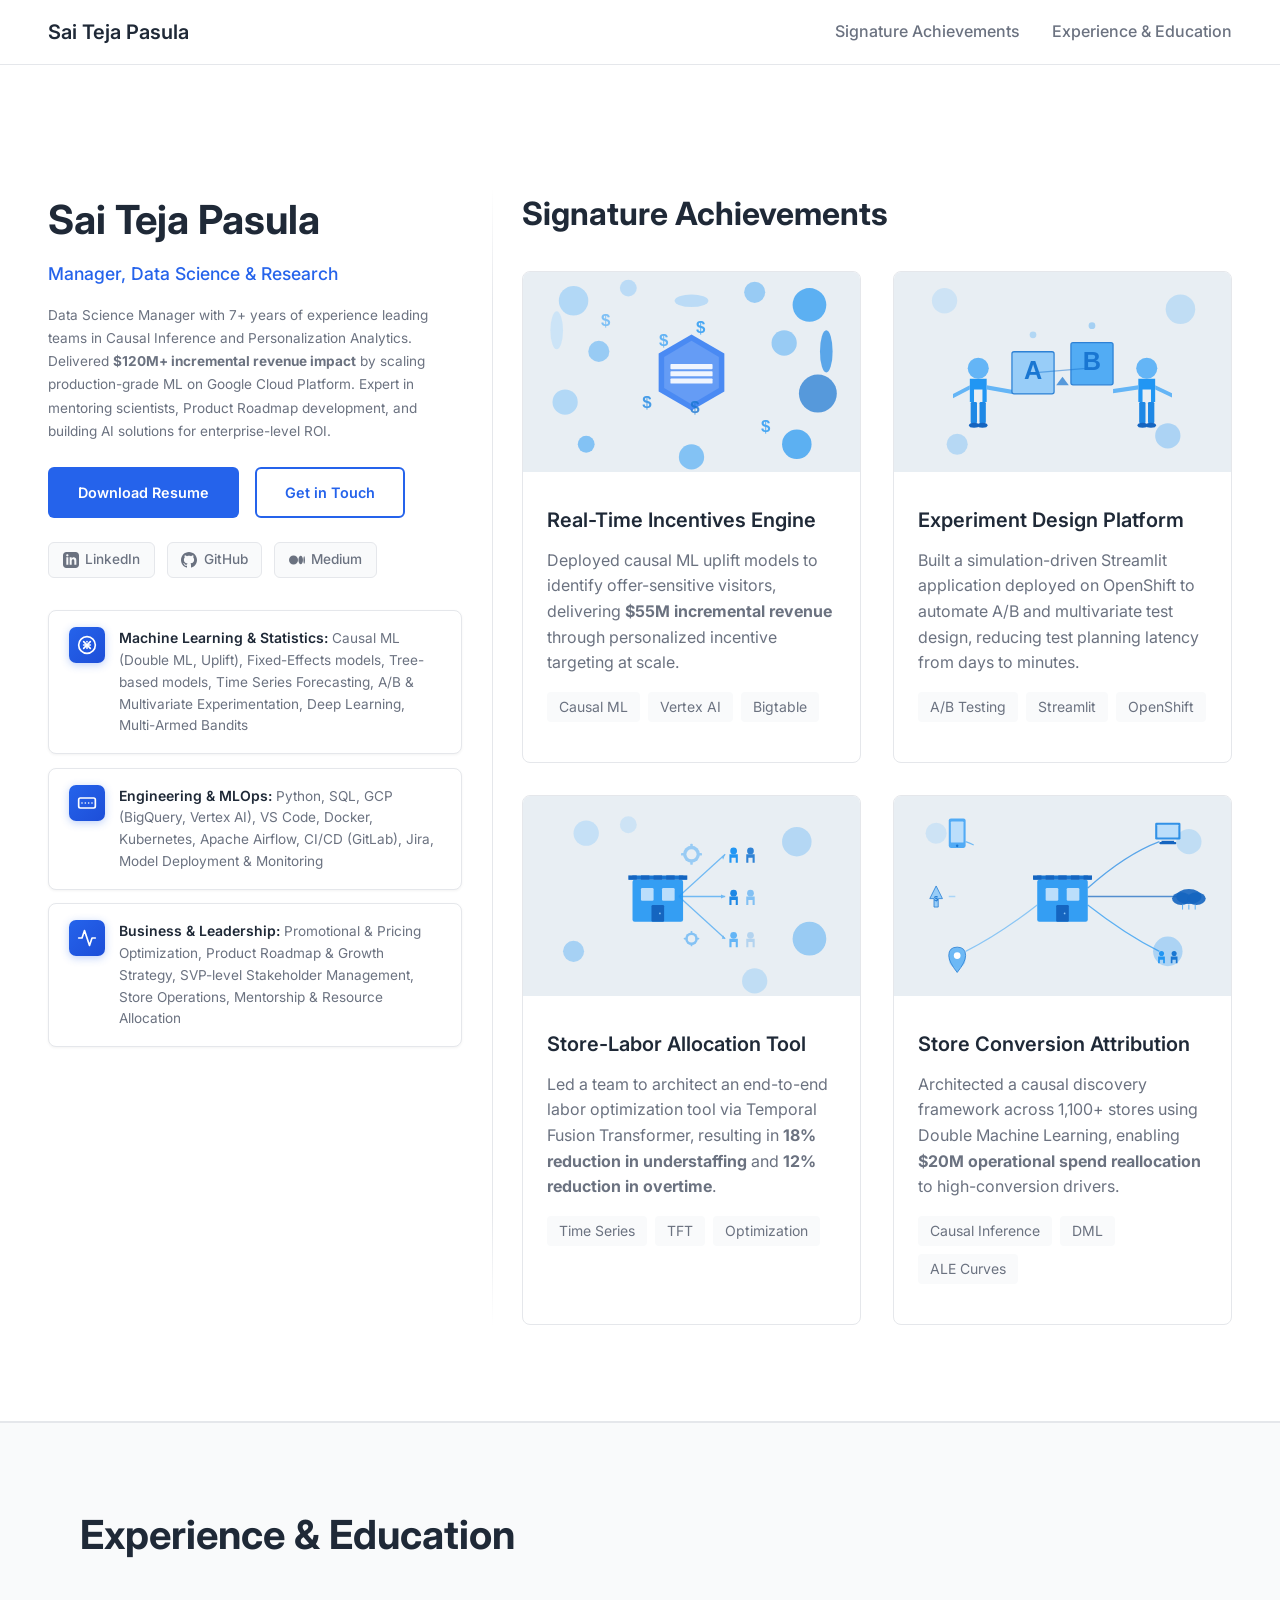
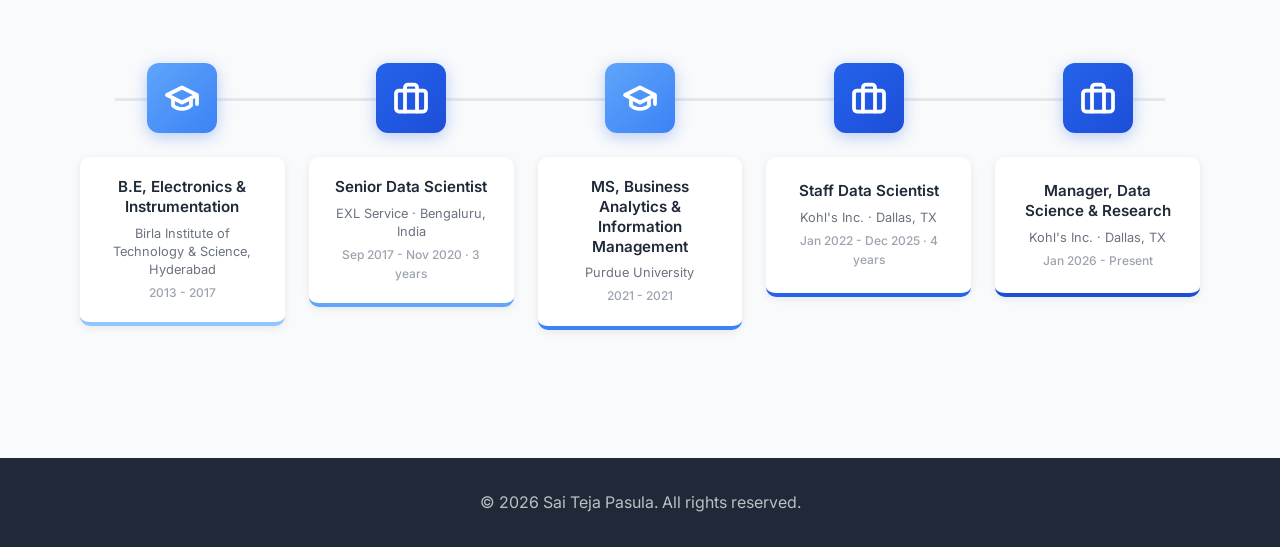
<file: index.html>
<!DOCTYPE html>
<html lang="en">
<head>
    <meta charset="UTF-8">
    <meta name="viewport" content="width=device-width, initial-scale=1.0">
    <title>Sai Teja Pasula | Data Science Manager</title>
    <link rel="icon" type="image/png" href="images/favicon.png">
    <link href="https://fonts.googleapis.com/css2?family=Inter:wght@300;400;500;600;700&display=swap" rel="stylesheet">
    <link rel="stylesheet" href="css/minimal-style.css">
    <link rel="stylesheet" href="css/career-path.css">
</head>
<body>
    <!-- Navigation -->
    <nav class="navbar">
        <div class="container">
            <div class="nav-brand">Sai Teja Pasula</div>
            <div class="nav-links">
                <a href="#projects">Signature Achievements</a>
                <a href="#experience">Experience & Education</a>
            </div>
        </div>
    </nav>

    <!-- Hero and Projects Combined Section -->
    <section class="hero-projects-combined" id="home">
        <div class="container">
            <div class="hero-projects-wrapper">
                <!-- Left: Hero Content -->
                <div class="hero-content">
                    <h1 class="hero-title">Sai Teja Pasula</h1>
                    <h2 class="hero-subtitle">Manager, Data Science & Research</h2>
                    <p class="hero-description">
                        Data Science Manager with 7+ years of experience leading teams in Causal Inference and Personalization Analytics. Delivered <strong>$120M+ incremental revenue impact</strong> by scaling production-grade ML on Google Cloud Platform. Expert in mentoring scientists, Product Roadmap development, and building AI solutions for enterprise-level ROI.
                    </p>
                    <div class="hero-buttons">
                        <a href="Resume.pdf" class="btn btn-primary" download>Download Resume</a>
                        <a href="mailto:saitejapasula@gmail.com" class="btn btn-secondary">Get in Touch</a>
                    </div>
                    <div class="hero-links">
                        <a href="https://www.linkedin.com/in/pst1320/" target="_blank" class="social-link">
                            <svg xmlns="http://www.w3.org/2000/svg" width="20" height="20" viewBox="0 0 24 24" fill="currentColor">
                                <path d="M19 0h-14c-2.761 0-5 2.239-5 5v14c0 2.761 2.239 5 5 5h14c2.762 0 5-2.239 5-5v-14c0-2.761-2.238-5-5-5zm-11 19h-3v-11h3v11zm-1.5-12.268c-.966 0-1.75-.79-1.75-1.764s.784-1.764 1.75-1.764 1.75.79 1.75 1.764-.783 1.764-1.75 1.764zm13.5 12.268h-3v-5.604c0-3.368-4-3.113-4 0v5.604h-3v-11h3v1.765c1.396-2.586 7-2.777 7 2.476v6.759z"/>
                            </svg>
                            <span>LinkedIn</span>
                        </a>
                        <a href="https://github.com/saiteja-2811" target="_blank" class="social-link">
                            <svg xmlns="http://www.w3.org/2000/svg" width="20" height="20" viewBox="0 0 24 24" fill="currentColor">
                                <path d="M12 0c-6.626 0-12 5.373-12 12 0 5.302 3.438 9.8 8.207 11.387.599.111.793-.261.793-.577v-2.234c-3.338.726-4.033-1.416-4.033-1.416-.546-1.387-1.333-1.756-1.333-1.756-1.089-.745.083-.729.083-.729 1.205.084 1.839 1.237 1.839 1.237 1.07 1.834 2.807 1.304 3.492.997.107-.775.418-1.305.762-1.604-2.665-.305-5.467-1.334-5.467-5.931 0-1.311.469-2.381 1.236-3.221-.124-.303-.535-1.524.117-3.176 0 0 1.008-.322 3.301 1.23.957-.266 1.983-.399 3.003-.404 1.02.005 2.047.138 3.006.404 2.291-1.552 3.297-1.23 3.297-1.23.653 1.653.242 2.874.118 3.176.77.84 1.235 1.911 1.235 3.221 0 4.609-2.807 5.624-5.479 5.921.43.372.823 1.102.823 2.222v3.293c0 .319.192.694.801.576 4.765-1.589 8.199-6.086 8.199-11.386 0-6.627-5.373-12-12-12z"/>
                            </svg>
                            <span>GitHub</span>
                        </a>
                        <a href="https://saitejapasula.medium.com/" target="_blank" class="social-link">
                            <svg xmlns="http://www.w3.org/2000/svg" width="20" height="20" viewBox="0 0 24 24" fill="currentColor">
                                <path d="M13.54 12a6.8 6.8 0 01-6.77 6.82A6.8 6.8 0 010 12a6.8 6.8 0 016.77-6.82A6.8 6.8 0 0113.54 12zM20.96 12c0 3.54-1.51 6.42-3.38 6.42-1.87 0-3.39-2.88-3.39-6.42s1.52-6.42 3.39-6.42 3.38 2.88 3.38 6.42M24 12c0 3.17-.53 5.75-1.19 5.75-.66 0-1.19-2.58-1.19-5.75s.53-5.75 1.19-5.75C23.47 6.25 24 8.83 24 12z"/>
                            </svg>
                            <span>Medium</span>
                        </a>
                    </div>
                    <div class="hero-skills">
                        <div class="skill-pill">
                            <div class="skill-icon-wrapper">
                                <svg xmlns="http://www.w3.org/2000/svg" width="24" height="24" viewBox="0 0 24 24" fill="none" stroke="currentColor" stroke-width="2" stroke-linecap="round" stroke-linejoin="round">
                                    <circle cx="12" cy="12" r="10"></circle>
                                    <path d="M12 16v-4"></path>
                                    <path d="M12 8h.01"></path>
                                    <path d="M8 12h8"></path>
                                    <path d="M8 8l8 8"></path>
                                    <path d="M16 8l-8 8"></path>
                                </svg>
                            </div>
                            <span class="skill-text"><strong>Machine Learning & Statistics:</strong> Causal ML (Double ML, Uplift), Fixed-Effects models, Tree-based models, Time Series Forecasting, A/B & Multivariate Experimentation, Deep Learning, Multi-Armed Bandits</span>
                        </div>
                        <div class="skill-pill">
                            <div class="skill-icon-wrapper">
                                <svg xmlns="http://www.w3.org/2000/svg" width="24" height="24" viewBox="0 0 24 24" fill="none" stroke="currentColor" stroke-width="2" stroke-linecap="round" stroke-linejoin="round">
                                    <rect x="2" y="6" width="20" height="12" rx="2"></rect>
                                    <path d="M6 12h.01"></path>
                                    <path d="M10 12h.01"></path>
                                    <path d="M14 12h.01"></path>
                                    <path d="M18 12h.01"></path>
                                </svg>
                            </div>
                            <span class="skill-text"><strong>Engineering & MLOps:</strong> Python, SQL, GCP (BigQuery, Vertex AI), VS Code, Docker, Kubernetes, Apache Airflow, CI/CD (GitLab), Jira, Model Deployment & Monitoring</span>
                        </div>
                        <div class="skill-pill">
                            <div class="skill-icon-wrapper">
                                <svg xmlns="http://www.w3.org/2000/svg" width="24" height="24" viewBox="0 0 24 24" fill="none" stroke="currentColor" stroke-width="2" stroke-linecap="round" stroke-linejoin="round">
                                    <polyline points="22 12 18 12 15 21 9 3 6 12 2 12"></polyline>
                                </svg>
                            </div>
                            <span class="skill-text"><strong>Business & Leadership:</strong> Promotional & Pricing Optimization, Product Roadmap & Growth Strategy, SVP-level Stakeholder Management, Store Operations, Mentorship & Resource Allocation</span>
                        </div>
                    </div>
                </div>

                <!-- Right: Projects -->
                <div class="projects-content" id="projects">
                    <h2 class="section-title">Signature Achievements</h2>
                    <div class="projects-grid-2x2">
                        <div class="project-card">
                            <img src="images/realtime-incentives.svg" alt="Real-Time Incentives">
                            <div class="project-content">
                                <h3>Real-Time Incentives Engine</h3>
                                <p>Deployed causal ML uplift models to identify offer-sensitive visitors, delivering <strong>$55M incremental revenue</strong> through personalized incentive targeting at scale.</p>
                                <div class="project-tags">
                                    <span>Causal ML</span>
                                    <span>Vertex AI</span>
                                    <span>Bigtable</span>
                                </div>
                            </div>
                        </div>

                        <div class="project-card">
                            <img src="images/experiment-design.svg" alt="Experiment Design">
                            <div class="project-content">
                                <h3>Experiment Design Platform</h3>
                                <p>Built a simulation-driven Streamlit application deployed on OpenShift to automate A/B and multivariate test design, reducing test planning latency from days to minutes.</p>
                                <div class="project-tags">
                                    <span>A/B Testing</span>
                                    <span>Streamlit</span>
                                    <span>OpenShift</span>
                                </div>
                            </div>
                        </div>

                        <div class="project-card">
                            <img src="images/store-labor.svg" alt="Store Labor Allocation">
                            <div class="project-content">
                                <h3>Store-Labor Allocation Tool</h3>
                                <p>Led a team to architect an end-to-end labor optimization tool via Temporal Fusion Transformer, resulting in <strong>18% reduction in understaffing</strong> and <strong>12% reduction in overtime</strong>.</p>
                                <div class="project-tags">
                                    <span>Time Series</span>
                                    <span>TFT</span>
                                    <span>Optimization</span>
                                </div>
                            </div>
                        </div>

                        <div class="project-card">
                            <img src="images/conversion-attribution.svg" alt="Store Conversion Attribution">
                            <div class="project-content">
                                <h3>Store Conversion Attribution</h3>
                                <p>Architected a causal discovery framework across 1,100+ stores using Double Machine Learning, enabling <strong>$20M operational spend reallocation</strong> to high-conversion drivers.</p>
                                <div class="project-tags">
                                    <span>Causal Inference</span>
                                    <span>DML</span>
                                    <span>ALE Curves</span>
                                </div>
                            </div>
                        </div>
                    </div>
                </div>
            </div>
        </div>
    </section>

    <!-- Career Path Section -->
    <section class="career-path" id="experience">
        <div class="container">
            <h2 class="section-title">Experience & Education</h2>
            <div class="timeline">
                <div class="timeline-item" data-type="education" data-step="1">
                    <div class="timeline-marker">
                        <svg xmlns="http://www.w3.org/2000/svg" width="32" height="32" viewBox="0 0 24 24" fill="none" stroke="currentColor" stroke-width="2" stroke-linecap="round" stroke-linejoin="round">
                            <path d="M22 10v6M2 10l10-5 10 5-10 5z"></path>
                            <path d="M6 12v5c3 3 9 3 12 0v-5"></path>
                        </svg>
                    </div>
                    <div class="timeline-content">
                        <h3>B.E, Electronics & Instrumentation</h3>
                        <p class="company">Birla Institute of Technology & Science, Hyderabad</p>
                        <p class="duration">2013 - 2017</p>
                    </div>
                    <div class="timeline-details" style="display: none;">
                        <div class="details-content">
                            <h4>Education Highlights</h4>
                            <ul>
                                <li>Bachelor of Engineering in Electronics & Instrumentation</li>
                                <li>Focus on signal processing, control systems, and embedded systems</li>
                                <li>Built foundation in mathematics, statistics, and programming</li>
                                <li>Developed strong analytical and problem-solving skills</li>
                            </ul>
                        </div>
                    </div>
                </div>
                
                <div class="timeline-item" data-type="work" data-step="2">
                    <div class="timeline-marker">
                        <svg xmlns="http://www.w3.org/2000/svg" width="32" height="32" viewBox="0 0 24 24" fill="none" stroke="currentColor" stroke-width="2" stroke-linecap="round" stroke-linejoin="round">
                            <rect x="2" y="7" width="20" height="14" rx="2" ry="2"></rect>
                            <path d="M16 21V5a2 2 0 0 0-2-2h-4a2 2 0 0 0-2 2v16"></path>
                        </svg>
                    </div>
                    <div class="timeline-content">
                        <h3>Senior Data Scientist</h3>
                        <p class="company">EXL Service · Bengaluru, India</p>
                        <p class="duration">Sep 2017 - Nov 2020 · 3 years</p>
                    </div>
                    <div class="timeline-details" style="display: none;">
                        <div class="details-content">
                            <h4>Broadcasting Analytics</h4>
                            <ul>
                                <li>Engineered high-precision regression models (Adj-R² ≈ 0.92) to identify structural viewership drivers, providing the executive team with actionable insights into audience behavior</li>
                                <li>Leveraged viewership insights to steer a $30M broadcaster contract negotiation, providing the data-driven evidence required for executive-level valuation and risk mitigation</li>
                            </ul>
                            <h4>Customer Retention Framework</h4>
                            <ul>
                                <li>Developed a predictive churn-propensity framework to identify at-risk customers over a 3-month horizon</li>
                                <li>Designed and implemented targeted retention strategies that reduced churn by 8% over 15 months, significantly increasing Customer Lifetime Value and long-term retention</li>
                            </ul>
                            <h4>Fan-Base Behavioral Segmentation</h4>
                            <ul>
                                <li>Applied advanced clustering techniques to architect multi-dimensional audience profiles across merchandise, fantasy sports, and ticketing behaviors</li>
                                <li>Delivered an actionable segmentation framework that powered personalized marketing campaigns, resulting in a 4% increase in merchandise purchases and ticket revenue</li>
                            </ul>
                        </div>
                    </div>
                </div>
                
                <div class="timeline-item" data-type="education" data-step="3">
                    <div class="timeline-marker">
                        <svg xmlns="http://www.w3.org/2000/svg" width="32" height="32" viewBox="0 0 24 24" fill="none" stroke="currentColor" stroke-width="2" stroke-linecap="round" stroke-linejoin="round">
                            <path d="M22 10v6M2 10l10-5 10 5-10 5z"></path>
                            <path d="M6 12v5c3 3 9 3 12 0v-5"></path>
                        </svg>
                    </div>
                    <div class="timeline-content">
                        <h3>MS, Business Analytics & Information Management</h3>
                        <p class="company">Purdue University</p>
                        <p class="duration">2021 - 2021</p>
                    </div>
                    <div class="timeline-details" style="display: none;">
                        <div class="details-content">
                            <h4>Program Highlights</h4>
                            <ul>
                                <li>Master of Science in Business Analytics & Information Management</li>
                                <li>Advanced coursework in machine learning, optimization, and causal inference</li>
                                <li>Business strategy and data-driven decision making</li>
                                <li>Capstone projects with Fortune 500 companies</li>
                                <li>Strong focus on practical application of analytics in business contexts</li>
                            </ul>
                        </div>
                    </div>
                </div>
                
                <div class="timeline-item" data-type="work" data-step="4">
                    <div class="timeline-marker">
                        <svg xmlns="http://www.w3.org/2000/svg" width="32" height="32" viewBox="0 0 24 24" fill="none" stroke="currentColor" stroke-width="2" stroke-linecap="round" stroke-linejoin="round">
                            <rect x="2" y="7" width="20" height="14" rx="2" ry="2"></rect>
                            <path d="M16 21V5a2 2 0 0 0-2-2h-4a2 2 0 0 0-2 2v16"></path>
                        </svg>
                    </div>
                    <div class="timeline-content">
                        <h3>Staff Data Scientist</h3>
                        <p class="company">Kohl's Inc. · Dallas, TX</p>
                        <p class="duration">Jan 2022 - Dec 2025 · 4 years</p>
                    </div>
                    <div class="timeline-details" style="display: none;">
                        <div class="details-content">
                            <h4>Kohl's Cash Gift Targeting</h4>
                            <ul>
                                <li>Developed a T-Learner uplift framework to optimize marketing budget allocation via Marginal ROI (mROI) maximization for lapsed customer re-engagement</li>
                                <li>Increased campaign efficiency from 1.3x to 2.0x mROI and productionized Vertex AI pipelines for monthly scoring of 20M+ customers, delivering $40M in annual incremental sales</li>
                            </ul>
                            <h4>Dynamic Pricing System</h4>
                            <ul>
                                <li>Developed a pricing engine using XGBoost and ALEs to capture price elasticity across 50k+ Styles and 500k+ SKUs</li>
                                <li>Engineered Vertex AI Pipelines to automate monthly model refreshes and batch deployment, delivering optimized price points and elasticity coefficients directly to downstream engineering teams via BigQuery</li>
                            </ul>
                            <h4>Experimentation Design Platform</h4>
                            <ul>
                                <li>Built a simulation-driven Streamlit application and deployed it on OpenShift to automate A/B and multivariate test design</li>
                                <li>Integrated power analysis and sensitivity simulations to optimize sample allocation under budget constraints, reducing test planning latency from days to minutes and increasing enterprise experimentation velocity</li>
                            </ul>
                        </div>
                    </div>
                </div>
                
                <div class="timeline-item" data-type="work" data-step="5">
                    <div class="timeline-marker">
                        <svg xmlns="http://www.w3.org/2000/svg" width="32" height="32" viewBox="0 0 24 24" fill="none" stroke="currentColor" stroke-width="2" stroke-linecap="round" stroke-linejoin="round">
                            <rect x="2" y="7" width="20" height="14" rx="2" ry="2"></rect>
                            <path d="M16 21V5a2 2 0 0 0-2-2h-4a2 2 0 0 0-2 2v16"></path>
                        </svg>
                    </div>
                    <div class="timeline-content">
                        <h3>Manager, Data Science & Research</h3>
                        <p class="company">Kohl's Inc. · Dallas, TX</p>
                        <p class="duration">Jan 2026 - Present</p>
                    </div>
                    <div class="timeline-details" style="display: none;">
                        <div class="details-content">
                            <h4>Real-Time Incentives Engine</h4>
                            <ul>
                                <li>Spearheaded four data scientists to deploy a Real-Time incentives engine and delivered $55M incremental revenue by identifying offer-sensitive website visitors via Causal ML uplift models with Qini AUC ≈ 4%</li>
                                <li>Designed a hybrid serving architecture, integrating Vertex AI endpoint for logged-out visitors and Bigtable batch serving for logged-in users</li>
                            </ul>
                            <h4>Store-Labor Allocation Tool</h4>
                            <ul>
                                <li>Led a team of three data scientists to architect an end-to-end labor optimization tool, delivering a 7.5% MAPE (370 bps reduction w.r.t legacy forecast) via a Temporal Fusion Transformer (TFT) architecture for store-day sales forecasts</li>
                                <li>Productionized bi-weekly model refreshes through Vertex AI pipelines and integrated forecasts into a Streamlit allocation tool for shift planning, resulting in a 18% reduction in understaffing and a 12% reduction in overtime</li>
                            </ul>
                            <h4>Store Conversion Attribution</h4>
                            <ul>
                                <li>Architected a causal discovery framework across 1,100+ stores using Double Machine Learning (DML) and ALE curves to quantify the impact of key drivers on store conversion</li>
                                <li>Automated quarterly model refreshes through Vertex AI pipelines for seasonal drivers, enabling store operations to reallocate $20M in operational spend to high-conversion drivers in Q4 2025</li>
                            </ul>
                        </div>
                    </div>
                </div>
            </div>
        </div>
    </section>


    <!-- Footer -->
    <footer class="footer">
        <div class="container">
            <p>&copy; 2026 Sai Teja Pasula. All rights reserved.</p>
        </div>
    </footer>

    <script src="js/minimal-script.js"></script>
</body>
</html>
</file>
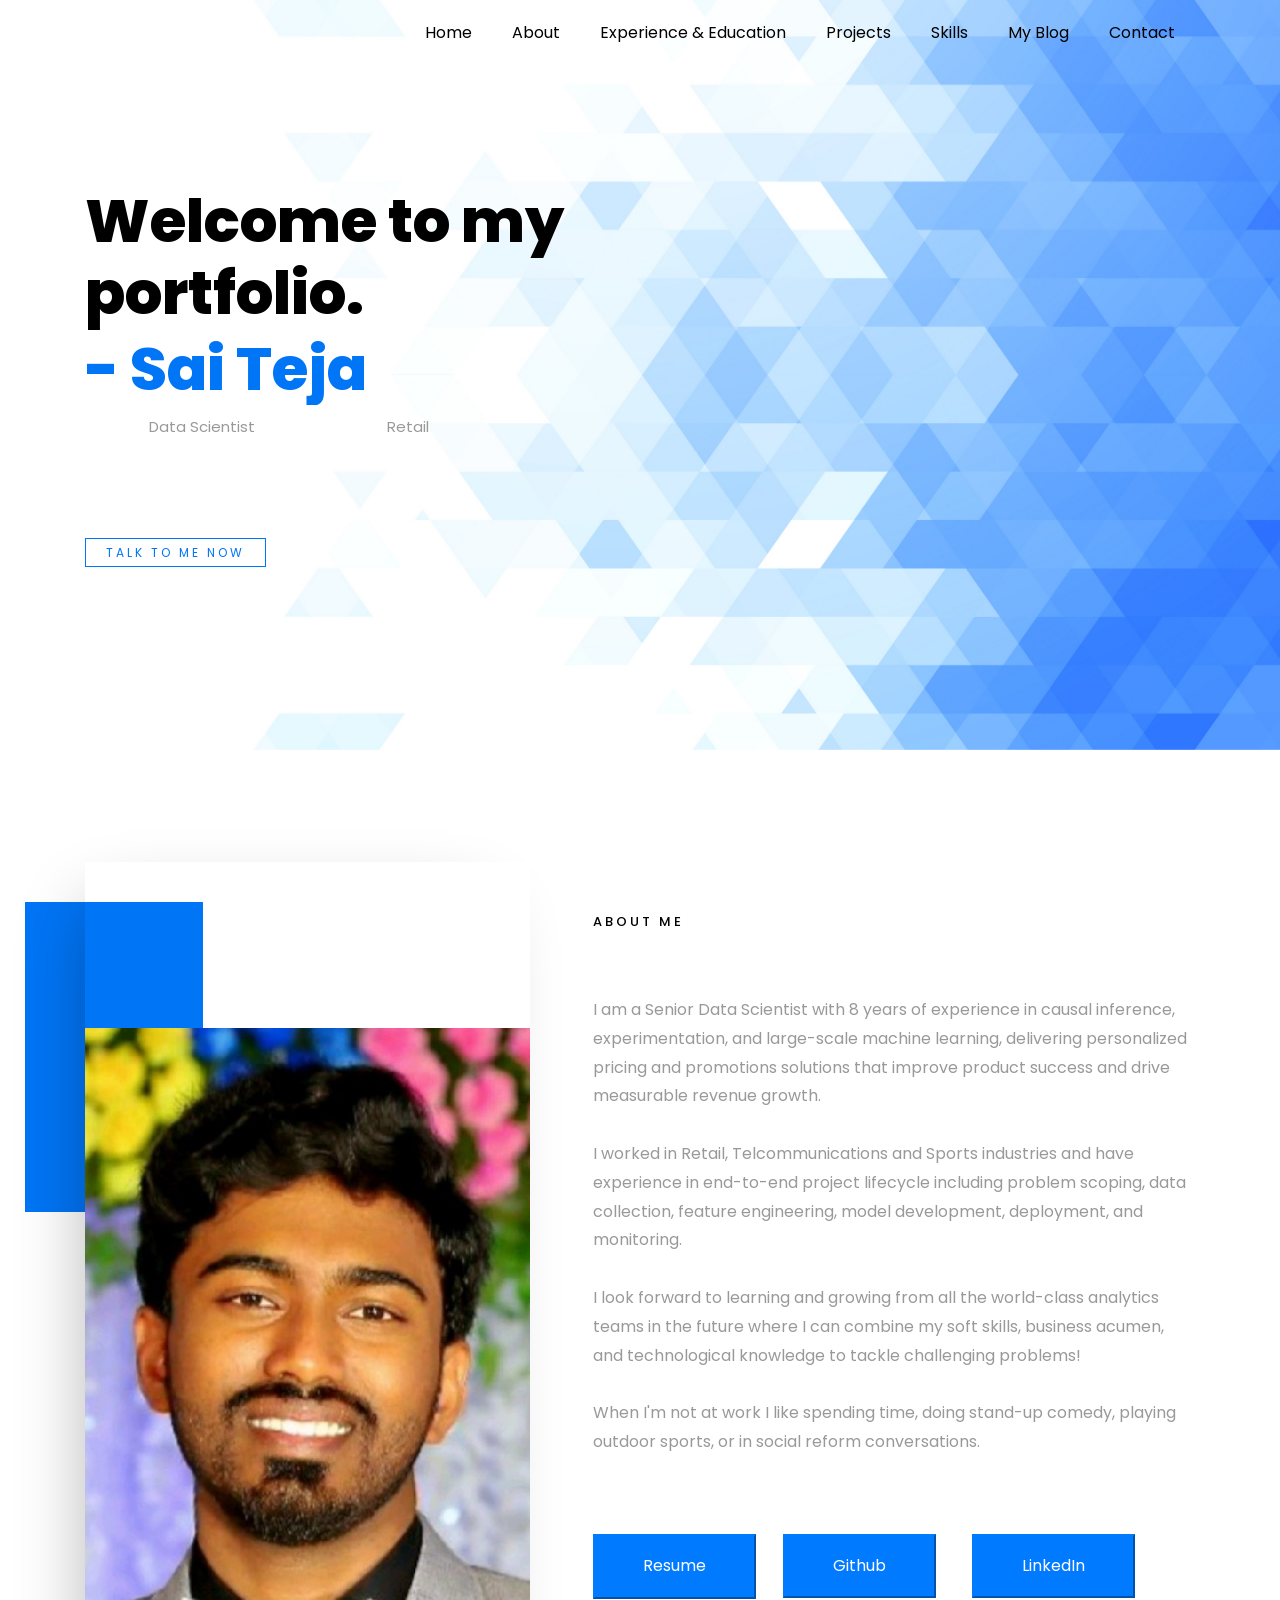
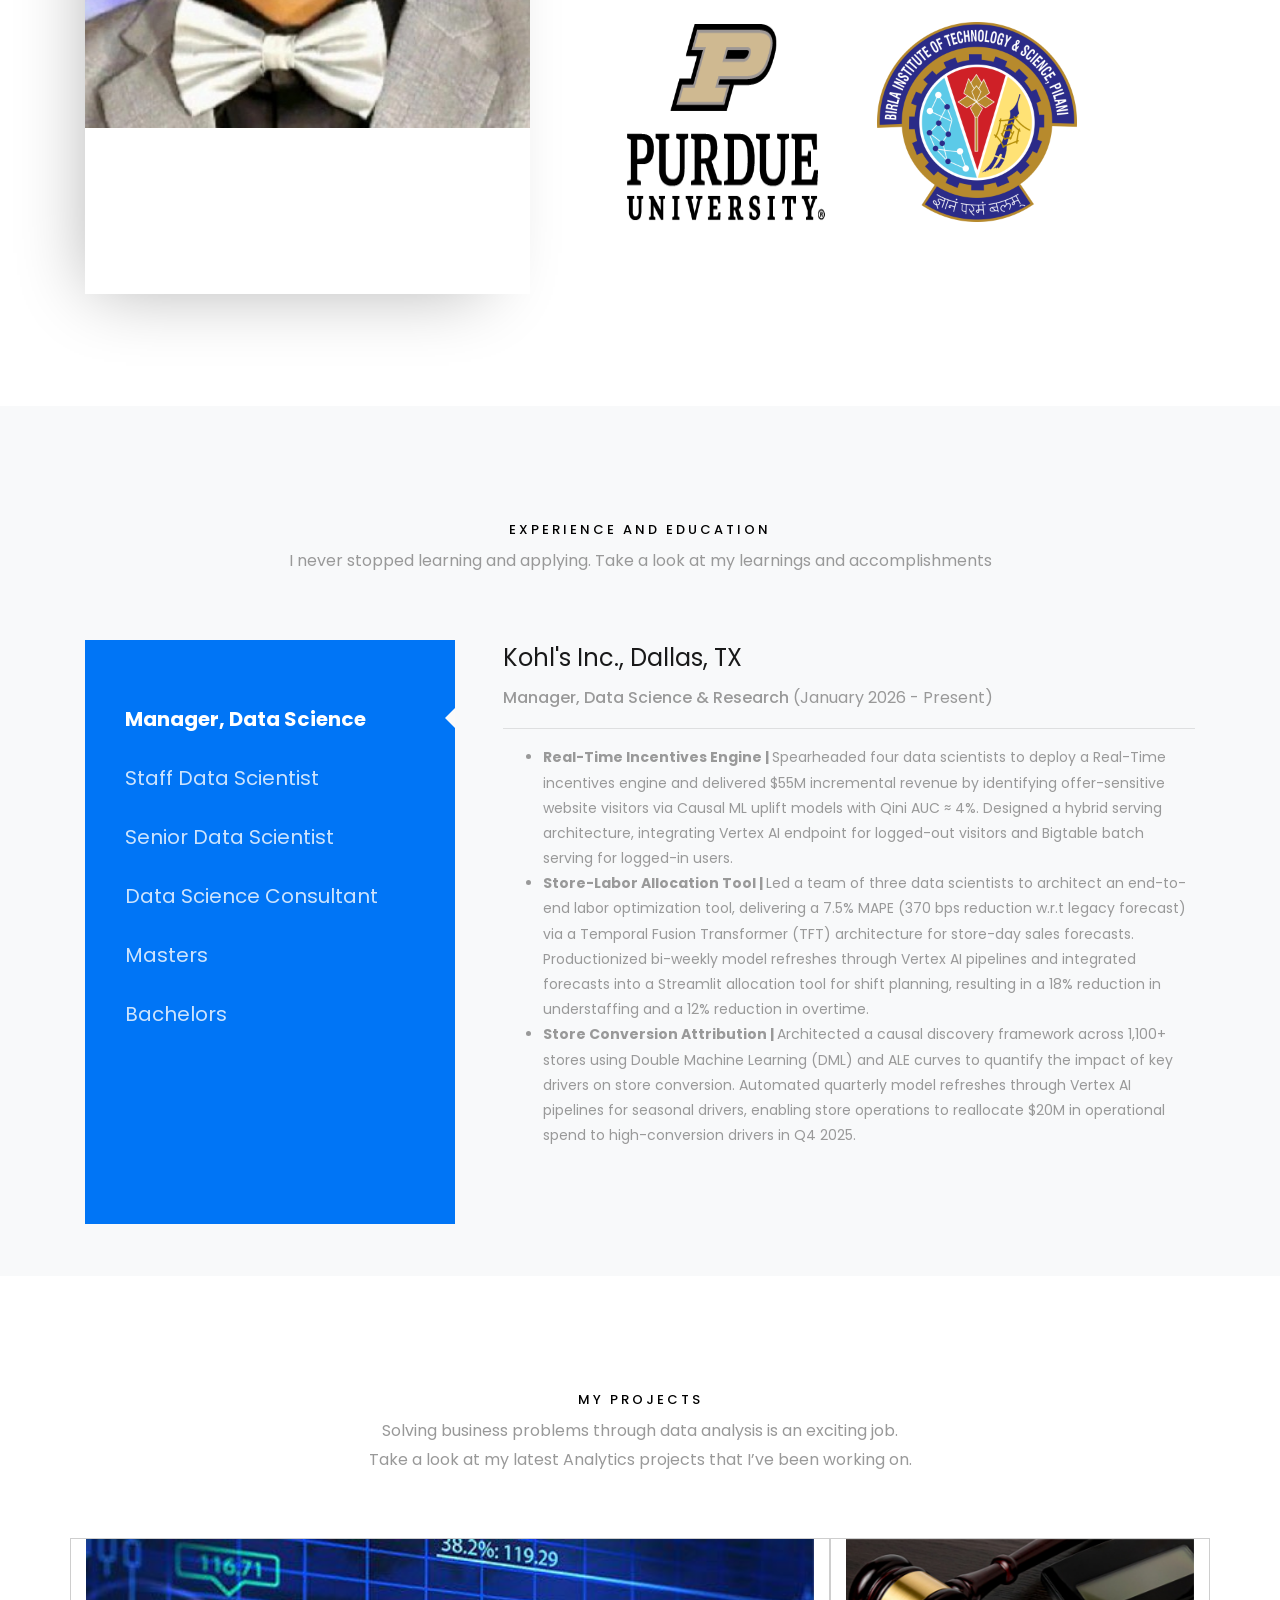
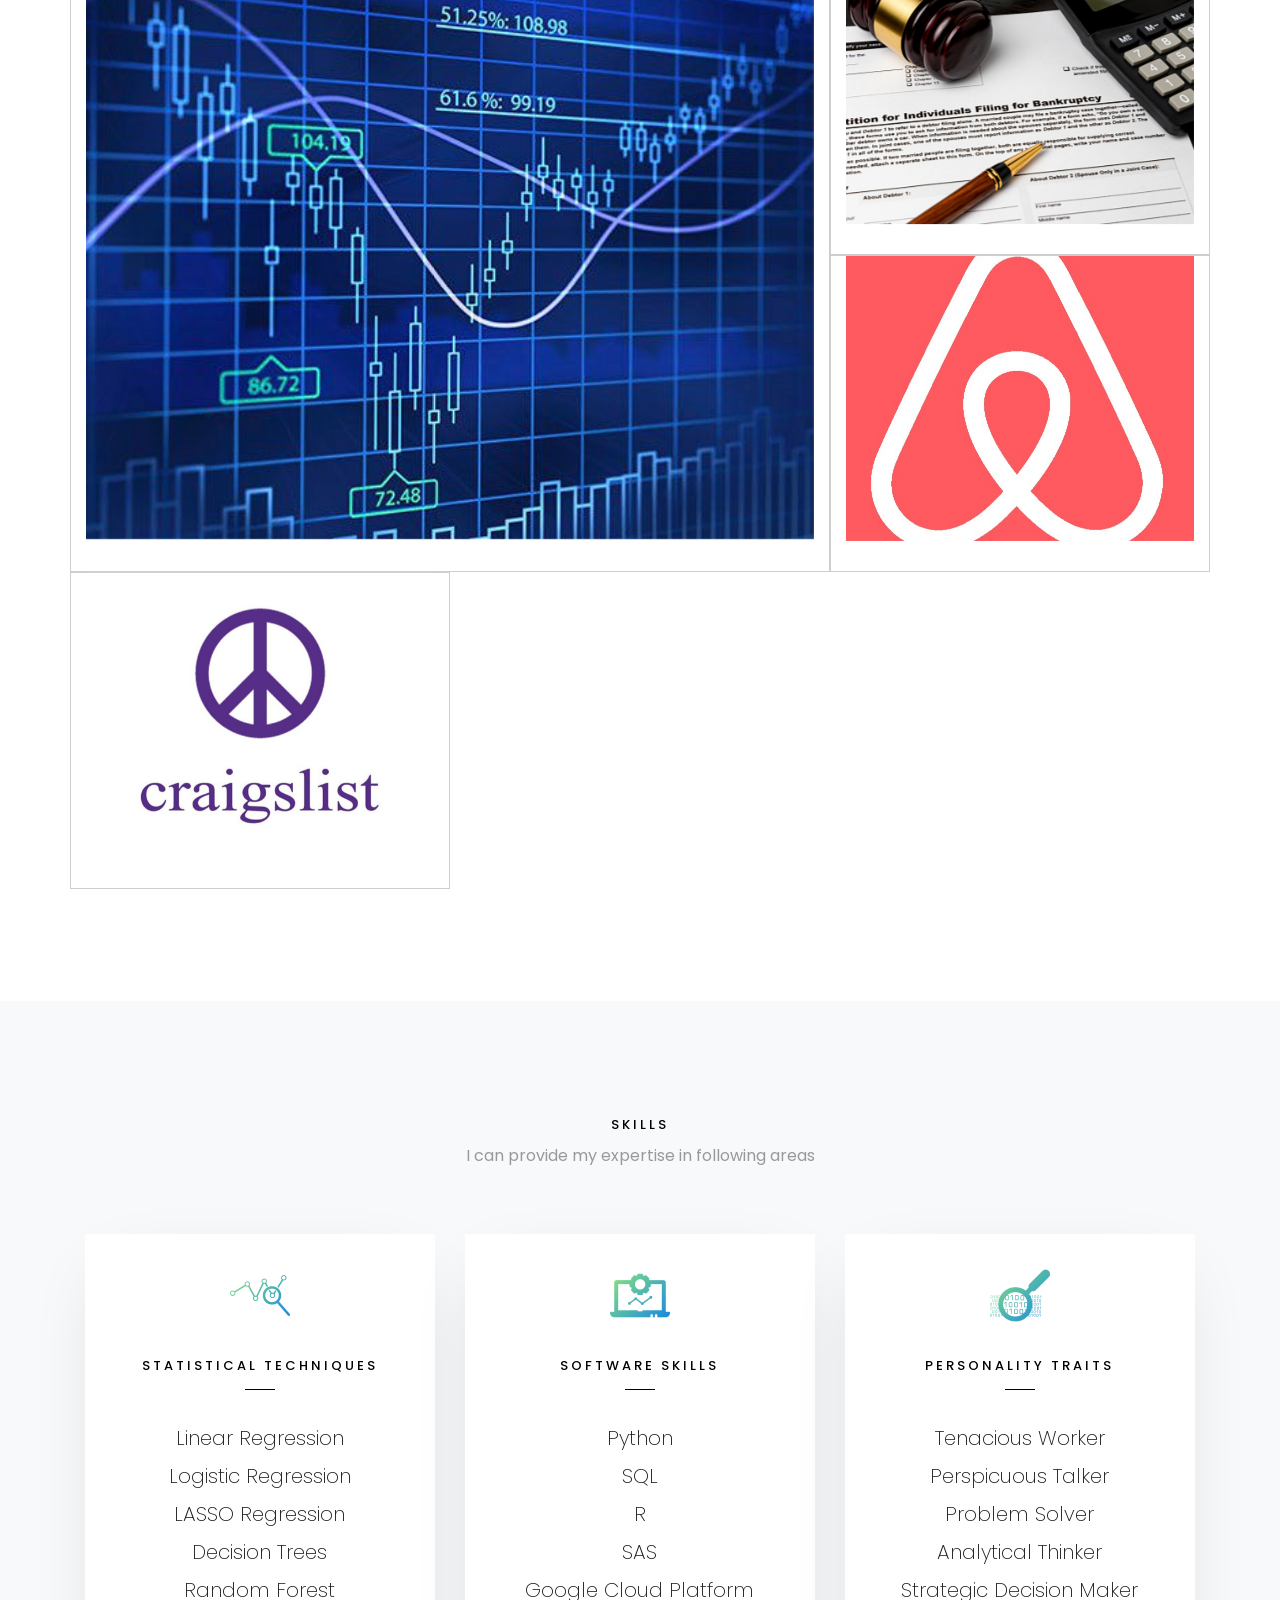
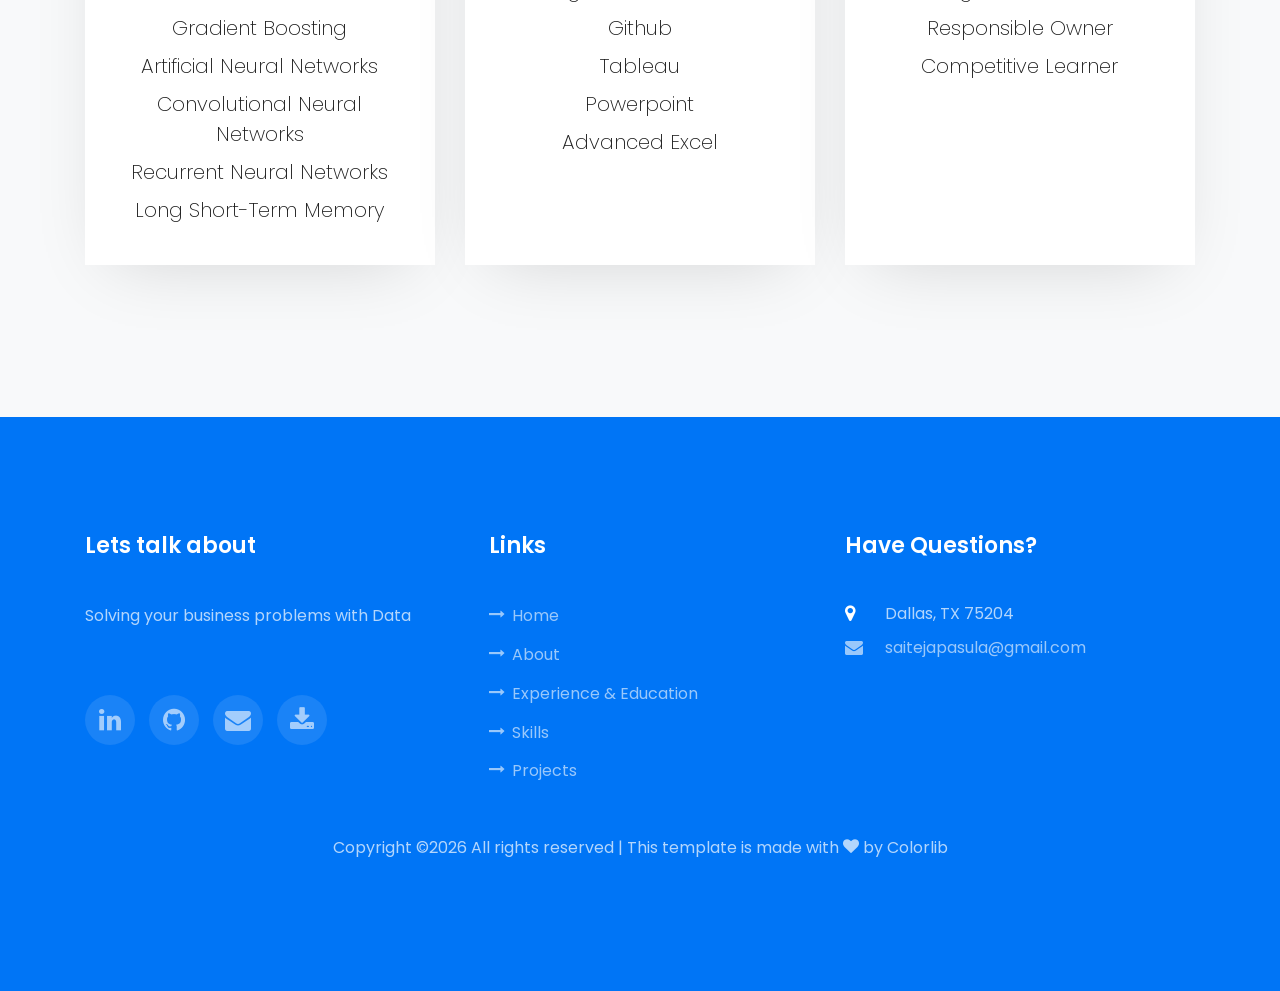
<file: index_old.html>
<!DOCTYPE html>
<html lang="en">

<!--Top Ribbon Section-->
  <head>
    <title>Sai Teja Pasula's Portfolio</title>
    <meta charset="utf-8">
    <meta name="viewport" content="width=device-width, initial-scale=1, shrink-to-fit=no">
    
    <link href="https://fonts.googleapis.com/css?family=Poppins:100,200,300,400,500,600,700,800,900" rel="stylesheet">

    <link rel="stylesheet" href="css/open-iconic-bootstrap.min.css">
    <link rel="stylesheet" href="css/animate.css">
    
    <link rel="stylesheet" href="css/owl.carousel.min.css">
    <link rel="stylesheet" href="css/owl.theme.default.min.css">
    <link rel="stylesheet" href="css/magnific-popup.css">

    <link rel="stylesheet" href="css/aos.css">

    <link rel="stylesheet" href="css/ionicons.min.css">
    
    <link rel="stylesheet" href="css/flaticon.css">
    <link rel="stylesheet" href="css/icomoon.css">
    <link rel="stylesheet" href="css/style.css">
	<link rel="icon" type="image/png" href="images/favicon.png">
	<link rel="icon" type="image/png" href="/images/favicon.png">
  </head>
  <body data-spy="scroll" data-target=".site-navbar-target" data-offset="300">
	  
	  
    <nav class="navbar navbar-expand-lg navbar-dark ftco_navbar bg-dark ftco-navbar-light site-navbar-target" id="ftco-navbar">
	    <div class="container">
	      <a class="navbar-brand" href="index.html"></a>
	      <button class="navbar-toggler js-fh5co-nav-toggle fh5co-nav-toggle" type="button" data-toggle="collapse" data-target="#ftco-nav" aria-controls="ftco-nav" aria-expanded="false" aria-label="Toggle navigation">
	        <span class="oi oi-menu"></span> Menu
	      </button>

	      <div class="collapse navbar-collapse" id="ftco-nav">
	        <ul class="navbar-nav nav ml-auto">
	          <li class="nav-item"><a href="#home-section" class="nav-link"><span>Home</span></a></li>
	          <li class="nav-item"><a href="#about-section" class="nav-link"><span>About</span></a></li>
	          <li class="nav-item"><a href="#services-section" class="nav-link"><span>Experience & Education</span></a></li>
			  <li class="nav-item"><a href="#projects-section" class="nav-link"><span>Projects</span></a></li>
			  <li class="nav-item"><a href="#skills-section" class="nav-link"><span>Skills</span></a></li>
	           <li class="nav-item"><a href="https://saitejapasula.medium.com/" class="nav-link" target="_blank"><span>My Blog</span></a></li>
	          <li class="nav-item"><a href="#contact-section" class="nav-link"><span>Contact</span></a></li>
	        </ul>
	      </div>
	    </div>
	  </nav>

<!--home-section starts -->
	  <section id="home-section" class="hero">
		  <div class="home-slider  owl-carousel">
	      <div class="slider-item" style="background-image:url(images/background.jpg);">
	      	<div class="overlay">
	      	</div>
	        <div class="container">
	          <div class="row d-flex no-gutters slider-text align-items-end justify-content-end" data-scrollax-parent="true">
		          <div class="one-forth d-flex align-items-center ftco-animate" data-scrollax=" properties: { translateY: '90%' }">
		          	<div class="text">
			            <h1 class="mb-10 mt-3">Welcome to my portfolio.<br><span id='shiv'>- Sai Teja</span></br></h1>
						
						<div style="padding-bottom:4px" id="slotmachine">
							<div class="sl_frame col-md-4">
								<ul class="slot-machine no-bullets" style="text-align:right">
								  <li>Data Scientist</li>
								  <li>Consultant</li>
								  <li>Business Analyst</li>
								</ul>
							</div>
							<div class="sl_frame col-md-4">
								<ul class="slot-machine no-bullets" style="text-align:right">
								  <li>Retail</li>
								  <li>Telecommunications</li>
								  <li>Sports</li>
								</ul>
							</div>

						</div>
						
						<div id="section07" class="demo">
							<a href="#about-section" class="nav-link"><span></span><span></span><span></span></a>
						</div>
						
			            <p><a href="#contact-section" class="btn-custom homebutton" data-animation="fadeInRight" data-delay="1.0s" style="animation-delay:1s;">Talk to me now</a></p>

		            </div>
		          </div>
	        	</div>
	        </div>
	      </div>
	    </div>
    </section>
<!--home-section ends -->


<!--about-section starts -->
    <section class="ftco-about ftco-counter img ftco-section" id="about-section">
    	<div class="container">
    		<div class="row d-flex">
    			<div class="col-md-6 col-lg-5 d-flex">
    				<div class="img-about img d-flex align-items-stretch">
    					<div class="overlay"></div>
	    				<div class="img d-flex align-self-stretch align-items-center" style="background-image:url(images/PST_new.png);background-size: auto 700px;">
	    				</div>
    				</div>
    			</div>
    			<div class="col-md-6 col-lg-7 pl-lg-5 py-5">
    				<div class="row justify-content-start pb-3">
		          <div class="col-md-12 heading-section ftco-animate">
		          	 <span class="subheading">About Me</span>
					<p>
					<br/><br/>
					I am a Senior Data Scientist with 8 years of experience in causal inference, experimentation, and large-scale machine learning, delivering personalized pricing and promotions solutions that improve product success and drive measurable revenue growth. 
					<br/><br/>
					I worked in Retail, Telcommunications and Sports industries and have experience in end-to-end project lifecycle including problem scoping, data collection, feature engineering, model development, deployment, and monitoring.  
					<br/><br/>
					I look forward to learning and growing from all the world-class analytics teams in the future where I can combine my soft skills, business acumen, and technological knowledge to tackle challenging problems!
					<br/><br/>
					When I'm not at work I like spending time, doing stand-up comedy, playing outdoor sports, or in social reform conversations.
					<br/><br/>
					</p>
		          </div>
		        </div>

	          <div class="counter-wrap ftco-animate d-flex mt-md-3">
	          	<div class="row">
	          		<div class="col-md-4">
	                	<a href='Resume.pdf' download="Resume_SaiTejaPasula" target="_blank"><input href="" type="submit" value="Resume" class="btn-primary py-3 px-5 aboutmebutton"></a>
          			</div>
          			<div class="col-md-4">
	                	<a href='https://github.com/saiteja-2811' target="_blank"><input type="submit" value="Github" class="btn-primary py-3 px-5 aboutmebutton"></a>
	                </div>
          			<div class="col-md-4">
	                	<a href='https://www.linkedin.com/in/pst1320/' target="_blank"><input type="submit" value="LinkedIn" class="btn-primary py-3 px-5 aboutmebutton"></a>
	                </div>
          		</div>
              	</div>
				
				<div class="counter-wrap ftco-animate d-flex">
					<div class="row">
						<div class="col-md-5 p-4 ml-4">
							<a href="https://krannert.purdue.edu/masters/business-analytics-and-information-management" target="_blank"><img src="images/Purdue.png" alt="Purdue" style="width:200px;height:200px;"></a>
						</div>
						<div class="col-md-5 p-4 ml-4">
							<a href="https://www.bits-pilani.ac.in/Hyderabad/index.aspx"  target="_blank"><img href="" src="images/bitsh.png" alt="Carlson" style="width:200px;height:200px;"></a>
						</div>
					</div>
				</div>
			  
	        </div>
        </div>
    	</div>
    </section>
<!--about-section end -->

<!--experience-section starts -->
	<section class="ftco-section ftco-services bg-light" id="services-section">
      <div class="container">
	  <div class="row justify-content-center pb-5">
          <div class="col-md-12 heading-section text-center ftco-animate">
          	<span class="subheading">Experience and Education</span>
			<p>I never stopped learning and applying. Take a look at my learnings and accomplishments</p> 
          </div>
        </div>

        <div class="row no-gutters">
          <div class="col-md-4 ftco-animate py-5 nav-link-wrap">
            <div class="nav flex-column nav-pills" id="v-pills-tab" role="tablist" aria-orientation="vertical">
		    
				<a class="nav-link px-4 active" id="v-pills-1-tab" data-toggle="pill" href="#v-pills-1" role="tab" aria-controls="v-pills-1" aria-selected="false"><span class="mr-3 flaticon-ideas"></span> Manager, Data Science</a>

				<a class="nav-link px-4" id="v-pills-2-tab" data-toggle="pill" href="#v-pills-2" role="tab" aria-controls="v-pills-2" aria-selected="false"><span class="mr-3 flaticon-ideas"></span> Staff Data Scientist</a>

				<a class="nav-link px-4" id="v-pills-3-tab" data-toggle="pill" href="#v-pills-3" role="tab" aria-controls="v-pills-3" aria-selected="false"><span class="mr-3 flaticon-ideas"></span> Senior Data Scientist</a>

				<a class="nav-link px-4" id="v-pills-6-tab" data-toggle="pill" href="#v-pills-6" role="tab" aria-controls="v-pills-6" aria-selected="false"><span class="mr-3 flaticon-flasks"></span>Data Science Consultant</a>

				<a class="nav-link px-4" id="v-pills-4-tab" data-toggle="pill" href="#v-pills-4" role="tab" aria-controls="v-pills-4" aria-selected="false"><span class="mr-3 flaticon-ideas"></span> Masters</a>
				
		    		<a class="nav-link px-4" id="v-pills-5-tab" data-toggle="pill" href="#v-pills-5" role="tab" aria-controls="v-pills-5" aria-selected="false"><span class="mr-3 flaticon-ideas"></span> Bachelors</a>

		    
              </div>
          </div>

          <div class="col-md-8 ftco-animate d-flex align-items-center">
            
            <div class="tab-content pl-md-5" id="v-pills-tabContent">
		    
	      <div class="tab-pane fade show active" id="v-pills-1" role="tabpanel" aria-labelledby="v-pills-0-tab">
                <h4>Kohl's Inc., Dallas, TX</h4>
				<h6 style="display:inline">Manager, Data Science & Research</h6><span style="text-align:right;display:inline"> (January 2026 - Present) </span>
				<hr/>
				<ul>
					<li><strong>Real-Time Incentives Engine | </strong>Spearheaded four data scientists to deploy a Real-Time incentives engine and delivered $55M incremental revenue by identifying offer-sensitive website visitors via Causal ML uplift models with Qini AUC ≈ 4%. Designed a hybrid serving architecture, integrating Vertex AI endpoint for logged-out visitors and Bigtable batch serving for logged-in users.</li>
					<li><strong>Store-Labor Allocation Tool | </strong>Led a team of three data scientists to architect an end-to-end labor optimization tool, delivering a 7.5% MAPE (370 bps reduction w.r.t legacy forecast) via a Temporal Fusion Transformer (TFT) architecture for store-day sales forecasts. Productionized bi-weekly model refreshes through Vertex AI pipelines and integrated forecasts into a Streamlit allocation tool for shift planning, resulting in a 18% reduction in understaffing and a 12% reduction in overtime.</li>
					<li><strong>Store Conversion Attribution | </strong>Architected a causal discovery framework across 1,100+ stores using Double Machine Learning (DML) and ALE curves to quantify the impact of key drivers on store conversion. Automated quarterly model refreshes through Vertex AI pipelines for seasonal drivers, enabling store operations to reallocate $20M in operational spend to high-conversion drivers in Q4 2025.</li>
                </ul>

              </div>

              <div class="tab-pane fade py-5" id="v-pills-2" role="tabpanel" aria-labelledby="v-pills-2-tab">
                <h4>Kohl's Inc., Dallas, TX</h4>
				<h6 style="display:inline">Staff Data Scientist</h6><span style="text-align:right;display:inline"> (January 2022 - December 2025) </span>
				<hr/>
				<ul>
					<li><strong>Kohl's Cash Gift Targeting | </strong>Developed a T-Learner uplift framework to optimize marketing budget allocation via Marginal ROI (mROI) maximization for lapsed customer re-engagement. Increased campaign efficiency from 1.3x to 2.0x mROI and productionized Vertex AI pipelines for monthly scoring of 20M+ customers, delivering $40M in annual incremental sales.</li>
					<li><strong>Dynamic Pricing System | </strong>Developed a pricing engine using XGBoost and ALEs to capture price elasticity across 50k+ Styles and 500k+ SKUs. Engineered Vertex AI Pipelines to automate monthly model refreshes and batch deployment, delivering optimized price points and elasticity coefficients directly to downstream engineering teams via BigQuery.</li>
					<li><strong>Experimentation Design Platform | </strong>Built a simulation-driven Streamlit application and deployed it on OpenShift to automate A/B and multivariate test design. Integrated power analysis and sensitivity simulations to optimize sample allocation under budget constraints, reducing test planning latency from days to minutes and increasing enterprise experimentation velocity.</li>
                		</ul>

              </div>

              <div class="tab-pane fade py-5" id="v-pills-3" role="tabpanel" aria-labelledby="v-pills-3-tab">
                <h4>EXL Service, Bengaluru, India</h4>
				<h6 style="display:inline">Senior Data Scientist</h6><span style="text-align:right;display:inline"> (September 2017 - November 2020) </span>
				<hr/>
				<ul>
					<li><strong>Broadcasting Analytics | </strong>Engineered high-precision regression models (Adj-R² ≈ 0.92) to identify structural viewership drivers, providing the executive team with actionable insights into audience behavior. Leveraged viewership insights to steer a $30M broadcaster contract negotiation, providing the data-driven evidence required for executive-level valuation and risk mitigation.</li>
					<li><strong>Customer Retention Framework | </strong>Developed a predictive churn-propensity framework to identify at-risk customers over a 3-month horizon. Designed and implemented targeted retention strategies that reduced churn by 8% over 15 months, significantly increasing Customer Lifetime Value and long-term retention.</li>
					<li><strong>Fan-Base Behavioral Segmentation | </strong>Applied advanced clustering techniques to architect multi-dimensional audience profiles across merchandise, fantasy sports, and ticketing behaviors. Delivered an actionable segmentation framework that powered personalized marketing campaigns, resulting in a 4% increase in merchandise purchases and ticket revenue.</li>
                		</ul>
              </div>

              <div class="tab-pane fade py-5" id="v-pills-6" role="tabpanel" aria-labelledby="v-pills-6-tab">
                <h4>Krenicki Center for Machine Learning & Business Analytics, West Lafayette, IN</h4>
				<h6 style="display:inline">Data Science Consultant</h6><span style="text-align:right;display:inline"> (June 2021 - December 2021) </span>
				<hr/>
				<ul>
					<li><strong>Lead time Forecasting | </strong>Optimized supply chain lead times, reducing forecast error by 30% and boosting customer satisfaction from 65 to 74 through accurate delivery estimates on the client's website.</li>
					<li><strong>NLP Classification on Craigslist | </strong> Designed a moderation system to flag the derogatory comments and solve the hate speech problem in craigslist discussion forums using NLP techniques with an F1 score ≈ of 0.74.</li>
                		</ul>
              </div>

              <div class="tab-pane fade py-5" id="v-pills-4" role="tabpanel" aria-labelledby="v-pills-4-tab">
                <h4>Purdue University, West Lafayette, IN<br/> Krannert School of Management</h4>
				<h6 style="display:inline">MS, Business Analytics & Information Management</h6><span style="text-align:right;display:inline"> (January 2021 - December 2021) </span>
				<hr/>
				<h10> Relevant Course Work </h10>
				<div class ='row'>
				<div class="col-md-6">
				<p>
					<span class="hidden-phone">
						<ul>
							<li>Business Analytics</li>
							<li>Data Mining</li>
							<li>Time Series Forecasting</li>
							<li>Analyzing Unstructured Data </li>
							<li>Machine Learning</li>
						</ul>
					</span>
				</p>
				</div>

				<div class="col-md-6">
				<p>
					<span class="hidden-phone">
						<ul>
							<li>Deep Learning</li>
							<li>Model Deployment</li>
							<li>Pricing Strategies & Analysis</li>
							<li>Marketing Analytics</li>
							<li>Brand Management</li>
						</ul>
					</span>
				</p>
				</div>

				</div>
              </div>

              <div class="tab-pane fade py-5" id="v-pills-5" role="tabpanel" aria-labelledby="v-pills-5-tab">
                <h4>Birla Institute of Technology & Science, Hyderabad</h4>
				<h6 style="display:inline">B.E, Electronics & Instrumentation</h6><span style="text-align:right;display:inline"> (2013 - 2017) </span>
				<hr/>
				<h10> Relevant Course Work </h10>
				<div class ='row'>
				<div class="col-md-6">
				<p>
					<span class="hidden-phone">
						<ul>
							<li>Linear Algebra</li>
							<li>Calculus</li>
							<li>Probability & Statistics</li>
							<li>C Programming</li>
						</ul>
					</span>
				</p>	
				</div>
				
				<div class="col-md-6">
				<p>
					<span class="hidden-phone">
						<ul>
							<li>Differential Equations</li>
							<li>Database Management Systems</li>
							<li>Statistical Inferences & Applications</li>
							<li>Graphs & Networks</li>
						</ul>
					</span>
				</p>	
				</div>
				</div>
              </div>

            </div>
          </div>
        </div>
      </div>
    </section>
<!--experience-section ends -->
		
<!--projects-section starts -->
	<section class="ftco-section ftco-project" id="projects-section">
    	<div class="container">
    		<div class="row justify-content-center pb-5">
          <div class="col-md-12 heading-section text-center ftco-animate">
          	<span class="subheading">My Projects</span>
            <p>Solving business problems through data analysis is an exciting job.<br/> Take a look at my latest Analytics projects that I’ve been working on.</p>
          </div>
        </div>
    		<div class="row">
    			<div class="col-md-8" style="border:1px solid #cecece;">
					<a href="https://saitejapasula.medium.com/trading-strategies-using-image-classification-e7c50cef1e35" target="_blank">
    				<div class="project img ftco-animate img-2 d-flex justify-content-center align-items-center" style="background-image: url(images/stock.jpg);cursor:pointer;">
    					<div class="overlay"></div>
	    				<div class="text text-center p-4">
	    					<span>Trading Strategies using Image Classification, Python</span>
							<hr/>
							<p style="color:rgba(255,255,255,0.8)">Constructed a decision-making tool to classify an image comprising the plot of historical daily close values of S&P Global 500 firms, to either sell or buy the stock using image recognition and deep learning techniques and obtained an F1-Score ≈ 0.94</p>
	    				</div>
    				</div>
					</a>
    			</div>
    			<div class="col-md-4">
    				<div class="row">
    					<div class="col-md-12" style="border:1px solid #cecece;">
							<div class="project img ftco-animate d-flex justify-content-center align-items-center" style="background-image: url(images/bankruptcy.jpg);cursor:pointer;">
		    					<div class="overlay"></div>
			    				<div class="text text-center p-4">
									<span>Bankruptcy Prediction </span>
									<hr/>
									<p style="color:rgba(255,255,255,0.8)">Devised a classification model to predict the bankruptcy of firms based on current financial information using gradient boosting techniques and obtained an AUC ≈ 0.93.</p>
			    				</div>
		    				</div>

	    				</div>
	    				<div class="col-md-12" style="border:1px solid #cecece;">
		    				<div class="project img ftco-animate d-flex justify-content-center align-items-center" style="background-image: url(images/airbnb.png);cursor:pointer;">
		    					<div class="overlay"></div>
			    				<div class="text text-center p-4">
			    					<span>Airbnb Retention Strategy</span>
									<hr/>
									<p style="color:rgba(255,255,255,0.8)">Formulated a retention strategy for properties that would leave Airbnb the following year based on the historical bookings and amenities data; thereby increasing the profits by 14.8%.</p>
			    				</div>
		    				</div>
						
	    				</div>
    				</div>
    			</div>
    			<div class="col-md-4" style="border:1px solid #cecece;">
    				<div class="project img ftco-animate d-flex justify-content-center align-items-center" style="background-image: url(images/craigslist.png);cursor:pointer;">
    					<div class="overlay"></div>
	    				<div class="text text-center p-4">
	    					<span>NLP Classification on Craigslist </span>
							<hr/>
							<p style="color:rgba(255,255,255,0.8)">Designed a moderation system to flag the derogatory comments and solve the hate speech problem in craigslist discussion forums using NLP techniques with an F1 score ≈ of 0.74.</p>
	    				</div>
    				</div>
  				</div>
    		</div>
    	</div>
    </section>

<!--projects-section ends -->

<!--skills-section starts -->
		
		<section class="ftco-section bg-light" id="skills-section">
			<div class="container">
				<div class="row justify-content-center pb-5">
          <div class="col-md-12 heading-section text-center ftco-animate">
          	<span class="subheading">Skills</span>
			<p>I can provide my expertise in following areas </p>
          </div>
        </div>
				
        <div class="row">
					<div class="col-md-4 text-center d-flex ftco-animate">
						<div class="services-1">
							<span class="icon">
								<i class="flaticon-data-analysis-symbol"></i>
							</span>
							<div class="desc" >
								<h3 class="mb-5"><a href="#">Statistical Techniques</a></h3>
								<h5 style="font-weight: 250;">Linear Regression</h5>
								<h5 style="font-weight: 250;">Logistic Regression</h5>
								<h5 style="font-weight: 250;">LASSO Regression</h5>
								<h5 style="font-weight: 250;">Decision Trees</h5>
								<h5 style="font-weight: 250;">Random Forest</h5>
								<h5 style="font-weight: 250;">Gradient Boosting</h5>
								<h5 style="font-weight: 250;">Artificial Neural Networks</h5>
								<h5 style="font-weight: 250;">Convolutional Neural Networks</h5>
								<h5 style="font-weight: 250;">Recurrent Neural Networks</h5>
								<h5 style="font-weight: 250;">Long Short-Term Memory</h5>
							</div>
						</div>
					</div>

					<div class="col-md-4 text-center d-flex ftco-animate">
						<div class="services-1">
							<span class="icon">
								<i class="flaticon-laptop-analysis"></i>
							</span>
							<div class="desc">
								<h3 class="mb-5"><a href="#">Software Skills</a></h3>
								<h5 style="font-weight: 250;">Python</h5>
								<h5 style="font-weight: 250;">SQL</h5>
								<h5 style="font-weight: 250;">R</h5>
								<h5 style="font-weight: 250;">SAS</h5>
								<h5 style="font-weight: 250;">Google Cloud Platform</h5>
								<h5 style="font-weight: 250;">Github</h5>
								<h5 style="font-weight: 250;">Tableau</h5>
								<h5 style="font-weight: 250;">Powerpoint</h5>
								<h5 style="font-weight: 250;">Advanced Excel</h5>

							</div>
						</div>
					</div>

					<div class="col-md-4 text-center d-flex ftco-animate">
						<div class="services-1">
							<span class="icon">
								<i class="flaticon-binary-data-search-symbol"></i>
							</span>
							<div class="desc" >
								<h3 class="mb-5"><a href="#">Personality Traits</a></h3>
								<h5 style="font-weight: 250;">Tenacious Worker</h5>
								<h5 style="font-weight: 250;">Perspicuous Talker</h5>
								<h5 style="font-weight: 250;">Problem Solver</h5>
								<h5 style="font-weight: 250;">Analytical Thinker</h5>
								<h5 style="font-weight: 250;">Strategic Decision Maker</h5>
								<h5 style="font-weight: 250;">Responsible Owner</h5>
								<h5 style="font-weight: 250;">Competitive Learner</h5>
							</div>
						</div>
					</div>
				</div>
			</div>
		</section>
 

<!--Footer Begins-->
    <footer class="ftco-footer ftco-section" id = "contact-section">
      <div class="container">
        <div class="row mb-4">
          <div class="col-md">
            <div class="ftco-footer-widget mb-3">
              <h2 class="ftco-heading-2">Lets talk about</h2>
              <p>Solving your business problems with Data</p>
              <ul class="ftco-footer-social list-unstyled float-md-left float-lft mt-5">
                <li class="ftco-animate"><a href="https://www.linkedin.com/in/pst1320/" target="_blank"><span class="icon-linkedin"></span></a></li>
                <li class="ftco-animate"><a href="https://github.com/saiteja-2811" target="_blank"><span class="icon-github"></span></a></li>
                <li class="ftco-animate"><a href="mailto: saitejapasula@gmail.com" target="_blank"><span class="icon-envelope"></span></a></li>
				<li class="ftco-animate"><a href='Resume.pdf' download="Resume_SaiTejaPasula" target="_blank"><span class="icon-download"></span></a></li>
              </ul>
            </div>
          </div>
          <div class="col-md">
            <div class="ftco-footer-widget mb-4 ml-md-4">
              <h2 class="ftco-heading-2">Links</h2>
              <ul class="list-unstyled">
                <li><a href="#home-section"><span class="icon-long-arrow-right mr-2"></span>Home</a></li>
                <li><a href="#about-section"><span class="icon-long-arrow-right mr-2"></span>About</a></li>
				<li><a href="#services-section"><span class="icon-long-arrow-right mr-2"></span>Experience & Education</a></li>
                <li><a href="#skills-section"><span class="icon-long-arrow-right mr-2"></span>Skills</a></li>
                <li><a href="projects-section"><span class="icon-long-arrow-right mr-2"></span>Projects</a></li>
				<!-- <li><a href="blog-section"><span class="icon-long-arrow-right mr-2"></span>My Blog</a></li> -->
                <!-- <li><a href="#contact-section"><span class="icon-long-arrow-right mr-2"></span>Contact</a></li>-->
              </ul>
            </div>
          </div>
          
          <div class="col-md">
            <div class="ftco-footer-widget mb-4">
            	<h2 class="ftco-heading-2">Have Questions?</h2>
            	<div class="block-23 mb-3">
	              <ul>
	                <li><span class="icon icon-map-marker"></span><span class="text">Dallas, TX 75204</span></li>
	                <li><a href="#"><span class="icon icon-envelope"></span><span class="text">saitejapasula@gmail.com</span></a></li>
	              </ul>
	            </div>
            </div>
          </div>
        </div>
        <div class="row">
          <div class="col-md-12 text-center">

            <p><!-- Link back to Colorlib can't be removed. Template is licensed under CC BY 3.0. -->
  Copyright &copy;<script>document.write(new Date().getFullYear());</script> All rights reserved | This template is made with <i class="icon-heart color-danger" aria-hidden="true"></i> by <a href="https://colorlib.com" target="_blank">Colorlib</a>
  <!-- Link back to Colorlib can't be removed. Template is licensed under CC BY 3.0. --></p>
          </div>
        </div>
      </div>
    </footer>
    
  

  <!-- loader -->
  <div id="ftco-loader" class="show fullscreen"><svg class="circular" width="48px" height="48px"><circle class="path-bg" cx="24" cy="24" r="22" fill="none" stroke-width="4" stroke="#eeeeee"/><circle class="path" cx="24" cy="24" r="22" fill="none" stroke-width="4" stroke-miterlimit="10" stroke="#F96D00"/></svg></div>


  <script src="js/jquery.min.js"></script>
  <script src="js/jquery-migrate-3.0.1.min.js"></script>
  <script src="js/popper.min.js"></script>
  <script src="js/bootstrap.min.js"></script>
  <script src="js/jquery.easing.1.3.js"></script>
  <script src="js/jquery.waypoints.min.js"></script>
  <script src="js/jquery.stellar.min.js"></script>
  <script src="js/owl.carousel.min.js"></script>
  <script src="js/jquery.magnific-popup.min.js"></script>
  <script src="js/aos.js"></script>
  <script src="js/jquery.animateNumber.min.js"></script>
  <script src="js/scrollax.min.js"></script>
  
  <script src="js/main.js"></script>
   <script async src="https://www.googletagmanager.com/gtag/js?id=UA-162631146-1"></script>
<script>
  window.dataLayer = window.dataLayer || [];
  function gtag(){dataLayer.push(arguments);}
  gtag('js', new Date());

  gtag('config', 'UA-162631146-1');
</script>
 
  </body>
</html>
</file>
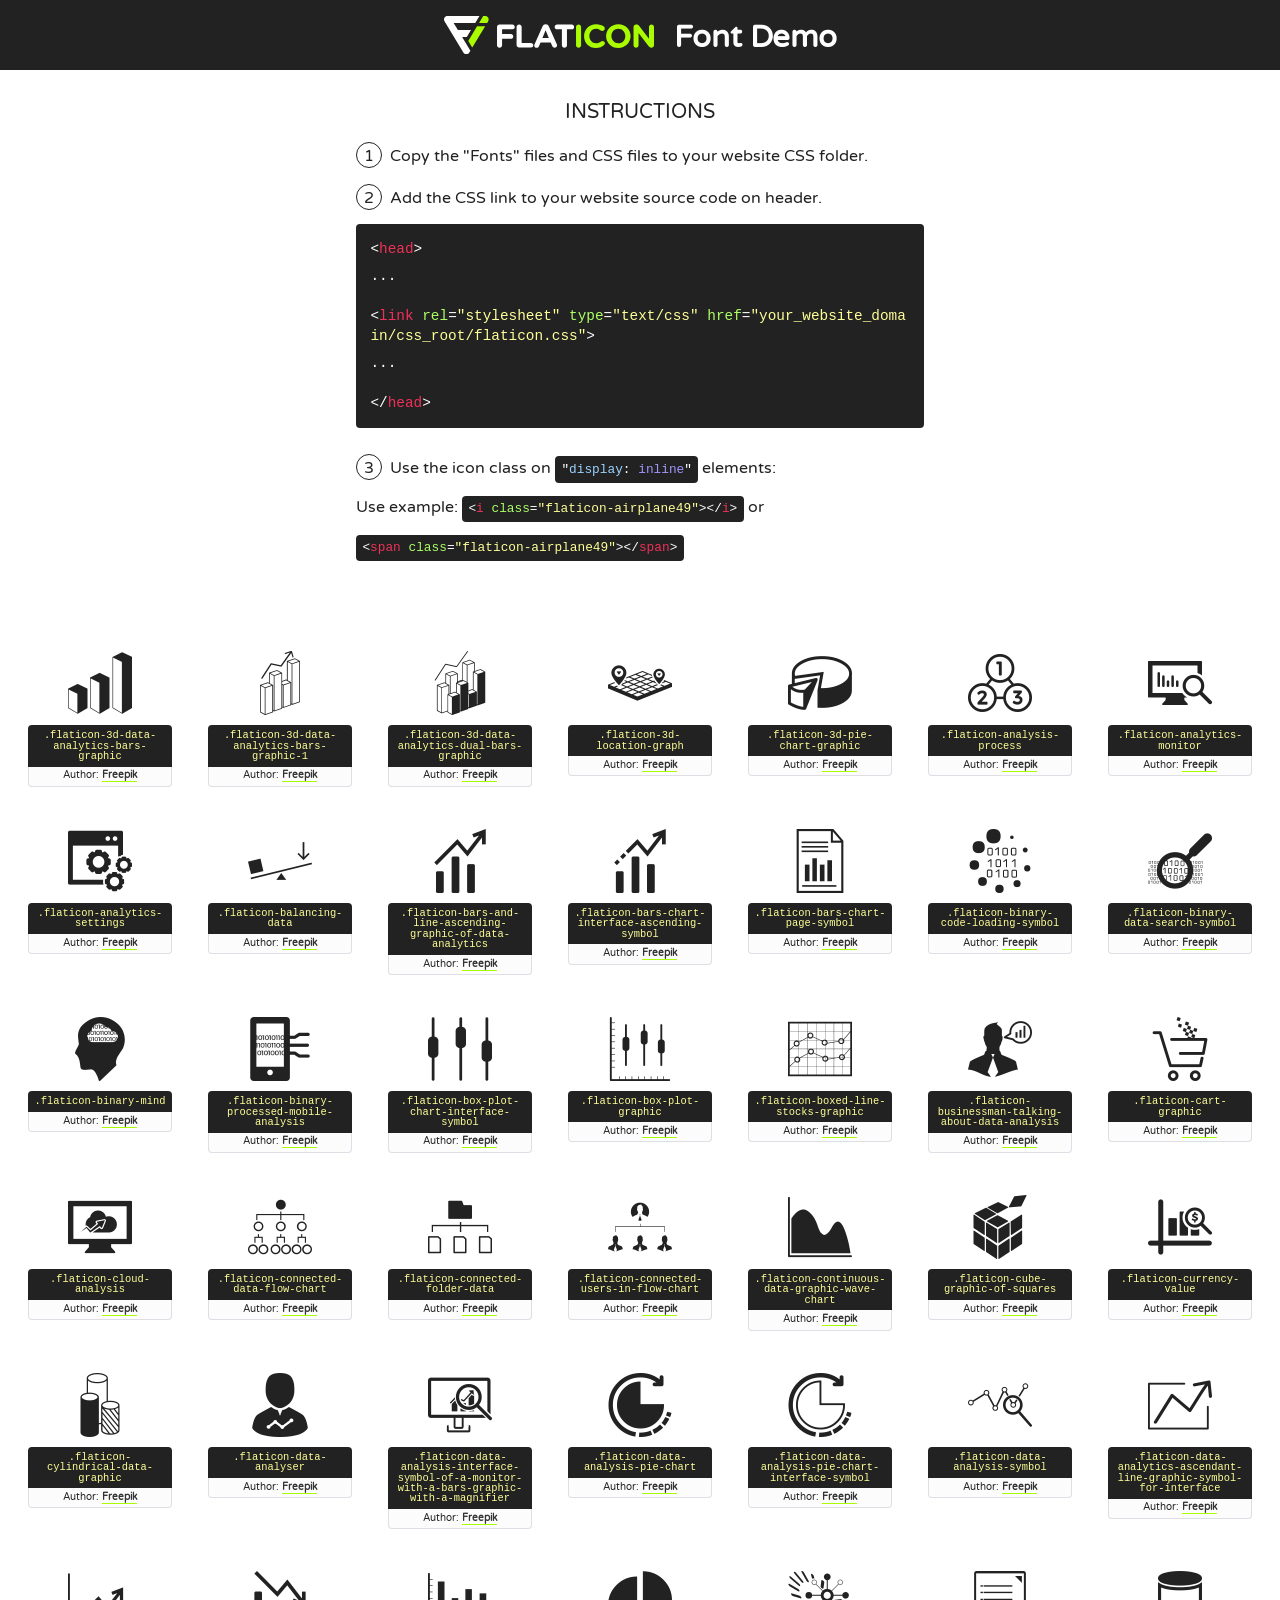
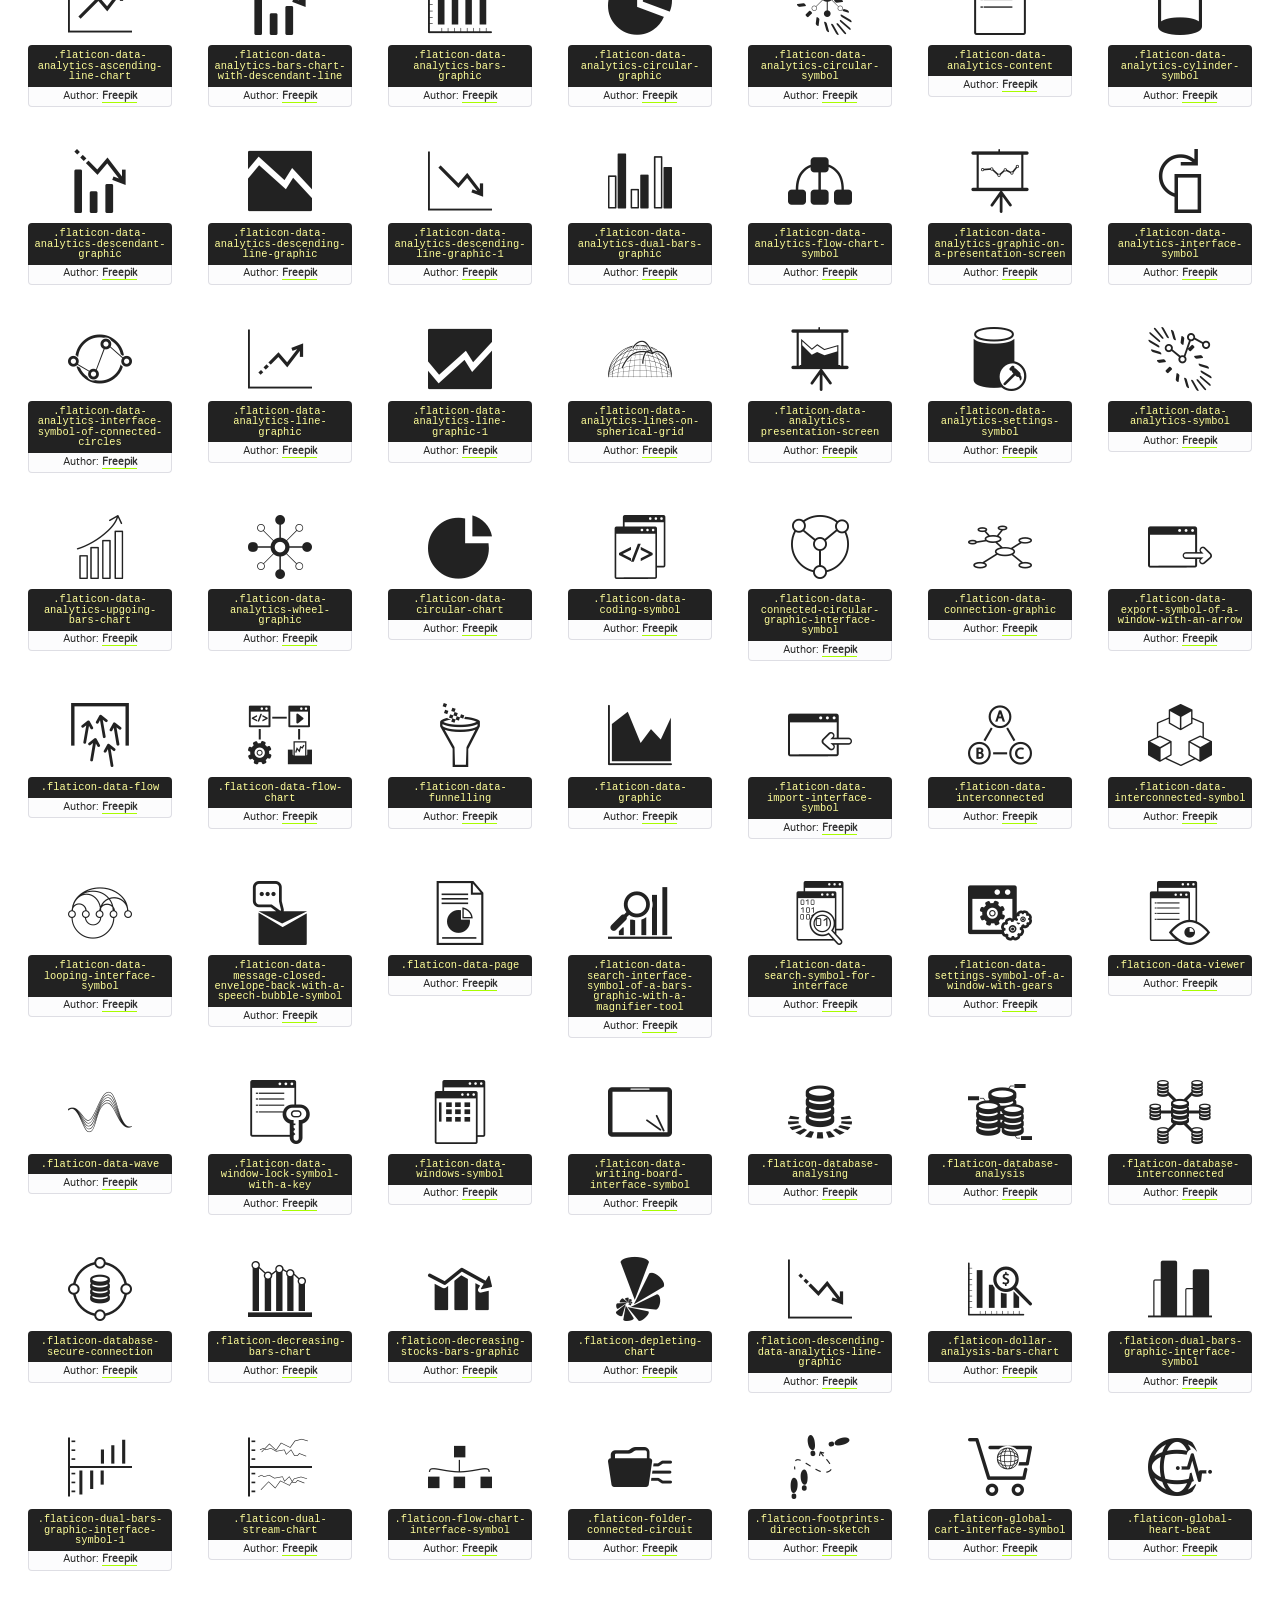
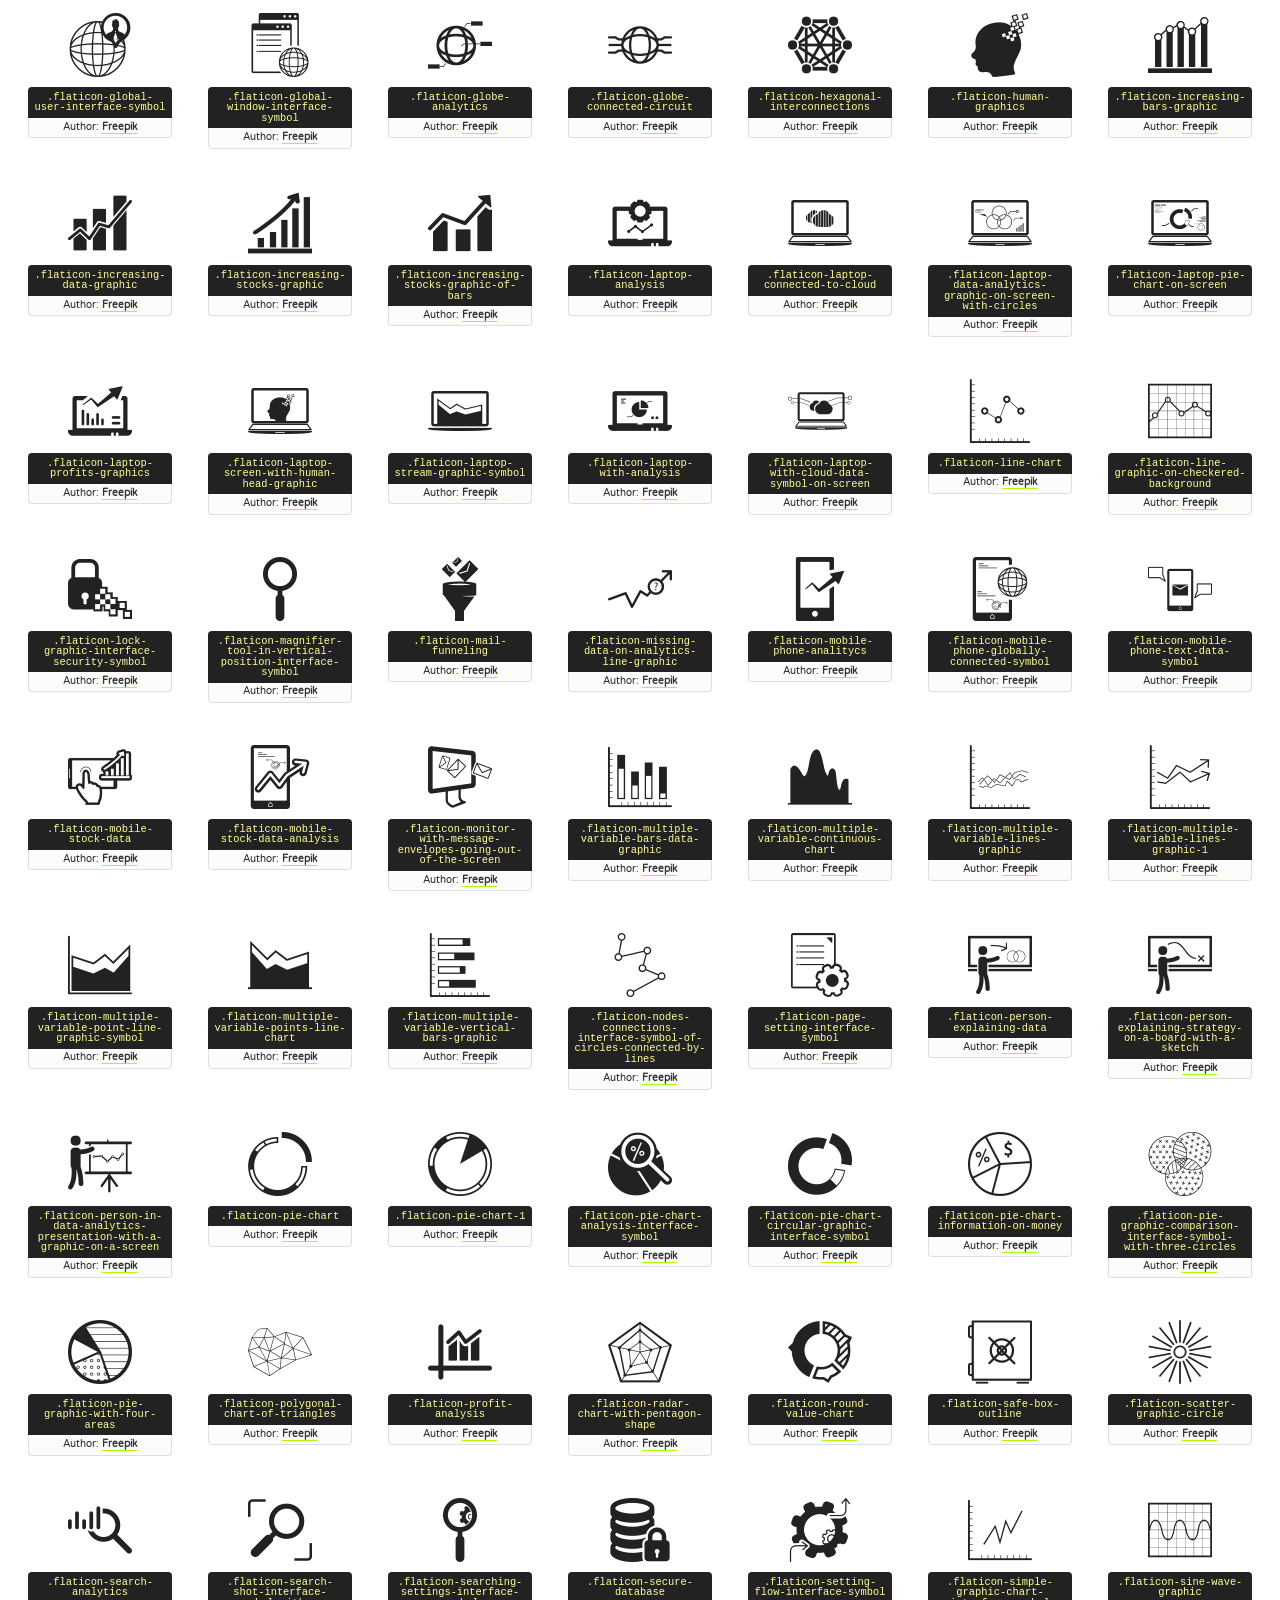
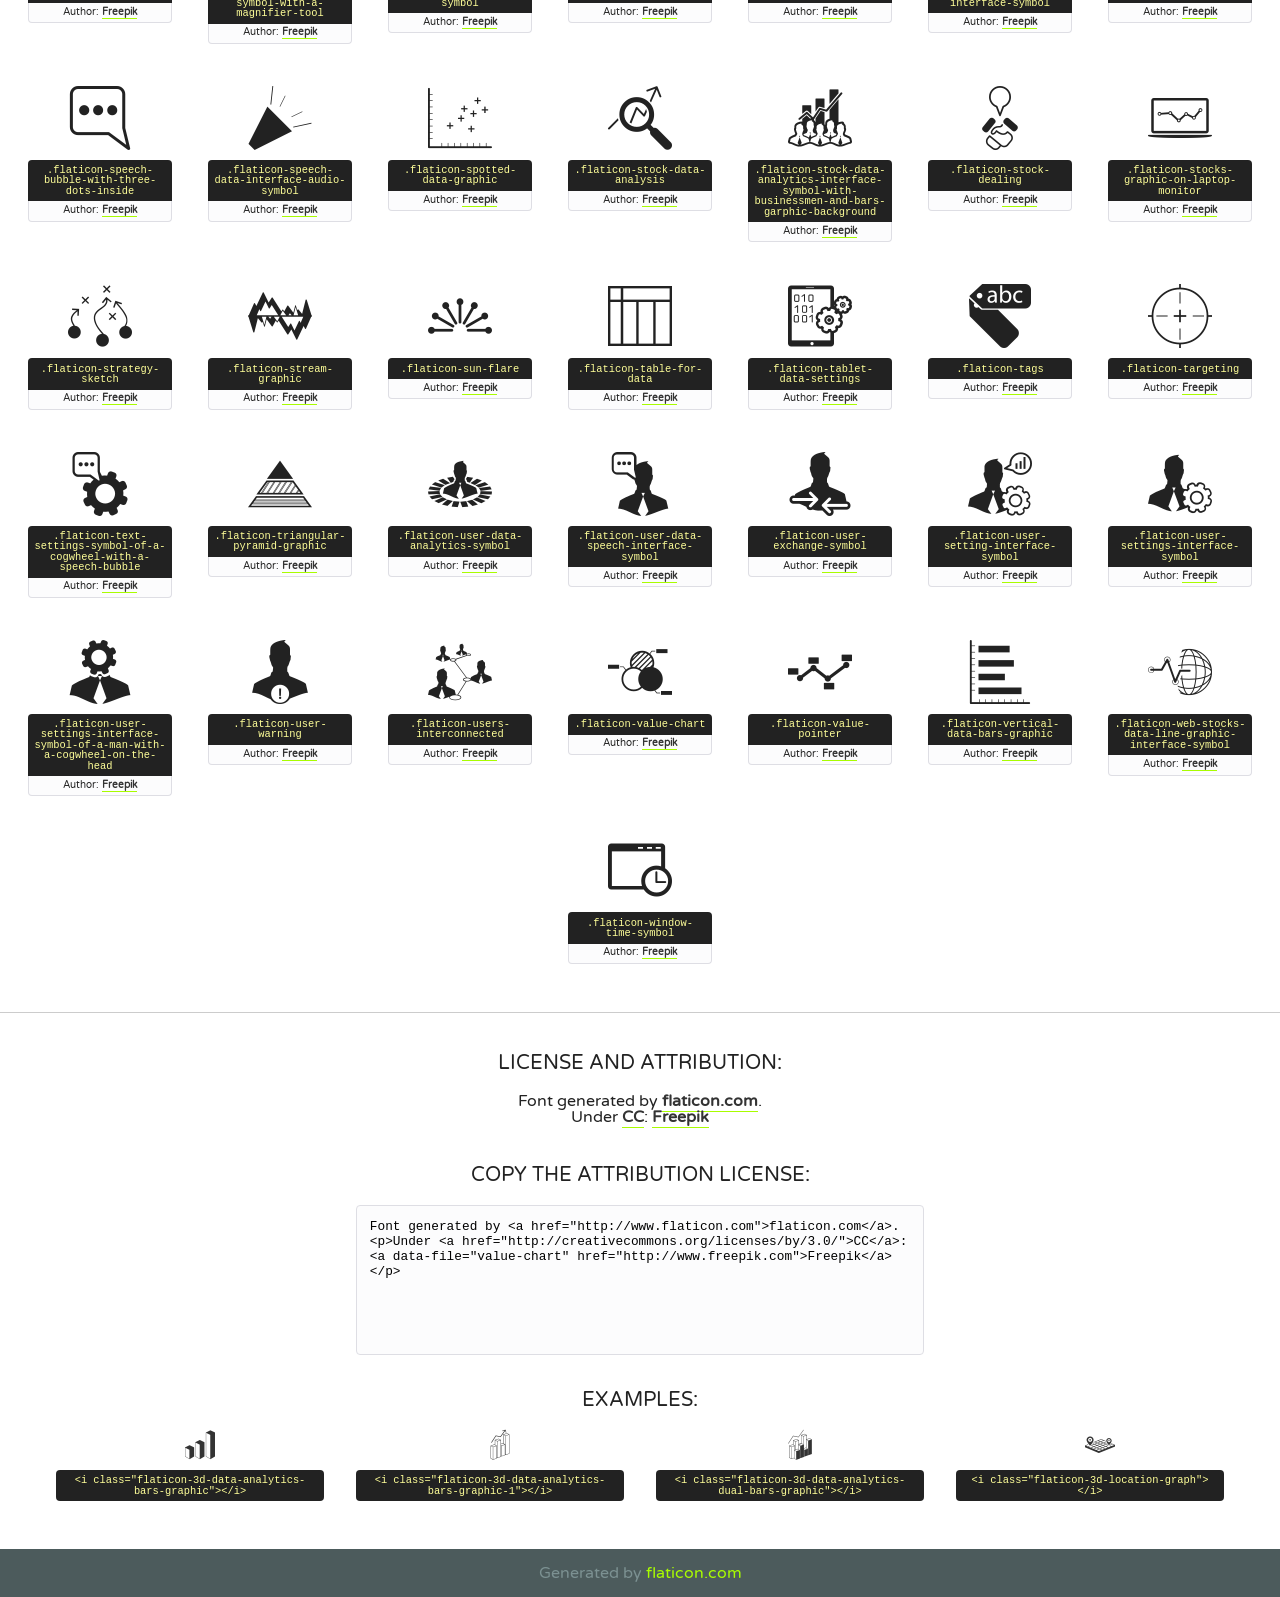
<file: fonts/flaticon/font/flaticon.html>
<!DOCTYPE html>
<!--
  Flaticon icon font: Flaticon
  Creation date: 22/06/2016 15:05
-->
<html>
<!DOCTYPE html>
<html>

<head>
    <title>Flaticon WebFont</title>
    <link href="http://fonts.googleapis.com/css?family=Varela+Round" rel="stylesheet" type="text/css" />
    <link rel="stylesheet" type="text/css" href="flaticon.css">
    <meta charset="UTF-8">
    <style>
    html, body, div, span, applet, object, iframe,
    h1, h2, h3, h4, h5, h6, p, blockquote, pre,
    a, abbr, acronym, address, big, cite, code,
    del, dfn, em, img, ins, kbd, q, s, samp,
    small, strike, strong, sub, sup, tt, var,
    b, u, i, center,
    dl, dt, dd, ol, ul, li,
    fieldset, form, label, legend,
    table, caption, tbody, tfoot, thead, tr, th, td,
    article, aside, canvas, details, embed, 
    figure, figcaption, footer, header, hgroup, 
    menu, nav, output, ruby, section, summary,
    time, mark, audio, video {
        margin: 0;
        padding: 0;
        border: 0;
        font-size: 100%;
        font: inherit;
        vertical-align: baseline;
    }
    /* HTML5 display-role reset for older browsers */
    article, aside, details, figcaption, figure, 
    footer, header, hgroup, menu, nav, section {
        display: block;
    }
    body {
        line-height: 1;
    }
    ol, ul {
        list-style: none;
    }
    blockquote, q {
        quotes: none;
    }
    blockquote:before, blockquote:after,
    q:before, q:after {
        content: '';
        content: none;
    }
    table {
        border-collapse: collapse;
        border-spacing: 0;
    }
    body {
        font-family: 'Varela Round', Helvetica, Arial, sans-serif;
        font-size: 16px;
        color: #222;
    }
    a {
        color: #333;
        border-bottom: 1px solid #a9fd00;
        font-weight: bold;
        text-decoration: none;
    }
    * {
        -moz-box-sizing: border-box;
        -webkit-box-sizing: border-box;
        box-sizing: border-box;
        margin: 0;
        padding: 0;
    }
    [class^="flaticon-"]:before, [class*=" flaticon-"]:before, [class^="flaticon-"]:after, [class*=" flaticon-"]:after {
        font-family: Flaticon;
        font-size: 30px;
        font-style: normal;
        margin-left: 20px;
        color: #333;
    }
    .wrapper {
        max-width: 600px;
        margin: auto;
        padding: 0 1em;
    }
    .title {
        font-size: 1.25em;
        text-align: center;
        margin-bottom: 1em;
        text-transform: uppercase;
    }
    header {
        text-align: center;
        background-color: #222;
        color: #fff;
        padding: 1em;
    }
    header .logo {
        width: 210px;
        height: 38px;
        display: inline-block;
        vertical-align: middle;
        margin-right: 1em;
        border: none;
    }
    header strong {
        font-size: 1.95em;
        font-weight: bold;
        vertical-align: middle;
        margin-top: 5px;
        display: inline-block;
    }
    .demo {
        margin: 2em auto;
        line-height: 1.25em;
    }
    .demo ul li {
        margin-bottom: 1em;
    }
    .demo ul li .num {
        color: #222;
        border-radius: 20px;
        display: inline-block;
        width: 26px;
        padding: 3px;
        height: 26px;
        text-align: center;
        margin-right: 0.5em;
        border: 1px solid #222;
    }
    .demo ul li code {
        background-color: #222;
        border-radius: 4px;
        padding: 0.25em 0.5em;
        display: inline-block;
        color: #fff;
        font-family: Consolas,Monaco,Lucida Console,Liberation Mono,DejaVu Sans Mono,Bitstream Vera Sans Mono,Courier New, monospace;
        font-weight: lighter;
        margin-top: 1em;
        font-size: 0.8em;
        word-break: break-all;
    }
    .demo ul li code.big {
        padding: 1em;
        font-size: 0.9em;
    }
    .demo ul li code .red {
        color: #EF3159;
    }
    .demo ul li code .green {
        color: #ACFF65;
    }
    .demo ul li code .yellow {
        color: #FFFF99;
    }
    .demo ul li code .blue {
        color: #99D3FF;
    }
    .demo ul li code .purple {
        color: #A295FF;
    }
    .demo ul li code .dots {
        margin-top: 0.5em;
        display: block;
    }
    #glyphs {
        border-bottom: 1px solid #ccc;
        padding: 2em 0;
        text-align: center;
    }
    .glyph {
        display: inline-block;
        width: 9em;
        margin: 1em;
        text-align: center;
        vertical-align: top;
        background: #FFF;
    }
    .glyph .glyph-icon {
        padding: 10px;
        display: block;
        font-family:"Flaticon";
        font-size: 64px;
        line-height: 1;
    }
    .glyph .glyph-icon:before {
        font-size: 64px;
        color: #222;
        margin-left: 0;
    }
    .class-name {
        font-size: 0.65em;
        background-color: #222;
        color: #fff;
        border-radius: 4px 4px 0 0;
        padding: 0.5em;
        color: #FFFF99;
        font-family: Consolas,Monaco,Lucida Console,Liberation Mono,DejaVu Sans Mono,Bitstream Vera Sans Mono,Courier New, monospace;
    }
    .author-name {
        font-size: 0.6em;
        background-color: #fcfcfd;
        border: 1px solid #DEDEE4;
        border-top: 0;
        border-radius: 0 0 4px 4px;
        padding: 0.5em;
    }
    .class-name:last-child {
        font-size: 10px;
        color:#888;
    }
    .class-name:last-child a {
        font-size: 10px;
        color:#555;
    }
    .class-name:last-child a:hover {
        color:#a9fd00;
    }
    .glyph > input {
        display: block;
        width: 100px;
        margin: 5px auto;
        text-align: center;
        font-size: 12px;
        cursor: text;
    }
    .glyph > input.icon-input {
        font-family:"Flaticon";
        font-size: 16px;
        margin-bottom: 10px;
    }
    .attribution .title {
        margin-top: 2em;
    }
    .attribution textarea {
        background-color: #fcfcfd;
        padding: 1em;
        border: none;
        box-shadow: none;
        border: 1px solid #DEDEE4;
        border-radius: 4px;
        resize: none;
        width: 100%;
        height: 150px;
        font-size: 0.8em;
        font-family: Consolas,Monaco,Lucida Console,Liberation Mono,DejaVu Sans Mono,Bitstream Vera Sans Mono,Courier New, monospace;
        -webkit-appearance: none;
    }
    .iconsuse {
        margin: 2em auto;
        text-align: center;
        max-width: 1200px;
    }
    .iconsuse:after {
        content: '';
        display: table;
        clear: both;
    }
    .iconsuse .image {
        float: left;
        width: 25%;
        padding: 0 1em;
    }
    .iconsuse .image p {
        margin-bottom: 1em;
    }
    .iconsuse .image span {
        display: block;
        font-size: 0.65em;
        background-color: #222;
        color: #fff;
        border-radius: 4px;
        padding: 0.5em;
        color: #FFFF99;
        margin-top: 1em;
        font-family: Consolas,Monaco,Lucida Console,Liberation Mono,DejaVu Sans Mono,Bitstream Vera Sans Mono,Courier New, monospace;
    }
    #footer {
        text-align: center;
        background-color: #4C5B5C;
        color: #7c9192;
        padding: 1em;
    }
    #footer a {
        border: none;
        color: #a9fd00;
        font-weight: normal;
    }
    @media (max-width: 960px) {
        .iconsuse .image {
            width: 50%;
        }
    }
    @media (max-width: 560px) {
        .iconsuse .image {
            width: 100%;
        }
    }
    </style>
</head>

<body class="characters-off">

    <header>
        <a href="http://www.flaticon.com" target="_blank" class="logo">
            <svg version="1.1" xmlns="http://www.w3.org/2000/svg" xmlns:xlink="http://www.w3.org/1999/xlink" xmlns:a="http://ns.adobe.com/AdobeSVGViewerExtensions/3.0/" viewBox="0 0 560.875 102.036" enable-background="new 0 0 560.875 102.036" xml:space="preserve">
                <defs>
                </defs>
                <g>
                    <g class="letters">
                        <path fill="#ffffff" d="M141.596,29.675c0-3.777,2.985-6.767,6.764-6.767h34.438c3.426,0,6.15,2.728,6.15,6.15
                        c0,3.43-2.724,6.149-6.15,6.149h-27.674v13.091h23.719c3.429,0,6.151,2.724,6.151,6.15c0,3.43-2.723,6.149-6.151,6.149h-23.719
                        v17.574c0,3.773-2.986,6.761-6.764,6.761c-3.779,0-6.764-2.989-6.764-6.761V29.675z"></path>
                        <path fill="#ffffff" d="M193.844,29.149c0-3.781,2.985-6.767,6.764-6.767c3.776,0,6.763,2.985,6.763,6.767v42.957h25.039
                        c3.426,0,6.149,2.726,6.149,6.153c0,3.425-2.723,6.15-6.149,6.15h-31.802c-3.779,0-6.764-2.986-6.764-6.768V29.149z"></path>
                        <path fill="#ffffff" d="M241.891,75.71l21.438-48.407c1.492-3.341,4.215-5.357,7.906-5.357h0.792
                        c3.686,0,6.323,2.017,7.815,5.357l21.439,48.407c0.436,0.967,0.701,1.845,0.701,2.723c0,3.602-2.809,6.501-6.414,6.501
                        c-3.161,0-5.269-1.845-6.499-4.655l-4.132-9.661h-27.059l-4.301,10.102c-1.144,2.631-3.426,4.214-6.237,4.214
                        c-3.517,0-6.24-2.81-6.24-6.325C241.1,77.64,241.451,76.677,241.891,75.71z M279.932,58.666l-8.521-20.297l-8.526,20.297H279.932
                        z"></path>
                        <path fill="#ffffff" d="M314.864,35.387H301.86c-3.429,0-6.239-2.813-6.239-6.238c0-3.429,2.811-6.24,6.239-6.24h39.533
                        c3.426,0,6.237,2.811,6.237,6.24c0,3.425-2.811,6.238-6.237,6.238h-13.001v42.785c0,3.773-2.99,6.761-6.764,6.761
                        c-3.779,0-6.764-2.989-6.764-6.761V35.387z"></path>
                        <path fill="#A9FD00" d="M352.615,29.149c0-3.781,2.985-6.767,6.767-6.767c3.774,0,6.761,2.985,6.761,6.767v49.024
                        c0,3.773-2.987,6.761-6.761,6.761c-3.781,0-6.767-2.989-6.767-6.761V29.149z"></path>
                        <path fill="#A9FD00" d="M374.132,53.836v-0.179c0-17.481,13.178-31.801,32.065-31.801c9.22,0,15.459,2.458,20.557,6.238
                        c1.402,1.054,2.637,2.985,2.637,5.357c0,3.692-2.985,6.59-6.681,6.59c-1.845,0-3.071-0.702-4.044-1.319
                        c-3.776-2.813-7.729-4.393-12.562-4.393c-10.364,0-17.831,8.611-17.831,19.154v0.173c0,10.542,7.291,19.329,17.831,19.329
                        c5.715,0,9.492-1.756,13.359-4.834c1.049-0.874,2.458-1.491,4.039-1.491c3.429,0,6.325,2.813,6.325,6.236
                        c0,2.106-1.056,3.78-2.282,4.834c-5.539,4.834-12.036,7.733-21.878,7.733C387.572,85.464,374.132,71.493,374.132,53.836z"></path>
                        <path fill="#A9FD00" d="M433.009,53.836v-0.179c0-17.481,13.79-31.801,32.766-31.801c18.981,0,32.592,14.143,32.592,31.628v0.173
                        c0,17.483-13.785,31.807-32.769,31.807C446.625,85.464,433.009,71.32,433.009,53.836z M484.224,53.836v-0.179
                        c0-10.539-7.725-19.326-18.626-19.326c-10.893,0-18.449,8.611-18.449,19.154v0.173c0,10.542,7.73,19.329,18.626,19.329
                        C476.676,72.986,484.224,64.378,484.224,53.836z"></path>
                        <path fill="#A9FD00" d="M506.233,29.321c0-3.774,2.99-6.763,6.767-6.763h1.401c3.252,0,5.183,1.583,7.029,3.953l26.093,34.265
                        V29.059c0-3.692,2.99-6.677,6.681-6.677c3.683,0,6.671,2.985,6.671,6.677v48.934c0,3.78-2.987,6.765-6.764,6.765h-0.436
                        c-3.257,0-5.188-1.581-7.034-3.953l-27.056-35.492v32.944c0,3.687-2.985,6.676-6.678,6.676c-3.683,0-6.673-2.989-6.673-6.676
                        V29.321z"></path>
                    </g>
                    <g class="insignia">
                        <path fill="#ffffff" d="M48.372,56.137h12.517l11.156-18.537H37.186L25.688,18.539h57.825L94.668,0H9.271
                        C5.925,0,2.842,1.801,1.198,4.716c-1.644,2.907-1.593,6.482,0.134,9.343l50.38,83.501c1.678,2.781,4.689,4.476,7.938,4.476
                        c3.246,0,6.257-1.695,7.935-4.476l2.898-4.804L48.372,56.137z"></path>
                        <g class="i">
                            <path fill="#A9FD00" d="M93.575,18.539h0.031v0.004l21.652,0.004l2.705-4.488c1.727-2.861,1.778-6.436,0.133-9.343
                            C116.454,1.801,113.371,0,110.026,0h-5.294L93.575,18.539z"></path>
                            <polygon fill="#A9FD00" points="88.291,27.356 64.725,66.486 75.519,84.404 109.942,27.356"></polygon>
                        </g>
                    </g>
                </g>
            </svg>
        </a>
        <strong>Font Demo</strong>
    </header>


    <section class="demo wrapper">

        <p class="title">Instructions</p>

        <ul>
            <li>
                <span class="num">1</span>Copy the "Fonts" files and CSS files to your website CSS folder.
            </li>
            <li>
                <span class="num">2</span>Add the CSS link to your website source code on header.
                <code class="big">
                    &lt;<span class="red">head</span>&gt;
                    <br/><span class="dots">...</span>
                    <br/>&lt;<span class="red">link</span> <span class="green">rel</span>=<span class="yellow">"stylesheet"</span> <span class="green">type</span>=<span class="yellow">"text/css"</span> <span class="green">href</span>=<span class="yellow">"your_website_domain/css_root/flaticon.css"</span>&gt;
                    <br/><span class="dots">...</span>
                    <br/>&lt;/<span class="red">head</span>&gt;
                </code>
            </li>

            <li>
                <p>
                    <span class="num">3</span>Use the icon class on <code>"<span class="blue">display</span>:<span class="purple"> inline</span>"</code> elements:
                    <br />
                    Use example: <code>&lt;<span class="red">i</span> <span class="green">class</span>=<span class="yellow">&quot;flaticon-airplane49&quot;</span>&gt;&lt;/<span class="red">i</span>&gt;</code> or <code>&lt;<span class="red">span</span> <span class="green">class</span>=<span class="yellow">&quot;flaticon-airplane49&quot;</span>&gt;&lt;/<span class="red">span</span>&gt;</code>
            </li>
        </ul>

    </section>




   <section id="glyphs">          
    
      
        <div class="glyph"><div class="glyph-icon flaticon-3d-data-analytics-bars-graphic"></div>
            <div class="class-name">.flaticon-3d-data-analytics-bars-graphic</div>
            <div class="author-name">Author: <a data-file="3d-data-analytics-bars-graphic" href="http://www.freepik.com">Freepik</a> </div> 
        </div>        
        
        <div class="glyph"><div class="glyph-icon flaticon-3d-data-analytics-bars-graphic-1"></div>
            <div class="class-name">.flaticon-3d-data-analytics-bars-graphic-1</div>
            <div class="author-name">Author: <a data-file="3d-data-analytics-bars-graphic-1" href="http://www.freepik.com">Freepik</a> </div> 
        </div>        
        
        <div class="glyph"><div class="glyph-icon flaticon-3d-data-analytics-dual-bars-graphic"></div>
            <div class="class-name">.flaticon-3d-data-analytics-dual-bars-graphic</div>
            <div class="author-name">Author: <a data-file="3d-data-analytics-dual-bars-graphic" href="http://www.freepik.com">Freepik</a> </div> 
        </div>        
        
        <div class="glyph"><div class="glyph-icon flaticon-3d-location-graph"></div>
            <div class="class-name">.flaticon-3d-location-graph</div>
            <div class="author-name">Author: <a data-file="3d-location-graph" href="http://www.freepik.com">Freepik</a> </div> 
        </div>        
        
        <div class="glyph"><div class="glyph-icon flaticon-3d-pie-chart-graphic"></div>
            <div class="class-name">.flaticon-3d-pie-chart-graphic</div>
            <div class="author-name">Author: <a data-file="3d-pie-chart-graphic" href="http://www.freepik.com">Freepik</a> </div> 
        </div>        
        
        <div class="glyph"><div class="glyph-icon flaticon-analysis-process"></div>
            <div class="class-name">.flaticon-analysis-process</div>
            <div class="author-name">Author: <a data-file="analysis-process" href="http://www.freepik.com">Freepik</a> </div> 
        </div>        
        
        <div class="glyph"><div class="glyph-icon flaticon-analytics-monitor"></div>
            <div class="class-name">.flaticon-analytics-monitor</div>
            <div class="author-name">Author: <a data-file="analytics-monitor" href="http://www.freepik.com">Freepik</a> </div> 
        </div>        
        
        <div class="glyph"><div class="glyph-icon flaticon-analytics-settings"></div>
            <div class="class-name">.flaticon-analytics-settings</div>
            <div class="author-name">Author: <a data-file="analytics-settings" href="http://www.freepik.com">Freepik</a> </div> 
        </div>        
        
        <div class="glyph"><div class="glyph-icon flaticon-balancing-data"></div>
            <div class="class-name">.flaticon-balancing-data</div>
            <div class="author-name">Author: <a data-file="balancing-data" href="http://www.freepik.com">Freepik</a> </div> 
        </div>        
        
        <div class="glyph"><div class="glyph-icon flaticon-bars-and-line-ascending-graphic-of-data-analytics"></div>
            <div class="class-name">.flaticon-bars-and-line-ascending-graphic-of-data-analytics</div>
            <div class="author-name">Author: <a data-file="bars-and-line-ascending-graphic-of-data-analytics" href="http://www.freepik.com">Freepik</a> </div> 
        </div>        
        
        <div class="glyph"><div class="glyph-icon flaticon-bars-chart-interface-ascending-symbol"></div>
            <div class="class-name">.flaticon-bars-chart-interface-ascending-symbol</div>
            <div class="author-name">Author: <a data-file="bars-chart-interface-ascending-symbol" href="http://www.freepik.com">Freepik</a> </div> 
        </div>        
        
        <div class="glyph"><div class="glyph-icon flaticon-bars-chart-page-symbol"></div>
            <div class="class-name">.flaticon-bars-chart-page-symbol</div>
            <div class="author-name">Author: <a data-file="bars-chart-page-symbol" href="http://www.freepik.com">Freepik</a> </div> 
        </div>        
        
        <div class="glyph"><div class="glyph-icon flaticon-binary-code-loading-symbol"></div>
            <div class="class-name">.flaticon-binary-code-loading-symbol</div>
            <div class="author-name">Author: <a data-file="binary-code-loading-symbol" href="http://www.freepik.com">Freepik</a> </div> 
        </div>        
        
        <div class="glyph"><div class="glyph-icon flaticon-binary-data-search-symbol"></div>
            <div class="class-name">.flaticon-binary-data-search-symbol</div>
            <div class="author-name">Author: <a data-file="binary-data-search-symbol" href="http://www.freepik.com">Freepik</a> </div> 
        </div>        
        
        <div class="glyph"><div class="glyph-icon flaticon-binary-mind"></div>
            <div class="class-name">.flaticon-binary-mind</div>
            <div class="author-name">Author: <a data-file="binary-mind" href="http://www.freepik.com">Freepik</a> </div> 
        </div>        
        
        <div class="glyph"><div class="glyph-icon flaticon-binary-processed-mobile-analysis"></div>
            <div class="class-name">.flaticon-binary-processed-mobile-analysis</div>
            <div class="author-name">Author: <a data-file="binary-processed-mobile-analysis" href="http://www.freepik.com">Freepik</a> </div> 
        </div>        
        
        <div class="glyph"><div class="glyph-icon flaticon-box-plot-chart-interface-symbol"></div>
            <div class="class-name">.flaticon-box-plot-chart-interface-symbol</div>
            <div class="author-name">Author: <a data-file="box-plot-chart-interface-symbol" href="http://www.freepik.com">Freepik</a> </div> 
        </div>        
        
        <div class="glyph"><div class="glyph-icon flaticon-box-plot-graphic"></div>
            <div class="class-name">.flaticon-box-plot-graphic</div>
            <div class="author-name">Author: <a data-file="box-plot-graphic" href="http://www.freepik.com">Freepik</a> </div> 
        </div>        
        
        <div class="glyph"><div class="glyph-icon flaticon-boxed-line-stocks-graphic"></div>
            <div class="class-name">.flaticon-boxed-line-stocks-graphic</div>
            <div class="author-name">Author: <a data-file="boxed-line-stocks-graphic" href="http://www.freepik.com">Freepik</a> </div> 
        </div>        
        
        <div class="glyph"><div class="glyph-icon flaticon-businessman-talking-about-data-analysis"></div>
            <div class="class-name">.flaticon-businessman-talking-about-data-analysis</div>
            <div class="author-name">Author: <a data-file="businessman-talking-about-data-analysis" href="http://www.freepik.com">Freepik</a> </div> 
        </div>        
        
        <div class="glyph"><div class="glyph-icon flaticon-cart-graphic"></div>
            <div class="class-name">.flaticon-cart-graphic</div>
            <div class="author-name">Author: <a data-file="cart-graphic" href="http://www.freepik.com">Freepik</a> </div> 
        </div>        
        
        <div class="glyph"><div class="glyph-icon flaticon-cloud-analysis"></div>
            <div class="class-name">.flaticon-cloud-analysis</div>
            <div class="author-name">Author: <a data-file="cloud-analysis" href="http://www.freepik.com">Freepik</a> </div> 
        </div>        
        
        <div class="glyph"><div class="glyph-icon flaticon-connected-data-flow-chart"></div>
            <div class="class-name">.flaticon-connected-data-flow-chart</div>
            <div class="author-name">Author: <a data-file="connected-data-flow-chart" href="http://www.freepik.com">Freepik</a> </div> 
        </div>        
        
        <div class="glyph"><div class="glyph-icon flaticon-connected-folder-data"></div>
            <div class="class-name">.flaticon-connected-folder-data</div>
            <div class="author-name">Author: <a data-file="connected-folder-data" href="http://www.freepik.com">Freepik</a> </div> 
        </div>        
        
        <div class="glyph"><div class="glyph-icon flaticon-connected-users-in-flow-chart"></div>
            <div class="class-name">.flaticon-connected-users-in-flow-chart</div>
            <div class="author-name">Author: <a data-file="connected-users-in-flow-chart" href="http://www.freepik.com">Freepik</a> </div> 
        </div>        
        
        <div class="glyph"><div class="glyph-icon flaticon-continuous-data-graphic-wave-chart"></div>
            <div class="class-name">.flaticon-continuous-data-graphic-wave-chart</div>
            <div class="author-name">Author: <a data-file="continuous-data-graphic-wave-chart" href="http://www.freepik.com">Freepik</a> </div> 
        </div>        
        
        <div class="glyph"><div class="glyph-icon flaticon-cube-graphic-of-squares"></div>
            <div class="class-name">.flaticon-cube-graphic-of-squares</div>
            <div class="author-name">Author: <a data-file="cube-graphic-of-squares" href="http://www.freepik.com">Freepik</a> </div> 
        </div>        
        
        <div class="glyph"><div class="glyph-icon flaticon-currency-value"></div>
            <div class="class-name">.flaticon-currency-value</div>
            <div class="author-name">Author: <a data-file="currency-value" href="http://www.freepik.com">Freepik</a> </div> 
        </div>        
        
        <div class="glyph"><div class="glyph-icon flaticon-cylindrical-data-graphic"></div>
            <div class="class-name">.flaticon-cylindrical-data-graphic</div>
            <div class="author-name">Author: <a data-file="cylindrical-data-graphic" href="http://www.freepik.com">Freepik</a> </div> 
        </div>        
        
        <div class="glyph"><div class="glyph-icon flaticon-data-analyser"></div>
            <div class="class-name">.flaticon-data-analyser</div>
            <div class="author-name">Author: <a data-file="data-analyser" href="http://www.freepik.com">Freepik</a> </div> 
        </div>        
        
        <div class="glyph"><div class="glyph-icon flaticon-data-analysis-interface-symbol-of-a-monitor-with-a-bars-graphic-with-a-magnifier"></div>
            <div class="class-name">.flaticon-data-analysis-interface-symbol-of-a-monitor-with-a-bars-graphic-with-a-magnifier</div>
            <div class="author-name">Author: <a data-file="data-analysis-interface-symbol-of-a-monitor-with-a-bars-graphic-with-a-magnifier" href="http://www.freepik.com">Freepik</a> </div> 
        </div>        
        
        <div class="glyph"><div class="glyph-icon flaticon-data-analysis-pie-chart"></div>
            <div class="class-name">.flaticon-data-analysis-pie-chart</div>
            <div class="author-name">Author: <a data-file="data-analysis-pie-chart" href="http://www.freepik.com">Freepik</a> </div> 
        </div>        
        
        <div class="glyph"><div class="glyph-icon flaticon-data-analysis-pie-chart-interface-symbol"></div>
            <div class="class-name">.flaticon-data-analysis-pie-chart-interface-symbol</div>
            <div class="author-name">Author: <a data-file="data-analysis-pie-chart-interface-symbol" href="http://www.freepik.com">Freepik</a> </div> 
        </div>        
        
        <div class="glyph"><div class="glyph-icon flaticon-data-analysis-symbol"></div>
            <div class="class-name">.flaticon-data-analysis-symbol</div>
            <div class="author-name">Author: <a data-file="data-analysis-symbol" href="http://www.freepik.com">Freepik</a> </div> 
        </div>        
        
        <div class="glyph"><div class="glyph-icon flaticon-data-analytics-ascendant-line-graphic-symbol-for-interface"></div>
            <div class="class-name">.flaticon-data-analytics-ascendant-line-graphic-symbol-for-interface</div>
            <div class="author-name">Author: <a data-file="data-analytics-ascendant-line-graphic-symbol-for-interface" href="http://www.freepik.com">Freepik</a> </div> 
        </div>        
        
        <div class="glyph"><div class="glyph-icon flaticon-data-analytics-ascending-line-chart"></div>
            <div class="class-name">.flaticon-data-analytics-ascending-line-chart</div>
            <div class="author-name">Author: <a data-file="data-analytics-ascending-line-chart" href="http://www.freepik.com">Freepik</a> </div> 
        </div>        
        
        <div class="glyph"><div class="glyph-icon flaticon-data-analytics-bars-chart-with-descendant-line"></div>
            <div class="class-name">.flaticon-data-analytics-bars-chart-with-descendant-line</div>
            <div class="author-name">Author: <a data-file="data-analytics-bars-chart-with-descendant-line" href="http://www.freepik.com">Freepik</a> </div> 
        </div>        
        
        <div class="glyph"><div class="glyph-icon flaticon-data-analytics-bars-graphic"></div>
            <div class="class-name">.flaticon-data-analytics-bars-graphic</div>
            <div class="author-name">Author: <a data-file="data-analytics-bars-graphic" href="http://www.freepik.com">Freepik</a> </div> 
        </div>        
        
        <div class="glyph"><div class="glyph-icon flaticon-data-analytics-circular-graphic"></div>
            <div class="class-name">.flaticon-data-analytics-circular-graphic</div>
            <div class="author-name">Author: <a data-file="data-analytics-circular-graphic" href="http://www.freepik.com">Freepik</a> </div> 
        </div>        
        
        <div class="glyph"><div class="glyph-icon flaticon-data-analytics-circular-symbol"></div>
            <div class="class-name">.flaticon-data-analytics-circular-symbol</div>
            <div class="author-name">Author: <a data-file="data-analytics-circular-symbol" href="http://www.freepik.com">Freepik</a> </div> 
        </div>        
        
        <div class="glyph"><div class="glyph-icon flaticon-data-analytics-content"></div>
            <div class="class-name">.flaticon-data-analytics-content</div>
            <div class="author-name">Author: <a data-file="data-analytics-content" href="http://www.freepik.com">Freepik</a> </div> 
        </div>        
        
        <div class="glyph"><div class="glyph-icon flaticon-data-analytics-cylinder-symbol"></div>
            <div class="class-name">.flaticon-data-analytics-cylinder-symbol</div>
            <div class="author-name">Author: <a data-file="data-analytics-cylinder-symbol" href="http://www.freepik.com">Freepik</a> </div> 
        </div>        
        
        <div class="glyph"><div class="glyph-icon flaticon-data-analytics-descendant-graphic"></div>
            <div class="class-name">.flaticon-data-analytics-descendant-graphic</div>
            <div class="author-name">Author: <a data-file="data-analytics-descendant-graphic" href="http://www.freepik.com">Freepik</a> </div> 
        </div>        
        
        <div class="glyph"><div class="glyph-icon flaticon-data-analytics-descending-line-graphic"></div>
            <div class="class-name">.flaticon-data-analytics-descending-line-graphic</div>
            <div class="author-name">Author: <a data-file="data-analytics-descending-line-graphic" href="http://www.freepik.com">Freepik</a> </div> 
        </div>        
        
        <div class="glyph"><div class="glyph-icon flaticon-data-analytics-descending-line-graphic-1"></div>
            <div class="class-name">.flaticon-data-analytics-descending-line-graphic-1</div>
            <div class="author-name">Author: <a data-file="data-analytics-descending-line-graphic-1" href="http://www.freepik.com">Freepik</a> </div> 
        </div>        
        
        <div class="glyph"><div class="glyph-icon flaticon-data-analytics-dual-bars-graphic"></div>
            <div class="class-name">.flaticon-data-analytics-dual-bars-graphic</div>
            <div class="author-name">Author: <a data-file="data-analytics-dual-bars-graphic" href="http://www.freepik.com">Freepik</a> </div> 
        </div>        
        
        <div class="glyph"><div class="glyph-icon flaticon-data-analytics-flow-chart-symbol"></div>
            <div class="class-name">.flaticon-data-analytics-flow-chart-symbol</div>
            <div class="author-name">Author: <a data-file="data-analytics-flow-chart-symbol" href="http://www.freepik.com">Freepik</a> </div> 
        </div>        
        
        <div class="glyph"><div class="glyph-icon flaticon-data-analytics-graphic-on-a-presentation-screen"></div>
            <div class="class-name">.flaticon-data-analytics-graphic-on-a-presentation-screen</div>
            <div class="author-name">Author: <a data-file="data-analytics-graphic-on-a-presentation-screen" href="http://www.freepik.com">Freepik</a> </div> 
        </div>        
        
        <div class="glyph"><div class="glyph-icon flaticon-data-analytics-interface-symbol"></div>
            <div class="class-name">.flaticon-data-analytics-interface-symbol</div>
            <div class="author-name">Author: <a data-file="data-analytics-interface-symbol" href="http://www.freepik.com">Freepik</a> </div> 
        </div>        
        
        <div class="glyph"><div class="glyph-icon flaticon-data-analytics-interface-symbol-of-connected-circles"></div>
            <div class="class-name">.flaticon-data-analytics-interface-symbol-of-connected-circles</div>
            <div class="author-name">Author: <a data-file="data-analytics-interface-symbol-of-connected-circles" href="http://www.freepik.com">Freepik</a> </div> 
        </div>        
        
        <div class="glyph"><div class="glyph-icon flaticon-data-analytics-line-graphic"></div>
            <div class="class-name">.flaticon-data-analytics-line-graphic</div>
            <div class="author-name">Author: <a data-file="data-analytics-line-graphic" href="http://www.freepik.com">Freepik</a> </div> 
        </div>        
        
        <div class="glyph"><div class="glyph-icon flaticon-data-analytics-line-graphic-1"></div>
            <div class="class-name">.flaticon-data-analytics-line-graphic-1</div>
            <div class="author-name">Author: <a data-file="data-analytics-line-graphic-1" href="http://www.freepik.com">Freepik</a> </div> 
        </div>        
        
        <div class="glyph"><div class="glyph-icon flaticon-data-analytics-lines-on-spherical-grid"></div>
            <div class="class-name">.flaticon-data-analytics-lines-on-spherical-grid</div>
            <div class="author-name">Author: <a data-file="data-analytics-lines-on-spherical-grid" href="http://www.freepik.com">Freepik</a> </div> 
        </div>        
        
        <div class="glyph"><div class="glyph-icon flaticon-data-analytics-presentation-screen"></div>
            <div class="class-name">.flaticon-data-analytics-presentation-screen</div>
            <div class="author-name">Author: <a data-file="data-analytics-presentation-screen" href="http://www.freepik.com">Freepik</a> </div> 
        </div>        
        
        <div class="glyph"><div class="glyph-icon flaticon-data-analytics-settings-symbol"></div>
            <div class="class-name">.flaticon-data-analytics-settings-symbol</div>
            <div class="author-name">Author: <a data-file="data-analytics-settings-symbol" href="http://www.freepik.com">Freepik</a> </div> 
        </div>        
        
        <div class="glyph"><div class="glyph-icon flaticon-data-analytics-symbol"></div>
            <div class="class-name">.flaticon-data-analytics-symbol</div>
            <div class="author-name">Author: <a data-file="data-analytics-symbol" href="http://www.freepik.com">Freepik</a> </div> 
        </div>        
        
        <div class="glyph"><div class="glyph-icon flaticon-data-analytics-upgoing-bars-chart"></div>
            <div class="class-name">.flaticon-data-analytics-upgoing-bars-chart</div>
            <div class="author-name">Author: <a data-file="data-analytics-upgoing-bars-chart" href="http://www.freepik.com">Freepik</a> </div> 
        </div>        
        
        <div class="glyph"><div class="glyph-icon flaticon-data-analytics-wheel-graphic"></div>
            <div class="class-name">.flaticon-data-analytics-wheel-graphic</div>
            <div class="author-name">Author: <a data-file="data-analytics-wheel-graphic" href="http://www.freepik.com">Freepik</a> </div> 
        </div>        
        
        <div class="glyph"><div class="glyph-icon flaticon-data-circular-chart"></div>
            <div class="class-name">.flaticon-data-circular-chart</div>
            <div class="author-name">Author: <a data-file="data-circular-chart" href="http://www.freepik.com">Freepik</a> </div> 
        </div>        
        
        <div class="glyph"><div class="glyph-icon flaticon-data-coding-symbol"></div>
            <div class="class-name">.flaticon-data-coding-symbol</div>
            <div class="author-name">Author: <a data-file="data-coding-symbol" href="http://www.freepik.com">Freepik</a> </div> 
        </div>        
        
        <div class="glyph"><div class="glyph-icon flaticon-data-connected-circular-graphic-interface-symbol"></div>
            <div class="class-name">.flaticon-data-connected-circular-graphic-interface-symbol</div>
            <div class="author-name">Author: <a data-file="data-connected-circular-graphic-interface-symbol" href="http://www.freepik.com">Freepik</a> </div> 
        </div>        
        
        <div class="glyph"><div class="glyph-icon flaticon-data-connection-graphic"></div>
            <div class="class-name">.flaticon-data-connection-graphic</div>
            <div class="author-name">Author: <a data-file="data-connection-graphic" href="http://www.freepik.com">Freepik</a> </div> 
        </div>        
        
        <div class="glyph"><div class="glyph-icon flaticon-data-export-symbol-of-a-window-with-an-arrow"></div>
            <div class="class-name">.flaticon-data-export-symbol-of-a-window-with-an-arrow</div>
            <div class="author-name">Author: <a data-file="data-export-symbol-of-a-window-with-an-arrow" href="http://www.freepik.com">Freepik</a> </div> 
        </div>        
        
        <div class="glyph"><div class="glyph-icon flaticon-data-flow"></div>
            <div class="class-name">.flaticon-data-flow</div>
            <div class="author-name">Author: <a data-file="data-flow" href="http://www.freepik.com">Freepik</a> </div> 
        </div>        
        
        <div class="glyph"><div class="glyph-icon flaticon-data-flow-chart"></div>
            <div class="class-name">.flaticon-data-flow-chart</div>
            <div class="author-name">Author: <a data-file="data-flow-chart" href="http://www.freepik.com">Freepik</a> </div> 
        </div>        
        
        <div class="glyph"><div class="glyph-icon flaticon-data-funnelling"></div>
            <div class="class-name">.flaticon-data-funnelling</div>
            <div class="author-name">Author: <a data-file="data-funnelling" href="http://www.freepik.com">Freepik</a> </div> 
        </div>        
        
        <div class="glyph"><div class="glyph-icon flaticon-data-graphic"></div>
            <div class="class-name">.flaticon-data-graphic</div>
            <div class="author-name">Author: <a data-file="data-graphic" href="http://www.freepik.com">Freepik</a> </div> 
        </div>        
        
        <div class="glyph"><div class="glyph-icon flaticon-data-import-interface-symbol"></div>
            <div class="class-name">.flaticon-data-import-interface-symbol</div>
            <div class="author-name">Author: <a data-file="data-import-interface-symbol" href="http://www.freepik.com">Freepik</a> </div> 
        </div>        
        
        <div class="glyph"><div class="glyph-icon flaticon-data-interconnected"></div>
            <div class="class-name">.flaticon-data-interconnected</div>
            <div class="author-name">Author: <a data-file="data-interconnected" href="http://www.freepik.com">Freepik</a> </div> 
        </div>        
        
        <div class="glyph"><div class="glyph-icon flaticon-data-interconnected-symbol"></div>
            <div class="class-name">.flaticon-data-interconnected-symbol</div>
            <div class="author-name">Author: <a data-file="data-interconnected-symbol" href="http://www.freepik.com">Freepik</a> </div> 
        </div>        
        
        <div class="glyph"><div class="glyph-icon flaticon-data-looping-interface-symbol"></div>
            <div class="class-name">.flaticon-data-looping-interface-symbol</div>
            <div class="author-name">Author: <a data-file="data-looping-interface-symbol" href="http://www.freepik.com">Freepik</a> </div> 
        </div>        
        
        <div class="glyph"><div class="glyph-icon flaticon-data-message-closed-envelope-back-with-a-speech-bubble-symbol"></div>
            <div class="class-name">.flaticon-data-message-closed-envelope-back-with-a-speech-bubble-symbol</div>
            <div class="author-name">Author: <a data-file="data-message-closed-envelope-back-with-a-speech-bubble-symbol" href="http://www.freepik.com">Freepik</a> </div> 
        </div>        
        
        <div class="glyph"><div class="glyph-icon flaticon-data-page"></div>
            <div class="class-name">.flaticon-data-page</div>
            <div class="author-name">Author: <a data-file="data-page" href="http://www.freepik.com">Freepik</a> </div> 
        </div>        
        
        <div class="glyph"><div class="glyph-icon flaticon-data-search-interface-symbol-of-a-bars-graphic-with-a-magnifier-tool"></div>
            <div class="class-name">.flaticon-data-search-interface-symbol-of-a-bars-graphic-with-a-magnifier-tool</div>
            <div class="author-name">Author: <a data-file="data-search-interface-symbol-of-a-bars-graphic-with-a-magnifier-tool" href="http://www.freepik.com">Freepik</a> </div> 
        </div>        
        
        <div class="glyph"><div class="glyph-icon flaticon-data-search-symbol-for-interface"></div>
            <div class="class-name">.flaticon-data-search-symbol-for-interface</div>
            <div class="author-name">Author: <a data-file="data-search-symbol-for-interface" href="http://www.freepik.com">Freepik</a> </div> 
        </div>        
        
        <div class="glyph"><div class="glyph-icon flaticon-data-settings-symbol-of-a-window-with-gears"></div>
            <div class="class-name">.flaticon-data-settings-symbol-of-a-window-with-gears</div>
            <div class="author-name">Author: <a data-file="data-settings-symbol-of-a-window-with-gears" href="http://www.freepik.com">Freepik</a> </div> 
        </div>        
        
        <div class="glyph"><div class="glyph-icon flaticon-data-viewer"></div>
            <div class="class-name">.flaticon-data-viewer</div>
            <div class="author-name">Author: <a data-file="data-viewer" href="http://www.freepik.com">Freepik</a> </div> 
        </div>        
        
        <div class="glyph"><div class="glyph-icon flaticon-data-wave"></div>
            <div class="class-name">.flaticon-data-wave</div>
            <div class="author-name">Author: <a data-file="data-wave" href="http://www.freepik.com">Freepik</a> </div> 
        </div>        
        
        <div class="glyph"><div class="glyph-icon flaticon-data-window-lock-symbol-with-a-key"></div>
            <div class="class-name">.flaticon-data-window-lock-symbol-with-a-key</div>
            <div class="author-name">Author: <a data-file="data-window-lock-symbol-with-a-key" href="http://www.freepik.com">Freepik</a> </div> 
        </div>        
        
        <div class="glyph"><div class="glyph-icon flaticon-data-windows-symbol"></div>
            <div class="class-name">.flaticon-data-windows-symbol</div>
            <div class="author-name">Author: <a data-file="data-windows-symbol" href="http://www.freepik.com">Freepik</a> </div> 
        </div>        
        
        <div class="glyph"><div class="glyph-icon flaticon-data-writing-board-interface-symbol"></div>
            <div class="class-name">.flaticon-data-writing-board-interface-symbol</div>
            <div class="author-name">Author: <a data-file="data-writing-board-interface-symbol" href="http://www.freepik.com">Freepik</a> </div> 
        </div>        
        
        <div class="glyph"><div class="glyph-icon flaticon-database-analysing"></div>
            <div class="class-name">.flaticon-database-analysing</div>
            <div class="author-name">Author: <a data-file="database-analysing" href="http://www.freepik.com">Freepik</a> </div> 
        </div>        
        
        <div class="glyph"><div class="glyph-icon flaticon-database-analysis"></div>
            <div class="class-name">.flaticon-database-analysis</div>
            <div class="author-name">Author: <a data-file="database-analysis" href="http://www.freepik.com">Freepik</a> </div> 
        </div>        
        
        <div class="glyph"><div class="glyph-icon flaticon-database-interconnected"></div>
            <div class="class-name">.flaticon-database-interconnected</div>
            <div class="author-name">Author: <a data-file="database-interconnected" href="http://www.freepik.com">Freepik</a> </div> 
        </div>        
        
        <div class="glyph"><div class="glyph-icon flaticon-database-secure-connection"></div>
            <div class="class-name">.flaticon-database-secure-connection</div>
            <div class="author-name">Author: <a data-file="database-secure-connection" href="http://www.freepik.com">Freepik</a> </div> 
        </div>        
        
        <div class="glyph"><div class="glyph-icon flaticon-decreasing-bars-chart"></div>
            <div class="class-name">.flaticon-decreasing-bars-chart</div>
            <div class="author-name">Author: <a data-file="decreasing-bars-chart" href="http://www.freepik.com">Freepik</a> </div> 
        </div>        
        
        <div class="glyph"><div class="glyph-icon flaticon-decreasing-stocks-bars-graphic"></div>
            <div class="class-name">.flaticon-decreasing-stocks-bars-graphic</div>
            <div class="author-name">Author: <a data-file="decreasing-stocks-bars-graphic" href="http://www.freepik.com">Freepik</a> </div> 
        </div>        
        
        <div class="glyph"><div class="glyph-icon flaticon-depleting-chart"></div>
            <div class="class-name">.flaticon-depleting-chart</div>
            <div class="author-name">Author: <a data-file="depleting-chart" href="http://www.freepik.com">Freepik</a> </div> 
        </div>        
        
        <div class="glyph"><div class="glyph-icon flaticon-descending-data-analytics-line-graphic"></div>
            <div class="class-name">.flaticon-descending-data-analytics-line-graphic</div>
            <div class="author-name">Author: <a data-file="descending-data-analytics-line-graphic" href="http://www.freepik.com">Freepik</a> </div> 
        </div>        
        
        <div class="glyph"><div class="glyph-icon flaticon-dollar-analysis-bars-chart"></div>
            <div class="class-name">.flaticon-dollar-analysis-bars-chart</div>
            <div class="author-name">Author: <a data-file="dollar-analysis-bars-chart" href="http://www.freepik.com">Freepik</a> </div> 
        </div>        
        
        <div class="glyph"><div class="glyph-icon flaticon-dual-bars-graphic-interface-symbol"></div>
            <div class="class-name">.flaticon-dual-bars-graphic-interface-symbol</div>
            <div class="author-name">Author: <a data-file="dual-bars-graphic-interface-symbol" href="http://www.freepik.com">Freepik</a> </div> 
        </div>        
        
        <div class="glyph"><div class="glyph-icon flaticon-dual-bars-graphic-interface-symbol-1"></div>
            <div class="class-name">.flaticon-dual-bars-graphic-interface-symbol-1</div>
            <div class="author-name">Author: <a data-file="dual-bars-graphic-interface-symbol-1" href="http://www.freepik.com">Freepik</a> </div> 
        </div>        
        
        <div class="glyph"><div class="glyph-icon flaticon-dual-stream-chart"></div>
            <div class="class-name">.flaticon-dual-stream-chart</div>
            <div class="author-name">Author: <a data-file="dual-stream-chart" href="http://www.freepik.com">Freepik</a> </div> 
        </div>        
        
        <div class="glyph"><div class="glyph-icon flaticon-flow-chart-interface-symbol"></div>
            <div class="class-name">.flaticon-flow-chart-interface-symbol</div>
            <div class="author-name">Author: <a data-file="flow-chart-interface-symbol" href="http://www.freepik.com">Freepik</a> </div> 
        </div>        
        
        <div class="glyph"><div class="glyph-icon flaticon-folder-connected-circuit"></div>
            <div class="class-name">.flaticon-folder-connected-circuit</div>
            <div class="author-name">Author: <a data-file="folder-connected-circuit" href="http://www.freepik.com">Freepik</a> </div> 
        </div>        
        
        <div class="glyph"><div class="glyph-icon flaticon-footprints-direction-sketch"></div>
            <div class="class-name">.flaticon-footprints-direction-sketch</div>
            <div class="author-name">Author: <a data-file="footprints-direction-sketch" href="http://www.freepik.com">Freepik</a> </div> 
        </div>        
        
        <div class="glyph"><div class="glyph-icon flaticon-global-cart-interface-symbol"></div>
            <div class="class-name">.flaticon-global-cart-interface-symbol</div>
            <div class="author-name">Author: <a data-file="global-cart-interface-symbol" href="http://www.freepik.com">Freepik</a> </div> 
        </div>        
        
        <div class="glyph"><div class="glyph-icon flaticon-global-heart-beat"></div>
            <div class="class-name">.flaticon-global-heart-beat</div>
            <div class="author-name">Author: <a data-file="global-heart-beat" href="http://www.freepik.com">Freepik</a> </div> 
        </div>        
        
        <div class="glyph"><div class="glyph-icon flaticon-global-user-interface-symbol"></div>
            <div class="class-name">.flaticon-global-user-interface-symbol</div>
            <div class="author-name">Author: <a data-file="global-user-interface-symbol" href="http://www.freepik.com">Freepik</a> </div> 
        </div>        
        
        <div class="glyph"><div class="glyph-icon flaticon-global-window-interface-symbol"></div>
            <div class="class-name">.flaticon-global-window-interface-symbol</div>
            <div class="author-name">Author: <a data-file="global-window-interface-symbol" href="http://www.freepik.com">Freepik</a> </div> 
        </div>        
        
        <div class="glyph"><div class="glyph-icon flaticon-globe-analytics"></div>
            <div class="class-name">.flaticon-globe-analytics</div>
            <div class="author-name">Author: <a data-file="globe-analytics" href="http://www.freepik.com">Freepik</a> </div> 
        </div>        
        
        <div class="glyph"><div class="glyph-icon flaticon-globe-connected-circuit"></div>
            <div class="class-name">.flaticon-globe-connected-circuit</div>
            <div class="author-name">Author: <a data-file="globe-connected-circuit" href="http://www.freepik.com">Freepik</a> </div> 
        </div>        
        
        <div class="glyph"><div class="glyph-icon flaticon-hexagonal-interconnections"></div>
            <div class="class-name">.flaticon-hexagonal-interconnections</div>
            <div class="author-name">Author: <a data-file="hexagonal-interconnections" href="http://www.freepik.com">Freepik</a> </div> 
        </div>        
        
        <div class="glyph"><div class="glyph-icon flaticon-human-graphics"></div>
            <div class="class-name">.flaticon-human-graphics</div>
            <div class="author-name">Author: <a data-file="human-graphics" href="http://www.freepik.com">Freepik</a> </div> 
        </div>        
        
        <div class="glyph"><div class="glyph-icon flaticon-increasing-bars-graphic"></div>
            <div class="class-name">.flaticon-increasing-bars-graphic</div>
            <div class="author-name">Author: <a data-file="increasing-bars-graphic" href="http://www.freepik.com">Freepik</a> </div> 
        </div>        
        
        <div class="glyph"><div class="glyph-icon flaticon-increasing-data-graphic"></div>
            <div class="class-name">.flaticon-increasing-data-graphic</div>
            <div class="author-name">Author: <a data-file="increasing-data-graphic" href="http://www.freepik.com">Freepik</a> </div> 
        </div>        
        
        <div class="glyph"><div class="glyph-icon flaticon-increasing-stocks-graphic"></div>
            <div class="class-name">.flaticon-increasing-stocks-graphic</div>
            <div class="author-name">Author: <a data-file="increasing-stocks-graphic" href="http://www.freepik.com">Freepik</a> </div> 
        </div>        
        
        <div class="glyph"><div class="glyph-icon flaticon-increasing-stocks-graphic-of-bars"></div>
            <div class="class-name">.flaticon-increasing-stocks-graphic-of-bars</div>
            <div class="author-name">Author: <a data-file="increasing-stocks-graphic-of-bars" href="http://www.freepik.com">Freepik</a> </div> 
        </div>        
        
        <div class="glyph"><div class="glyph-icon flaticon-laptop-analysis"></div>
            <div class="class-name">.flaticon-laptop-analysis</div>
            <div class="author-name">Author: <a data-file="laptop-analysis" href="http://www.freepik.com">Freepik</a> </div> 
        </div>        
        
        <div class="glyph"><div class="glyph-icon flaticon-laptop-connected-to-cloud"></div>
            <div class="class-name">.flaticon-laptop-connected-to-cloud</div>
            <div class="author-name">Author: <a data-file="laptop-connected-to-cloud" href="http://www.freepik.com">Freepik</a> </div> 
        </div>        
        
        <div class="glyph"><div class="glyph-icon flaticon-laptop-data-analytics-graphic-on-screen-with-circles"></div>
            <div class="class-name">.flaticon-laptop-data-analytics-graphic-on-screen-with-circles</div>
            <div class="author-name">Author: <a data-file="laptop-data-analytics-graphic-on-screen-with-circles" href="http://www.freepik.com">Freepik</a> </div> 
        </div>        
        
        <div class="glyph"><div class="glyph-icon flaticon-laptop-pie-chart-on-screen"></div>
            <div class="class-name">.flaticon-laptop-pie-chart-on-screen</div>
            <div class="author-name">Author: <a data-file="laptop-pie-chart-on-screen" href="http://www.freepik.com">Freepik</a> </div> 
        </div>        
        
        <div class="glyph"><div class="glyph-icon flaticon-laptop-profits-graphics"></div>
            <div class="class-name">.flaticon-laptop-profits-graphics</div>
            <div class="author-name">Author: <a data-file="laptop-profits-graphics" href="http://www.freepik.com">Freepik</a> </div> 
        </div>        
        
        <div class="glyph"><div class="glyph-icon flaticon-laptop-screen-with-human-head-graphic"></div>
            <div class="class-name">.flaticon-laptop-screen-with-human-head-graphic</div>
            <div class="author-name">Author: <a data-file="laptop-screen-with-human-head-graphic" href="http://www.freepik.com">Freepik</a> </div> 
        </div>        
        
        <div class="glyph"><div class="glyph-icon flaticon-laptop-stream-graphic-symbol"></div>
            <div class="class-name">.flaticon-laptop-stream-graphic-symbol</div>
            <div class="author-name">Author: <a data-file="laptop-stream-graphic-symbol" href="http://www.freepik.com">Freepik</a> </div> 
        </div>        
        
        <div class="glyph"><div class="glyph-icon flaticon-laptop-with-analysis"></div>
            <div class="class-name">.flaticon-laptop-with-analysis</div>
            <div class="author-name">Author: <a data-file="laptop-with-analysis" href="http://www.freepik.com">Freepik</a> </div> 
        </div>        
        
        <div class="glyph"><div class="glyph-icon flaticon-laptop-with-cloud-data-symbol-on-screen"></div>
            <div class="class-name">.flaticon-laptop-with-cloud-data-symbol-on-screen</div>
            <div class="author-name">Author: <a data-file="laptop-with-cloud-data-symbol-on-screen" href="http://www.freepik.com">Freepik</a> </div> 
        </div>        
        
        <div class="glyph"><div class="glyph-icon flaticon-line-chart"></div>
            <div class="class-name">.flaticon-line-chart</div>
            <div class="author-name">Author: <a data-file="line-chart" href="http://www.freepik.com">Freepik</a> </div> 
        </div>        
        
        <div class="glyph"><div class="glyph-icon flaticon-line-graphic-on-checkered-background"></div>
            <div class="class-name">.flaticon-line-graphic-on-checkered-background</div>
            <div class="author-name">Author: <a data-file="line-graphic-on-checkered-background" href="http://www.freepik.com">Freepik</a> </div> 
        </div>        
        
        <div class="glyph"><div class="glyph-icon flaticon-lock-graphic-interface-security-symbol"></div>
            <div class="class-name">.flaticon-lock-graphic-interface-security-symbol</div>
            <div class="author-name">Author: <a data-file="lock-graphic-interface-security-symbol" href="http://www.freepik.com">Freepik</a> </div> 
        </div>        
        
        <div class="glyph"><div class="glyph-icon flaticon-magnifier-tool-in-vertical-position-interface-symbol"></div>
            <div class="class-name">.flaticon-magnifier-tool-in-vertical-position-interface-symbol</div>
            <div class="author-name">Author: <a data-file="magnifier-tool-in-vertical-position-interface-symbol" href="http://www.freepik.com">Freepik</a> </div> 
        </div>        
        
        <div class="glyph"><div class="glyph-icon flaticon-mail-funneling"></div>
            <div class="class-name">.flaticon-mail-funneling</div>
            <div class="author-name">Author: <a data-file="mail-funneling" href="http://www.freepik.com">Freepik</a> </div> 
        </div>        
        
        <div class="glyph"><div class="glyph-icon flaticon-missing-data-on-analytics-line-graphic"></div>
            <div class="class-name">.flaticon-missing-data-on-analytics-line-graphic</div>
            <div class="author-name">Author: <a data-file="missing-data-on-analytics-line-graphic" href="http://www.freepik.com">Freepik</a> </div> 
        </div>        
        
        <div class="glyph"><div class="glyph-icon flaticon-mobile-phone-analitycs"></div>
            <div class="class-name">.flaticon-mobile-phone-analitycs</div>
            <div class="author-name">Author: <a data-file="mobile-phone-analitycs" href="http://www.freepik.com">Freepik</a> </div> 
        </div>        
        
        <div class="glyph"><div class="glyph-icon flaticon-mobile-phone-globally-connected-symbol"></div>
            <div class="class-name">.flaticon-mobile-phone-globally-connected-symbol</div>
            <div class="author-name">Author: <a data-file="mobile-phone-globally-connected-symbol" href="http://www.freepik.com">Freepik</a> </div> 
        </div>        
        
        <div class="glyph"><div class="glyph-icon flaticon-mobile-phone-text-data-symbol"></div>
            <div class="class-name">.flaticon-mobile-phone-text-data-symbol</div>
            <div class="author-name">Author: <a data-file="mobile-phone-text-data-symbol" href="http://www.freepik.com">Freepik</a> </div> 
        </div>        
        
        <div class="glyph"><div class="glyph-icon flaticon-mobile-stock-data"></div>
            <div class="class-name">.flaticon-mobile-stock-data</div>
            <div class="author-name">Author: <a data-file="mobile-stock-data" href="http://www.freepik.com">Freepik</a> </div> 
        </div>        
        
        <div class="glyph"><div class="glyph-icon flaticon-mobile-stock-data-analysis"></div>
            <div class="class-name">.flaticon-mobile-stock-data-analysis</div>
            <div class="author-name">Author: <a data-file="mobile-stock-data-analysis" href="http://www.freepik.com">Freepik</a> </div> 
        </div>        
        
        <div class="glyph"><div class="glyph-icon flaticon-monitor-with-message-envelopes-going-out-of-the-screen"></div>
            <div class="class-name">.flaticon-monitor-with-message-envelopes-going-out-of-the-screen</div>
            <div class="author-name">Author: <a data-file="monitor-with-message-envelopes-going-out-of-the-screen" href="http://www.freepik.com">Freepik</a> </div> 
        </div>        
        
        <div class="glyph"><div class="glyph-icon flaticon-multiple-variable-bars-data-graphic"></div>
            <div class="class-name">.flaticon-multiple-variable-bars-data-graphic</div>
            <div class="author-name">Author: <a data-file="multiple-variable-bars-data-graphic" href="http://www.freepik.com">Freepik</a> </div> 
        </div>        
        
        <div class="glyph"><div class="glyph-icon flaticon-multiple-variable-continuous-chart"></div>
            <div class="class-name">.flaticon-multiple-variable-continuous-chart</div>
            <div class="author-name">Author: <a data-file="multiple-variable-continuous-chart" href="http://www.freepik.com">Freepik</a> </div> 
        </div>        
        
        <div class="glyph"><div class="glyph-icon flaticon-multiple-variable-lines-graphic"></div>
            <div class="class-name">.flaticon-multiple-variable-lines-graphic</div>
            <div class="author-name">Author: <a data-file="multiple-variable-lines-graphic" href="http://www.freepik.com">Freepik</a> </div> 
        </div>        
        
        <div class="glyph"><div class="glyph-icon flaticon-multiple-variable-lines-graphic-1"></div>
            <div class="class-name">.flaticon-multiple-variable-lines-graphic-1</div>
            <div class="author-name">Author: <a data-file="multiple-variable-lines-graphic-1" href="http://www.freepik.com">Freepik</a> </div> 
        </div>        
        
        <div class="glyph"><div class="glyph-icon flaticon-multiple-variable-point-line-graphic-symbol"></div>
            <div class="class-name">.flaticon-multiple-variable-point-line-graphic-symbol</div>
            <div class="author-name">Author: <a data-file="multiple-variable-point-line-graphic-symbol" href="http://www.freepik.com">Freepik</a> </div> 
        </div>        
        
        <div class="glyph"><div class="glyph-icon flaticon-multiple-variable-points-line-chart"></div>
            <div class="class-name">.flaticon-multiple-variable-points-line-chart</div>
            <div class="author-name">Author: <a data-file="multiple-variable-points-line-chart" href="http://www.freepik.com">Freepik</a> </div> 
        </div>        
        
        <div class="glyph"><div class="glyph-icon flaticon-multiple-variable-vertical-bars-graphic"></div>
            <div class="class-name">.flaticon-multiple-variable-vertical-bars-graphic</div>
            <div class="author-name">Author: <a data-file="multiple-variable-vertical-bars-graphic" href="http://www.freepik.com">Freepik</a> </div> 
        </div>        
        
        <div class="glyph"><div class="glyph-icon flaticon-nodes-connections-interface-symbol-of-circles-connected-by-lines"></div>
            <div class="class-name">.flaticon-nodes-connections-interface-symbol-of-circles-connected-by-lines</div>
            <div class="author-name">Author: <a data-file="nodes-connections-interface-symbol-of-circles-connected-by-lines" href="http://www.freepik.com">Freepik</a> </div> 
        </div>        
        
        <div class="glyph"><div class="glyph-icon flaticon-page-setting-interface-symbol"></div>
            <div class="class-name">.flaticon-page-setting-interface-symbol</div>
            <div class="author-name">Author: <a data-file="page-setting-interface-symbol" href="http://www.freepik.com">Freepik</a> </div> 
        </div>        
        
        <div class="glyph"><div class="glyph-icon flaticon-person-explaining-data"></div>
            <div class="class-name">.flaticon-person-explaining-data</div>
            <div class="author-name">Author: <a data-file="person-explaining-data" href="http://www.freepik.com">Freepik</a> </div> 
        </div>        
        
        <div class="glyph"><div class="glyph-icon flaticon-person-explaining-strategy-on-a-board-with-a-sketch"></div>
            <div class="class-name">.flaticon-person-explaining-strategy-on-a-board-with-a-sketch</div>
            <div class="author-name">Author: <a data-file="person-explaining-strategy-on-a-board-with-a-sketch" href="http://www.freepik.com">Freepik</a> </div> 
        </div>        
        
        <div class="glyph"><div class="glyph-icon flaticon-person-in-data-analytics-presentation-with-a-graphic-on-a-screen"></div>
            <div class="class-name">.flaticon-person-in-data-analytics-presentation-with-a-graphic-on-a-screen</div>
            <div class="author-name">Author: <a data-file="person-in-data-analytics-presentation-with-a-graphic-on-a-screen" href="http://www.freepik.com">Freepik</a> </div> 
        </div>        
        
        <div class="glyph"><div class="glyph-icon flaticon-pie-chart"></div>
            <div class="class-name">.flaticon-pie-chart</div>
            <div class="author-name">Author: <a data-file="pie-chart" href="http://www.freepik.com">Freepik</a> </div> 
        </div>        
        
        <div class="glyph"><div class="glyph-icon flaticon-pie-chart-1"></div>
            <div class="class-name">.flaticon-pie-chart-1</div>
            <div class="author-name">Author: <a data-file="pie-chart-1" href="http://www.freepik.com">Freepik</a> </div> 
        </div>        
        
        <div class="glyph"><div class="glyph-icon flaticon-pie-chart-analysis-interface-symbol"></div>
            <div class="class-name">.flaticon-pie-chart-analysis-interface-symbol</div>
            <div class="author-name">Author: <a data-file="pie-chart-analysis-interface-symbol" href="http://www.freepik.com">Freepik</a> </div> 
        </div>        
        
        <div class="glyph"><div class="glyph-icon flaticon-pie-chart-circular-graphic-interface-symbol"></div>
            <div class="class-name">.flaticon-pie-chart-circular-graphic-interface-symbol</div>
            <div class="author-name">Author: <a data-file="pie-chart-circular-graphic-interface-symbol" href="http://www.freepik.com">Freepik</a> </div> 
        </div>        
        
        <div class="glyph"><div class="glyph-icon flaticon-pie-chart-information-on-money"></div>
            <div class="class-name">.flaticon-pie-chart-information-on-money</div>
            <div class="author-name">Author: <a data-file="pie-chart-information-on-money" href="http://www.freepik.com">Freepik</a> </div> 
        </div>        
        
        <div class="glyph"><div class="glyph-icon flaticon-pie-graphic-comparison-interface-symbol-with-three-circles"></div>
            <div class="class-name">.flaticon-pie-graphic-comparison-interface-symbol-with-three-circles</div>
            <div class="author-name">Author: <a data-file="pie-graphic-comparison-interface-symbol-with-three-circles" href="http://www.freepik.com">Freepik</a> </div> 
        </div>        
        
        <div class="glyph"><div class="glyph-icon flaticon-pie-graphic-with-four-areas"></div>
            <div class="class-name">.flaticon-pie-graphic-with-four-areas</div>
            <div class="author-name">Author: <a data-file="pie-graphic-with-four-areas" href="http://www.freepik.com">Freepik</a> </div> 
        </div>        
        
        <div class="glyph"><div class="glyph-icon flaticon-polygonal-chart-of-triangles"></div>
            <div class="class-name">.flaticon-polygonal-chart-of-triangles</div>
            <div class="author-name">Author: <a data-file="polygonal-chart-of-triangles" href="http://www.freepik.com">Freepik</a> </div> 
        </div>        
        
        <div class="glyph"><div class="glyph-icon flaticon-profit-analysis"></div>
            <div class="class-name">.flaticon-profit-analysis</div>
            <div class="author-name">Author: <a data-file="profit-analysis" href="http://www.freepik.com">Freepik</a> </div> 
        </div>        
        
        <div class="glyph"><div class="glyph-icon flaticon-radar-chart-with-pentagon-shape"></div>
            <div class="class-name">.flaticon-radar-chart-with-pentagon-shape</div>
            <div class="author-name">Author: <a data-file="radar-chart-with-pentagon-shape" href="http://www.freepik.com">Freepik</a> </div> 
        </div>        
        
        <div class="glyph"><div class="glyph-icon flaticon-round-value-chart"></div>
            <div class="class-name">.flaticon-round-value-chart</div>
            <div class="author-name">Author: <a data-file="round-value-chart" href="http://www.freepik.com">Freepik</a> </div> 
        </div>        
        
        <div class="glyph"><div class="glyph-icon flaticon-safe-box-outline"></div>
            <div class="class-name">.flaticon-safe-box-outline</div>
            <div class="author-name">Author: <a data-file="safe-box-outline" href="http://www.freepik.com">Freepik</a> </div> 
        </div>        
        
        <div class="glyph"><div class="glyph-icon flaticon-scatter-graphic-circle"></div>
            <div class="class-name">.flaticon-scatter-graphic-circle</div>
            <div class="author-name">Author: <a data-file="scatter-graphic-circle" href="http://www.freepik.com">Freepik</a> </div> 
        </div>        
        
        <div class="glyph"><div class="glyph-icon flaticon-search-analytics"></div>
            <div class="class-name">.flaticon-search-analytics</div>
            <div class="author-name">Author: <a data-file="search-analytics" href="http://www.freepik.com">Freepik</a> </div> 
        </div>        
        
        <div class="glyph"><div class="glyph-icon flaticon-search-shot-interface-symbol-with-a-magnifier-tool"></div>
            <div class="class-name">.flaticon-search-shot-interface-symbol-with-a-magnifier-tool</div>
            <div class="author-name">Author: <a data-file="search-shot-interface-symbol-with-a-magnifier-tool" href="http://www.freepik.com">Freepik</a> </div> 
        </div>        
        
        <div class="glyph"><div class="glyph-icon flaticon-searching-settings-interface-symbol"></div>
            <div class="class-name">.flaticon-searching-settings-interface-symbol</div>
            <div class="author-name">Author: <a data-file="searching-settings-interface-symbol" href="http://www.freepik.com">Freepik</a> </div> 
        </div>        
        
        <div class="glyph"><div class="glyph-icon flaticon-secure-database"></div>
            <div class="class-name">.flaticon-secure-database</div>
            <div class="author-name">Author: <a data-file="secure-database" href="http://www.freepik.com">Freepik</a> </div> 
        </div>        
        
        <div class="glyph"><div class="glyph-icon flaticon-setting-flow-interface-symbol"></div>
            <div class="class-name">.flaticon-setting-flow-interface-symbol</div>
            <div class="author-name">Author: <a data-file="setting-flow-interface-symbol" href="http://www.freepik.com">Freepik</a> </div> 
        </div>        
        
        <div class="glyph"><div class="glyph-icon flaticon-simple-graphic-chart-interface-symbol"></div>
            <div class="class-name">.flaticon-simple-graphic-chart-interface-symbol</div>
            <div class="author-name">Author: <a data-file="simple-graphic-chart-interface-symbol" href="http://www.freepik.com">Freepik</a> </div> 
        </div>        
        
        <div class="glyph"><div class="glyph-icon flaticon-sine-wave-graphic"></div>
            <div class="class-name">.flaticon-sine-wave-graphic</div>
            <div class="author-name">Author: <a data-file="sine-wave-graphic" href="http://www.freepik.com">Freepik</a> </div> 
        </div>        
        
        <div class="glyph"><div class="glyph-icon flaticon-speech-bubble-with-three-dots-inside"></div>
            <div class="class-name">.flaticon-speech-bubble-with-three-dots-inside</div>
            <div class="author-name">Author: <a data-file="speech-bubble-with-three-dots-inside" href="http://www.freepik.com">Freepik</a> </div> 
        </div>        
        
        <div class="glyph"><div class="glyph-icon flaticon-speech-data-interface-audio-symbol"></div>
            <div class="class-name">.flaticon-speech-data-interface-audio-symbol</div>
            <div class="author-name">Author: <a data-file="speech-data-interface-audio-symbol" href="http://www.freepik.com">Freepik</a> </div> 
        </div>        
        
        <div class="glyph"><div class="glyph-icon flaticon-spotted-data-graphic"></div>
            <div class="class-name">.flaticon-spotted-data-graphic</div>
            <div class="author-name">Author: <a data-file="spotted-data-graphic" href="http://www.freepik.com">Freepik</a> </div> 
        </div>        
        
        <div class="glyph"><div class="glyph-icon flaticon-stock-data-analysis"></div>
            <div class="class-name">.flaticon-stock-data-analysis</div>
            <div class="author-name">Author: <a data-file="stock-data-analysis" href="http://www.freepik.com">Freepik</a> </div> 
        </div>        
        
        <div class="glyph"><div class="glyph-icon flaticon-stock-data-analytics-interface-symbol-with-businessmen-and-bars-garphic-background"></div>
            <div class="class-name">.flaticon-stock-data-analytics-interface-symbol-with-businessmen-and-bars-garphic-background</div>
            <div class="author-name">Author: <a data-file="stock-data-analytics-interface-symbol-with-businessmen-and-bars-garphic-background" href="http://www.freepik.com">Freepik</a> </div> 
        </div>        
        
        <div class="glyph"><div class="glyph-icon flaticon-stock-dealing"></div>
            <div class="class-name">.flaticon-stock-dealing</div>
            <div class="author-name">Author: <a data-file="stock-dealing" href="http://www.freepik.com">Freepik</a> </div> 
        </div>        
        
        <div class="glyph"><div class="glyph-icon flaticon-stocks-graphic-on-laptop-monitor"></div>
            <div class="class-name">.flaticon-stocks-graphic-on-laptop-monitor</div>
            <div class="author-name">Author: <a data-file="stocks-graphic-on-laptop-monitor" href="http://www.freepik.com">Freepik</a> </div> 
        </div>        
        
        <div class="glyph"><div class="glyph-icon flaticon-strategy-sketch"></div>
            <div class="class-name">.flaticon-strategy-sketch</div>
            <div class="author-name">Author: <a data-file="strategy-sketch" href="http://www.freepik.com">Freepik</a> </div> 
        </div>        
        
        <div class="glyph"><div class="glyph-icon flaticon-stream-graphic"></div>
            <div class="class-name">.flaticon-stream-graphic</div>
            <div class="author-name">Author: <a data-file="stream-graphic" href="http://www.freepik.com">Freepik</a> </div> 
        </div>        
        
        <div class="glyph"><div class="glyph-icon flaticon-sun-flare"></div>
            <div class="class-name">.flaticon-sun-flare</div>
            <div class="author-name">Author: <a data-file="sun-flare" href="http://www.freepik.com">Freepik</a> </div> 
        </div>        
        
        <div class="glyph"><div class="glyph-icon flaticon-table-for-data"></div>
            <div class="class-name">.flaticon-table-for-data</div>
            <div class="author-name">Author: <a data-file="table-for-data" href="http://www.freepik.com">Freepik</a> </div> 
        </div>        
        
        <div class="glyph"><div class="glyph-icon flaticon-tablet-data-settings"></div>
            <div class="class-name">.flaticon-tablet-data-settings</div>
            <div class="author-name">Author: <a data-file="tablet-data-settings" href="http://www.freepik.com">Freepik</a> </div> 
        </div>        
        
        <div class="glyph"><div class="glyph-icon flaticon-tags"></div>
            <div class="class-name">.flaticon-tags</div>
            <div class="author-name">Author: <a data-file="tags" href="http://www.freepik.com">Freepik</a> </div> 
        </div>        
        
        <div class="glyph"><div class="glyph-icon flaticon-targeting"></div>
            <div class="class-name">.flaticon-targeting</div>
            <div class="author-name">Author: <a data-file="targeting" href="http://www.freepik.com">Freepik</a> </div> 
        </div>        
        
        <div class="glyph"><div class="glyph-icon flaticon-text-settings-symbol-of-a-cogwheel-with-a-speech-bubble"></div>
            <div class="class-name">.flaticon-text-settings-symbol-of-a-cogwheel-with-a-speech-bubble</div>
            <div class="author-name">Author: <a data-file="text-settings-symbol-of-a-cogwheel-with-a-speech-bubble" href="http://www.freepik.com">Freepik</a> </div> 
        </div>        
        
        <div class="glyph"><div class="glyph-icon flaticon-triangular-pyramid-graphic"></div>
            <div class="class-name">.flaticon-triangular-pyramid-graphic</div>
            <div class="author-name">Author: <a data-file="triangular-pyramid-graphic" href="http://www.freepik.com">Freepik</a> </div> 
        </div>        
        
        <div class="glyph"><div class="glyph-icon flaticon-user-data-analytics-symbol"></div>
            <div class="class-name">.flaticon-user-data-analytics-symbol</div>
            <div class="author-name">Author: <a data-file="user-data-analytics-symbol" href="http://www.freepik.com">Freepik</a> </div> 
        </div>        
        
        <div class="glyph"><div class="glyph-icon flaticon-user-data-speech-interface-symbol"></div>
            <div class="class-name">.flaticon-user-data-speech-interface-symbol</div>
            <div class="author-name">Author: <a data-file="user-data-speech-interface-symbol" href="http://www.freepik.com">Freepik</a> </div> 
        </div>        
        
        <div class="glyph"><div class="glyph-icon flaticon-user-exchange-symbol"></div>
            <div class="class-name">.flaticon-user-exchange-symbol</div>
            <div class="author-name">Author: <a data-file="user-exchange-symbol" href="http://www.freepik.com">Freepik</a> </div> 
        </div>        
        
        <div class="glyph"><div class="glyph-icon flaticon-user-setting-interface-symbol"></div>
            <div class="class-name">.flaticon-user-setting-interface-symbol</div>
            <div class="author-name">Author: <a data-file="user-setting-interface-symbol" href="http://www.freepik.com">Freepik</a> </div> 
        </div>        
        
        <div class="glyph"><div class="glyph-icon flaticon-user-settings-interface-symbol"></div>
            <div class="class-name">.flaticon-user-settings-interface-symbol</div>
            <div class="author-name">Author: <a data-file="user-settings-interface-symbol" href="http://www.freepik.com">Freepik</a> </div> 
        </div>        
        
        <div class="glyph"><div class="glyph-icon flaticon-user-settings-interface-symbol-of-a-man-with-a-cogwheel-on-the-head"></div>
            <div class="class-name">.flaticon-user-settings-interface-symbol-of-a-man-with-a-cogwheel-on-the-head</div>
            <div class="author-name">Author: <a data-file="user-settings-interface-symbol-of-a-man-with-a-cogwheel-on-the-head" href="http://www.freepik.com">Freepik</a> </div> 
        </div>        
        
        <div class="glyph"><div class="glyph-icon flaticon-user-warning"></div>
            <div class="class-name">.flaticon-user-warning</div>
            <div class="author-name">Author: <a data-file="user-warning" href="http://www.freepik.com">Freepik</a> </div> 
        </div>        
        
        <div class="glyph"><div class="glyph-icon flaticon-users-interconnected"></div>
            <div class="class-name">.flaticon-users-interconnected</div>
            <div class="author-name">Author: <a data-file="users-interconnected" href="http://www.freepik.com">Freepik</a> </div> 
        </div>        
        
        <div class="glyph"><div class="glyph-icon flaticon-value-chart"></div>
            <div class="class-name">.flaticon-value-chart</div>
            <div class="author-name">Author: <a data-file="value-chart" href="http://www.freepik.com">Freepik</a> </div> 
        </div>        
        
        <div class="glyph"><div class="glyph-icon flaticon-value-pointer"></div>
            <div class="class-name">.flaticon-value-pointer</div>
            <div class="author-name">Author: <a data-file="value-pointer" href="http://www.freepik.com">Freepik</a> </div> 
        </div>        
        
        <div class="glyph"><div class="glyph-icon flaticon-vertical-data-bars-graphic"></div>
            <div class="class-name">.flaticon-vertical-data-bars-graphic</div>
            <div class="author-name">Author: <a data-file="vertical-data-bars-graphic" href="http://www.freepik.com">Freepik</a> </div> 
        </div>        
        
        <div class="glyph"><div class="glyph-icon flaticon-web-stocks-data-line-graphic-interface-symbol"></div>
            <div class="class-name">.flaticon-web-stocks-data-line-graphic-interface-symbol</div>
            <div class="author-name">Author: <a data-file="web-stocks-data-line-graphic-interface-symbol" href="http://www.freepik.com">Freepik</a> </div> 
        </div>        
        
        <div class="glyph"><div class="glyph-icon flaticon-window-time-symbol"></div>
            <div class="class-name">.flaticon-window-time-symbol</div>
            <div class="author-name">Author: <a data-file="window-time-symbol" href="http://www.freepik.com">Freepik</a> </div> 
        </div>        
        

    </section>



    <section class="attribution wrapper"   style="text-align:center;">

      <div class="title">License and attribution:</div><div class="attrDiv">Font generated by <a href="http://www.flaticon.com">flaticon.com</a>. <div><p>Under <a href="http://creativecommons.org/licenses/by/3.0/">CC</a>: <a data-file="value-chart" href="http://www.freepik.com">Freepik</a></p>  </div>
      </div>
      <div class="title">Copy the Attribution License:</div>

    <textarea onclick="this.focus();this.select();">Font generated by &lt;a href=&quot;http://www.flaticon.com&quot;&gt;flaticon.com&lt;/a&gt;. <p>Under <a href="http://creativecommons.org/licenses/by/3.0/">CC</a>: <a data-file="value-chart" href="http://www.freepik.com">Freepik</a></p>  
     </textarea>

    </section>

    <section class="iconsuse">

          <div class="title">Examples:</div>            
             
            <div class="image">
                <p>
                    <i class="glyph-icon flaticon-3d-data-analytics-bars-graphic"></i> 
                    <span>&lt;i class=&quot;flaticon-3d-data-analytics-bars-graphic&quot;&gt;&lt;/i&gt;</span>
                </p>
            </div>
            
            <div class="image">
                <p>
                    <i class="glyph-icon flaticon-3d-data-analytics-bars-graphic-1"></i> 
                    <span>&lt;i class=&quot;flaticon-3d-data-analytics-bars-graphic-1&quot;&gt;&lt;/i&gt;</span>
                </p>
            </div>
            
            <div class="image">
                <p>
                    <i class="glyph-icon flaticon-3d-data-analytics-dual-bars-graphic"></i> 
                    <span>&lt;i class=&quot;flaticon-3d-data-analytics-dual-bars-graphic&quot;&gt;&lt;/i&gt;</span>
                </p>
            </div>
            
            <div class="image">
                <p>
                    <i class="glyph-icon flaticon-3d-location-graph"></i> 
                    <span>&lt;i class=&quot;flaticon-3d-location-graph&quot;&gt;&lt;/i&gt;</span>
                </p>
            </div>
                       
        </div>
                            
    </section>

<div id="footer">
    <div>Generated by <a href="http://www.flaticon.com">flaticon.com</a>
    </div>
</div>



</body>
</html>
</file>
<file: css/minimal-style.css>
/* Reset and Base Styles */
* {
    margin: 0;
    padding: 0;
    box-sizing: border-box;
}

:root {
    --primary-color: #2563eb;
    --text-dark: #1f2937;
    --text-light: #6b7280;
    --bg-light: #f9fafb;
    --border-color: #e5e7eb;
    --white: #ffffff;
}

html {
    scroll-behavior: smooth;
}

body {
    font-family: 'Inter', -apple-system, BlinkMacSystemFont, 'Segoe UI', sans-serif;
    line-height: 1.6;
    color: var(--text-dark);
    background-color: var(--white);
}

.container {
    max-width: 1400px;
    margin: 0 auto;
    padding: 0 3rem;
}

@media (min-width: 1600px) {
    .container {
        max-width: 1600px;
        padding: 0 4rem;
    }
}

/* Navigation */
.navbar {
    position: fixed;
    top: 0;
    width: 100%;
    background-color: rgba(255, 255, 255, 0.95);
    backdrop-filter: blur(10px);
    border-bottom: 1px solid var(--border-color);
    z-index: 1000;
    padding: 1rem 0;
}

.navbar .container {
    display: flex;
    justify-content: space-between;
    align-items: center;
}

.nav-brand {
    font-size: 1.25rem;
    font-weight: 600;
    color: var(--text-dark);
}

.nav-links {
    display: flex;
    gap: 2rem;
}

.nav-links a {
    color: var(--text-light);
    text-decoration: none;
    font-weight: 500;
    transition: color 0.3s;
}

.nav-links a:hover {
    color: var(--primary-color);
}

/* Hero and Projects Combined Section */
.hero-projects-combined {
    padding: 8rem 0 6rem;
    margin-top: 60px;
}

.hero-projects-wrapper {
    display: grid;
    grid-template-columns: 35% 60%;
    gap: 5%;
    align-items: start;
    position: relative;
}

.hero-projects-wrapper::after {
    content: '';
    position: absolute;
    left: 37.5%;
    top: 0;
    bottom: 0;
    width: 1px;
    background: linear-gradient(to bottom, transparent, var(--border-color) 10%, var(--border-color) 90%, transparent);
}

.hero-content {
    max-width: 100%;
}

.projects-content {
    max-width: 100%;
}

.projects-content .section-title {
    font-size: 2rem;
    margin-bottom: 2rem;
}

.hero-title {
    font-size: 2.5rem;
    font-weight: 700;
    margin-bottom: 0.5rem;
    color: var(--text-dark);
    text-align: left;
}

.hero-subtitle {
    font-size: 1.1rem;
    font-weight: 500;
    color: var(--primary-color);
    margin-bottom: 1rem;
    text-align: left;
}

.hero-description {
    font-size: 0.85rem;
    color: var(--text-light);
    margin-bottom: 1.5rem;
    line-height: 1.7;
    text-align: left;
}

.hero-buttons {
    display: flex;
    gap: 1rem;
    margin-bottom: 1.5rem;
    justify-content: flex-start;
}

.btn {
    padding: 0.75rem 1.75rem;
    border-radius: 6px;
    text-decoration: none;
    font-weight: 600;
    font-size: 0.9rem;
    transition: all 0.3s;
    display: inline-block;
    cursor: pointer;
    border: 2px solid transparent;
}

.btn-primary {
    background-color: var(--primary-color);
    color: var(--white);
}

.btn-primary:hover {
    background-color: #1d4ed8;
    transform: translateY(-2px);
}

.btn-secondary {
    border: 2px solid var(--primary-color);
    color: var(--primary-color);
}

.btn-secondary:hover {
    background-color: var(--primary-color);
    color: var(--white);
}

.hero-links {
    display: flex;
    gap: 0.75rem;
    margin-top: 1.5rem;
    justify-content: flex-start;
}

.social-link {
    display: flex;
    align-items: center;
    gap: 0.4rem;
    padding: 0.4rem 0.85rem;
    color: var(--text-light);
    text-decoration: none;
    font-weight: 500;
    font-size: 0.85rem;
    background-color: var(--bg-light);
    border-radius: 6px;
    border: 1px solid var(--border-color);
    transition: all 0.3s;
}

.social-link:hover {
    color: var(--primary-color);
    border-color: var(--primary-color);
    background-color: rgba(37, 99, 235, 0.05);
    transform: translateY(-2px);
}

.social-link svg {
    width: 16px;
    height: 16px;
}

.hero-skills {
    margin-top: 2rem;
    display: flex;
    flex-direction: column;
    gap: 0.85rem;
}

.skill-pill {
    display: flex;
    align-items: flex-start;
    gap: 0.85rem;
    padding: 1rem 1.25rem;
    background-color: var(--white);
    border-radius: 8px;
    border: 1px solid var(--border-color);
    box-shadow: 0 1px 3px rgba(0, 0, 0, 0.05);
    transition: all 0.3s;
}

.skill-pill:hover {
    border-color: var(--primary-color);
    box-shadow: 0 4px 12px rgba(37, 99, 235, 0.15);
    transform: translateY(-2px);
}

.skill-icon-wrapper {
    display: flex;
    align-items: center;
    justify-content: center;
    width: 36px;
    height: 36px;
    background: linear-gradient(135deg, var(--primary-color), #1d4ed8);
    border-radius: 7px;
    flex-shrink: 0;
    box-shadow: 0 2px 8px rgba(37, 99, 235, 0.3);
}

.skill-icon-wrapper svg {
    color: white;
    width: 20px;
    height: 20px;
}

.skill-text {
    font-size: 0.85rem;
    color: var(--text-light);
    line-height: 1.6;
    text-align: left;
}

.skill-text strong {
    color: var(--text-dark);
    font-weight: 600;
    font-size: 0.875rem;
}

/* Section Styles */
section {
    padding: 5rem 0;
}

.section-title {
    font-size: 2.5rem;
    font-weight: 700;
    margin-bottom: 3rem;
    color: var(--text-dark);
}

/* About Section */
.about {
    background-color: var(--bg-light);
}

.about-content {
    display: grid;
    grid-template-columns: 2fr 1fr;
    gap: 4rem;
}

.about-text p {
    margin-bottom: 1.5rem;
    color: var(--text-light);
    font-size: 1.125rem;
}

.about-education h3 {
    font-size: 1.5rem;
    margin-bottom: 1.5rem;
    color: var(--text-dark);
}

.education-item {
    margin-bottom: 2rem;
}

.education-item h4 {
    font-size: 1.125rem;
    font-weight: 600;
    color: var(--text-dark);
    margin-bottom: 0.5rem;
}

.education-item p {
    color: var(--text-light);
    margin-bottom: 0.25rem;
}

.education-item .year {
    font-size: 0.875rem;
    color: var(--text-light);
}

/* Experience Section */
.experience-item {
    margin-bottom: 3rem;
    padding-bottom: 3rem;
    border-bottom: 1px solid var(--border-color);
}

.experience-item:last-child {
    border-bottom: none;
}

.experience-header {
    display: flex;
    justify-content: space-between;
    align-items: flex-start;
    margin-bottom: 1rem;
}

.experience-header h3 {
    font-size: 1.5rem;
    font-weight: 600;
    color: var(--text-dark);
    margin-bottom: 0.25rem;
}

.company {
    color: var(--text-light);
    font-size: 1rem;
}

.date {
    color: var(--text-light);
    font-size: 0.875rem;
    white-space: nowrap;
}

.experience-list {
    list-style: none;
    padding-left: 0;
}

.experience-list li {
    margin-bottom: 1rem;
    padding-left: 1.5rem;
    position: relative;
    color: var(--text-light);
    line-height: 1.7;
}

.experience-list li:before {
    content: "•";
    position: absolute;
    left: 0;
    color: var(--primary-color);
    font-weight: bold;
}

.experience-list strong {
    color: var(--text-dark);
}

/* Projects Section */
.projects {
    background-color: var(--bg-light);
}

.projects-grid {
    display: grid;
    grid-template-columns: repeat(auto-fit, minmax(300px, 1fr));
    gap: 2rem;
}

.projects-grid-2x2 {
    display: grid;
    grid-template-columns: repeat(2, 1fr);
    gap: 2rem;
    max-width: 1000px;
    margin: 0 auto;
}

.project-card {
    background-color: var(--white);
    border-radius: 8px;
    overflow: hidden;
    transition: transform 0.3s, box-shadow 0.3s;
    border: 1px solid var(--border-color);
}

.project-card:hover {
    transform: translateY(-5px);
    box-shadow: 0 10px 30px rgba(0, 0, 0, 0.1);
}

.project-card img {
    width: 100%;
    height: 200px;
    object-fit: cover;
}

.project-content {
    padding: 1.5rem;
}

.project-content h3 {
    font-size: 1.25rem;
    font-weight: 600;
    margin-bottom: 0.75rem;
    color: var(--text-dark);
}

.project-content p {
    color: var(--text-light);
    margin-bottom: 1rem;
    line-height: 1.6;
}

.project-tags {
    display: flex;
    flex-wrap: wrap;
    gap: 0.5rem;
    margin-bottom: 1rem;
}

.project-tags span {
    background-color: var(--bg-light);
    color: var(--text-light);
    padding: 0.25rem 0.75rem;
    border-radius: 4px;
    font-size: 0.875rem;
}

.project-link {
    color: var(--primary-color);
    text-decoration: none;
    font-weight: 500;
    transition: color 0.3s;
}

.project-link:hover {
    color: #1d4ed8;
}

/* Skills Section */
.skills-grid {
    display: grid;
    grid-template-columns: repeat(auto-fit, minmax(280px, 1fr));
    gap: 2rem;
}

.skill-category h3 {
    font-size: 1.25rem;
    font-weight: 600;
    margin-bottom: 1rem;
    color: var(--text-dark);
}

.skill-tags {
    display: flex;
    flex-wrap: wrap;
    gap: 0.5rem;
}

.skill-tags span {
    background-color: var(--bg-light);
    color: var(--text-dark);
    padding: 0.5rem 1rem;
    border-radius: 6px;
    font-size: 0.875rem;
    border: 1px solid var(--border-color);
}

/* Education Section */
.education-section {
    background-color: var(--white);
}

.education-grid {
    display: grid;
    grid-template-columns: repeat(auto-fit, minmax(300px, 1fr));
    gap: 2rem;
    max-width: 900px;
    margin: 0 auto;
}

.education-card {
    padding: 2rem;
    background-color: var(--bg-light);
    border-radius: 8px;
    border: 1px solid var(--border-color);
}

.education-card h3 {
    font-size: 1.25rem;
    font-weight: 600;
    color: var(--text-dark);
    margin-bottom: 0.75rem;
}

.education-card .school {
    color: var(--text-light);
    margin-bottom: 0.5rem;
    line-height: 1.6;
}

.education-card .year {
    color: var(--text-light);
    font-size: 0.875rem;
}

/* Contact Section */
.contact {
    background-color: var(--bg-light);
}

.contact-description {
    text-align: center;
    font-size: 1.125rem;
    color: var(--text-light);
    margin-bottom: 3rem;
    max-width: 600px;
    margin-left: auto;
    margin-right: auto;
}

.contact-info {
    display: grid;
    grid-template-columns: repeat(auto-fit, minmax(250px, 1fr));
    gap: 2rem;
    max-width: 900px;
    margin: 0 auto;
}

.contact-item {
    text-align: center;
}

.contact-item h4 {
    font-size: 1rem;
    font-weight: 600;
    margin-bottom: 0.5rem;
    color: var(--text-dark);
}

.contact-item a,
.contact-item p {
    color: var(--text-light);
    text-decoration: none;
    transition: color 0.3s;
}

.contact-item a:hover {
    color: var(--primary-color);
}

.social-links {
    display: flex;
    gap: 1rem;
    justify-content: center;
}

/* Footer */
.footer {
    background-color: var(--text-dark);
    color: var(--white);
    padding: 2rem 0;
    text-align: center;
}

.footer p {
    color: rgba(255, 255, 255, 0.7);
}

/* Responsive Design */
@media (max-width: 768px) {
    .hero-projects-wrapper {
        grid-template-columns: 1fr;
        gap: 3rem;
    }

    .hero-title {
        font-size: 2.5rem;
    }

    .hero-subtitle {
        font-size: 1.25rem;
    }

    .nav-links {
        gap: 1rem;
    }

    .about-content {
        grid-template-columns: 1fr;
        gap: 2rem;
    }

    .experience-header {
        flex-direction: column;
    }

    .date {
        margin-top: 0.5rem;
    }

    .hero-buttons {
        flex-direction: column;
    }

    .projects-grid,
    .projects-grid-2x2 {
        grid-template-columns: 1fr;
    }

    .section-title {
        font-size: 2rem;
    }

    .hero-projects-combined {
        padding: 6rem 0 4rem;
    }
}

@media (max-width: 480px) {
    .container {
        padding: 0 1rem;
    }

    .hero {
        padding: 6rem 0 4rem;
    }

    .hero-title {
        font-size: 2rem;
    }

    .nav-links {
        gap: 0.75rem;
        font-size: 0.875rem;
    }
}
</file>
<file: css/career-path.css>
/* Career Path Timeline Section */
.career-path {
    background-color: #f9fafb;
    padding: 5rem 0;
    border-top: 2px solid #e5e7eb;
}

.career-path .section-title {
    text-align: left;
    margin-bottom: 3rem;
    padding-left: 2rem;
}

.career-path .highlight {
    color: #2563eb;
}

.timeline {
    position: relative;
    max-width: 1200px;
    margin: 0 auto;
    padding: 3rem 2rem;
    display: flex;
    align-items: flex-start;
    justify-content: space-between;
    gap: 1.5rem;
    flex-wrap: nowrap;
}

/* Continuous connecting line behind all icons */
.timeline::before {
    content: '';
    position: absolute;
    top: calc(3rem + 35px);
    left: calc(2rem + 35px);
    right: calc(2rem + 35px);
    height: 3px;
    background-color: #e5e7eb;
    z-index: 0;
}

.timeline-item {
    position: relative;
    flex: 1;
    display: flex;
    flex-direction: column;
    align-items: center;
    z-index: 1;
}

.timeline-marker {
    position: relative;
    width: 70px;
    height: 70px;
    border-radius: 12px;
    display: flex;
    align-items: center;
    justify-content: center;
    color: white;
    z-index: 2;
    box-shadow: 0 4px 16px rgba(37, 99, 235, 0.3);
    background: linear-gradient(135deg, #3b82f6, #2563eb);
    padding: 1rem;
    margin-bottom: 1.5rem;
}

.timeline-marker svg {
    width: 36px;
    height: 36px;
    stroke-width: 2.5;
}

.timeline-item[data-type="education"] .timeline-marker {
    background: linear-gradient(135deg, #60a5fa, #3b82f6);
}

.timeline-item[data-type="work"] .timeline-marker {
    background: linear-gradient(135deg, #2563eb, #1d4ed8);
}

.timeline-content {
    background-color: white;
    border-radius: 10px;
    padding: 1.25rem 1.5rem;
    box-shadow: 0 2px 8px rgba(0, 0, 0, 0.08);
    border-bottom: 4px solid;
    transition: all 0.3s;
    text-align: center;
    min-height: 140px;
    display: flex;
    flex-direction: column;
    justify-content: center;
}

.timeline-item[data-step="1"] .timeline-content {
    border-bottom-color: #93c5fd;
}

.timeline-item[data-step="2"] .timeline-content {
    border-bottom-color: #60a5fa;
}

.timeline-item[data-step="3"] .timeline-content {
    border-bottom-color: #3b82f6;
}

.timeline-item[data-step="4"] .timeline-content {
    border-bottom-color: #2563eb;
}

.timeline-item[data-step="5"] .timeline-content {
    border-bottom-color: #1d4ed8;
}

.timeline-content:hover {
    transform: translateY(-5px);
    box-shadow: 0 6px 20px rgba(0, 0, 0, 0.15);
}

.timeline-content h3 {
    font-size: 0.95rem;
    font-weight: 600;
    color: var(--text-dark);
    margin-bottom: 0.5rem;
    line-height: 1.3;
}

.timeline-content .company {
    font-size: 0.8rem;
    color: var(--text-light);
    margin-bottom: 0.25rem;
    line-height: 1.4;
}

.timeline-content .duration {
    font-size: 0.75rem;
    color: #9ca3af;
    font-weight: 500;
}

/* Responsive Design */
@media (max-width: 1024px) {
    .timeline {
        flex-wrap: wrap;
        gap: 2rem;
    }

    .timeline-item {
        flex: 1 1 calc(50% - 1rem);
        min-width: 200px;
    }

    .timeline-item::before {
        display: none;
    }
}

@media (max-width: 768px) {
    .career-path .section-title {
        padding-left: 1rem;
        font-size: 2rem;
    }

    .timeline {
        flex-direction: column;
        padding: 2rem 1rem;
        gap: 2rem;
    }

    .timeline-item {
        width: 100%;
    }

    .timeline-item::before {
        display: none;
    }

    .timeline-marker {
        width: 60px;
        height: 60px;
    }

    .timeline-content {
        min-height: 120px;
        padding: 1rem 1.25rem;
    }

    .timeline-content h3 {
        font-size: 0.9rem;
    }

    .timeline-content .company {
        font-size: 0.75rem;
    }

    .timeline-content .duration {
        font-size: 0.7rem;
    }
}

/* Timeline Details Styles */
.timeline-details {
    margin-top: 1.5rem;
    background-color: white;
    border-radius: 10px;
    padding: 2rem;
    box-shadow: 0 4px 16px rgba(0, 0, 0, 0.1);
    border-left: 4px solid #2563eb;
    animation: slideDown 0.3s ease-out;
}

@keyframes slideDown {
    from {
        opacity: 0;
        transform: translateY(-10px);
    }
    to {
        opacity: 1;
        transform: translateY(0);
    }
}

.details-content h4 {
    font-size: 1.1rem;
    font-weight: 600;
    color: #1e40af;
    margin-bottom: 1rem;
    margin-top: 1.5rem;
}

.details-content h4:first-child {
    margin-top: 0;
}

.details-content ul {
    list-style: none;
    padding: 0;
    margin: 0;
}

.details-content ul li {
    padding: 0.5rem 0;
    padding-left: 1.5rem;
    position: relative;
    color: #374151;
    line-height: 1.6;
}

.details-content ul li::before {
    content: '→';
    position: absolute;
    left: 0;
    color: #2563eb;
    font-weight: bold;
}

.details-content p {
    color: #6b7280;
    line-height: 1.6;
    margin: 0.5rem 0;
}

/* Expanded state for timeline items */
.timeline-item.expanded {
    flex: 1 1 100%;
    max-width: 100%;
}

.timeline-item.expanded .timeline-content {
    transform: translateY(0);
    box-shadow: 0 8px 24px rgba(37, 99, 235, 0.2);
}

/* Transition for hiding/showing items */
.timeline-item {
    transition: opacity 0.3s ease, transform 0.3s ease;
    flex-shrink: 0;
    min-width: 0;
}

/* Keep timeline items in layout even when content is hidden */
.timeline-item .timeline-content[style*="display: none"] {
    visibility: hidden;
    height: 0;
    padding: 0;
    margin: 0;
    overflow: hidden;
}


/* Hover effect for clickable items */
.timeline-item:hover .timeline-content {
    border-bottom-width: 6px;
}

.timeline-item:hover .timeline-marker {
    transform: scale(1.05);
    box-shadow: 0 6px 20px rgba(37, 99, 235, 0.4);
}
</file>
<file: css/flaticon.css>
/*
  	Flaticon icon font: Flaticon
  	Creation date: 04/01/2019 13:45
  	*/


@font-face {
  font-family: "Flaticon";
  src: url("../fonts/flaticon/font/Flaticon.eot");
  src: url("../fonts/flaticon/font/Flaticon.eot?#iefix") format("embedded-opentype"),
       url("../fonts/flaticon/font/Flaticon.woff") format("woff"),
       url("../fonts/flaticon/font/Flaticon.ttf") format("truetype"),
       url("../fonts/flaticon/font/Flaticon.svg#Flaticon") format("svg");
  font-weight: normal;
  font-style: normal;
}

@media screen and (-webkit-min-device-pixel-ratio:0) {
  @font-face {
    font-family: "Flaticon";
    src: url("../fonts/flaticon/font/Flaticon.svg#Flaticon") format("svg");
  }
}

[class^="flaticon-"]:before, [class*=" flaticon-"]:before,
[class^="flaticon-"]:after, [class*=" flaticon-"]:after {   
  font-family: Flaticon;
  font-style: normal;
  font-weight: normal;
  font-variant: normal;
  text-transform: none;
  line-height: 1;

  /* Better Font Rendering =========== */
  -webkit-font-smoothing: antialiased;
  -moz-osx-font-smoothing: grayscale;
}

.flaticon-3d-data-analytics-bars-graphic:before { content: "\f100"; }
.flaticon-3d-data-analytics-bars-graphic-1:before { content: "\f101"; }
.flaticon-3d-data-analytics-dual-bars-graphic:before { content: "\f102"; }
.flaticon-3d-location-graph:before { content: "\f103"; }
.flaticon-3d-pie-chart-graphic:before { content: "\f104"; }
.flaticon-analysis-process:before { content: "\f105"; }
.flaticon-analytics-monitor:before { content: "\f106"; }
.flaticon-analytics-settings:before { content: "\f107"; }
.flaticon-balancing-data:before { content: "\f108"; }
.flaticon-bars-and-line-ascending-graphic-of-data-analytics:before { content: "\f109"; }
.flaticon-bars-chart-interface-ascending-symbol:before { content: "\f10a"; }
.flaticon-bars-chart-page-symbol:before { content: "\f10b"; }
.flaticon-binary-code-loading-symbol:before { content: "\f10c"; }
.flaticon-binary-data-search-symbol:before { content: "\f10d"; }
.flaticon-binary-mind:before { content: "\f10e"; }
.flaticon-binary-processed-mobile-analysis:before { content: "\f10f"; }
.flaticon-box-plot-chart-interface-symbol:before { content: "\f110"; }
.flaticon-box-plot-graphic:before { content: "\f111"; }
.flaticon-boxed-line-stocks-graphic:before { content: "\f112"; }
.flaticon-businessman-talking-about-data-analysis:before { content: "\f113"; }
.flaticon-cart-graphic:before { content: "\f114"; }
.flaticon-cloud-analysis:before { content: "\f115"; }
.flaticon-connected-data-flow-chart:before { content: "\f116"; }
.flaticon-connected-folder-data:before { content: "\f117"; }
.flaticon-connected-users-in-flow-chart:before { content: "\f118"; }
.flaticon-continuous-data-graphic-wave-chart:before { content: "\f119"; }
.flaticon-cube-graphic-of-squares:before { content: "\f11a"; }
.flaticon-currency-value:before { content: "\f11b"; }
.flaticon-cylindrical-data-graphic:before { content: "\f11c"; }
.flaticon-data-analyser:before { content: "\f11d"; }
.flaticon-data-analysis-interface-symbol-of-a-monitor-with-a-bars-graphic-with-a-magnifier:before { content: "\f11e"; }
.flaticon-data-analysis-pie-chart:before { content: "\f11f"; }
.flaticon-data-analysis-pie-chart-interface-symbol:before { content: "\f120"; }
.flaticon-data-analysis-symbol:before { content: "\f121"; }
.flaticon-data-analytics-ascendant-line-graphic-symbol-for-interface:before { content: "\f122"; }
.flaticon-data-analytics-ascending-line-chart:before { content: "\f123"; }
.flaticon-data-analytics-bars-chart-with-descendant-line:before { content: "\f124"; }
.flaticon-data-analytics-bars-graphic:before { content: "\f125"; }
.flaticon-data-analytics-circular-graphic:before { content: "\f126"; }
.flaticon-data-analytics-circular-symbol:before { content: "\f127"; }
.flaticon-data-analytics-content:before { content: "\f128"; }
.flaticon-data-analytics-cylinder-symbol:before { content: "\f129"; }
.flaticon-data-analytics-descendant-graphic:before { content: "\f12a"; }
.flaticon-data-analytics-descending-line-graphic:before { content: "\f12b"; }
.flaticon-data-analytics-descending-line-graphic-1:before { content: "\f12c"; }
.flaticon-data-analytics-dual-bars-graphic:before { content: "\f12d"; }
.flaticon-data-analytics-flow-chart-symbol:before { content: "\f12e"; }
.flaticon-data-analytics-graphic-on-a-presentation-screen:before { content: "\f12f"; }
.flaticon-data-analytics-interface-symbol:before { content: "\f130"; }
.flaticon-data-analytics-interface-symbol-of-connected-circles:before { content: "\f131"; }
.flaticon-data-analytics-line-graphic:before { content: "\f132"; }
.flaticon-data-analytics-line-graphic-1:before { content: "\f133"; }
.flaticon-data-analytics-lines-on-spherical-grid:before { content: "\f134"; }
.flaticon-data-analytics-presentation-screen:before { content: "\f135"; }
.flaticon-data-analytics-settings-symbol:before { content: "\f136"; }
.flaticon-data-analytics-symbol:before { content: "\f137"; }
.flaticon-data-analytics-upgoing-bars-chart:before { content: "\f138"; }
.flaticon-data-analytics-wheel-graphic:before { content: "\f139"; }
.flaticon-data-circular-chart:before { content: "\f13a"; }
.flaticon-data-coding-symbol:before { content: "\f13b"; }
.flaticon-data-connected-circular-graphic-interface-symbol:before { content: "\f13c"; }
.flaticon-data-connection-graphic:before { content: "\f13d"; }
.flaticon-data-export-symbol-of-a-window-with-an-arrow:before { content: "\f13e"; }
.flaticon-data-flow:before { content: "\f13f"; }
.flaticon-data-flow-chart:before { content: "\f140"; }
.flaticon-data-funnelling:before { content: "\f141"; }
.flaticon-data-graphic:before { content: "\f142"; }
.flaticon-data-import-interface-symbol:before { content: "\f143"; }
.flaticon-data-interconnected:before { content: "\f144"; }
.flaticon-data-interconnected-symbol:before { content: "\f145"; }
.flaticon-data-looping-interface-symbol:before { content: "\f146"; }
.flaticon-data-message-closed-envelope-back-with-a-speech-bubble-symbol:before { content: "\f147"; }
.flaticon-data-page:before { content: "\f148"; }
.flaticon-data-search-interface-symbol-of-a-bars-graphic-with-a-magnifier-tool:before { content: "\f149"; }
.flaticon-data-search-symbol-for-interface:before { content: "\f14a"; }
.flaticon-data-settings-symbol-of-a-window-with-gears:before { content: "\f14b"; }
.flaticon-data-viewer:before { content: "\f14c"; }
.flaticon-data-wave:before { content: "\f14d"; }
.flaticon-data-window-lock-symbol-with-a-key:before { content: "\f14e"; }
.flaticon-data-windows-symbol:before { content: "\f14f"; }
.flaticon-data-writing-board-interface-symbol:before { content: "\f150"; }
.flaticon-database-analysing:before { content: "\f151"; }
.flaticon-database-analysis:before { content: "\f152"; }
.flaticon-database-interconnected:before { content: "\f153"; }
.flaticon-database-secure-connection:before { content: "\f154"; }
.flaticon-decreasing-bars-chart:before { content: "\f155"; }
.flaticon-decreasing-stocks-bars-graphic:before { content: "\f156"; }
.flaticon-depleting-chart:before { content: "\f157"; }
.flaticon-descending-data-analytics-line-graphic:before { content: "\f158"; }
.flaticon-dollar-analysis-bars-chart:before { content: "\f159"; }
.flaticon-dual-bars-graphic-interface-symbol:before { content: "\f15a"; }
.flaticon-dual-bars-graphic-interface-symbol-1:before { content: "\f15b"; }
.flaticon-dual-stream-chart:before { content: "\f15c"; }
.flaticon-flow-chart-interface-symbol:before { content: "\f15d"; }
.flaticon-folder-connected-circuit:before { content: "\f15e"; }
.flaticon-footprints-direction-sketch:before { content: "\f15f"; }
.flaticon-global-cart-interface-symbol:before { content: "\f160"; }
.flaticon-global-heart-beat:before { content: "\f161"; }
.flaticon-global-user-interface-symbol:before { content: "\f162"; }
.flaticon-global-window-interface-symbol:before { content: "\f163"; }
.flaticon-globe-analytics:before { content: "\f164"; }
.flaticon-globe-connected-circuit:before { content: "\f165"; }
.flaticon-hexagonal-interconnections:before { content: "\f166"; }
.flaticon-human-graphics:before { content: "\f167"; }
.flaticon-increasing-bars-graphic:before { content: "\f168"; }
.flaticon-increasing-data-graphic:before { content: "\f169"; }
.flaticon-increasing-stocks-graphic:before { content: "\f16a"; }
.flaticon-increasing-stocks-graphic-of-bars:before { content: "\f16b"; }
.flaticon-laptop-analysis:before { content: "\f16c"; }
.flaticon-laptop-connected-to-cloud:before { content: "\f16d"; }
.flaticon-laptop-data-analytics-graphic-on-screen-with-circles:before { content: "\f16e"; }
.flaticon-laptop-pie-chart-on-screen:before { content: "\f16f"; }
.flaticon-laptop-profits-graphics:before { content: "\f170"; }
.flaticon-laptop-screen-with-human-head-graphic:before { content: "\f171"; }
.flaticon-laptop-stream-graphic-symbol:before { content: "\f172"; }
.flaticon-laptop-with-analysis:before { content: "\f173"; }
.flaticon-laptop-with-cloud-data-symbol-on-screen:before { content: "\f174"; }
.flaticon-line-chart:before { content: "\f175"; }
.flaticon-line-graphic-on-checkered-background:before { content: "\f176"; }
.flaticon-lock-graphic-interface-security-symbol:before { content: "\f177"; }
.flaticon-magnifier-tool-in-vertical-position-interface-symbol:before { content: "\f178"; }
.flaticon-mail-funneling:before { content: "\f179"; }
.flaticon-missing-data-on-analytics-line-graphic:before { content: "\f17a"; }
.flaticon-mobile-phone-analitycs:before { content: "\f17b"; }
.flaticon-mobile-phone-globally-connected-symbol:before { content: "\f17c"; }
.flaticon-mobile-phone-text-data-symbol:before { content: "\f17d"; }
.flaticon-mobile-stock-data:before { content: "\f17e"; }
.flaticon-mobile-stock-data-analysis:before { content: "\f17f"; }
.flaticon-monitor-with-message-envelopes-going-out-of-the-screen:before { content: "\f180"; }
.flaticon-multiple-variable-bars-data-graphic:before { content: "\f181"; }
.flaticon-multiple-variable-continuous-chart:before { content: "\f182"; }
.flaticon-multiple-variable-lines-graphic:before { content: "\f183"; }
.flaticon-multiple-variable-lines-graphic-1:before { content: "\f184"; }
.flaticon-multiple-variable-point-line-graphic-symbol:before { content: "\f185"; }
.flaticon-multiple-variable-points-line-chart:before { content: "\f186"; }
.flaticon-multiple-variable-vertical-bars-graphic:before { content: "\f187"; }
.flaticon-nodes-connections-interface-symbol-of-circles-connected-by-lines:before { content: "\f188"; }
.flaticon-page-setting-interface-symbol:before { content: "\f189"; }
.flaticon-person-explaining-data:before { content: "\f18a"; }
.flaticon-person-explaining-strategy-on-a-board-with-a-sketch:before { content: "\f18b"; }
.flaticon-person-in-data-analytics-presentation-with-a-graphic-on-a-screen:before { content: "\f18c"; }
.flaticon-pie-chart:before { content: "\f18d"; }
.flaticon-pie-chart-1:before { content: "\f18e"; }
.flaticon-pie-chart-analysis-interface-symbol:before { content: "\f18f"; }
.flaticon-pie-chart-circular-graphic-interface-symbol:before { content: "\f190"; }
.flaticon-pie-chart-information-on-money:before { content: "\f191"; }
.flaticon-pie-graphic-comparison-interface-symbol-with-three-circles:before { content: "\f192"; }
.flaticon-pie-graphic-with-four-areas:before { content: "\f193"; }
.flaticon-polygonal-chart-of-triangles:before { content: "\f194"; }
.flaticon-profit-analysis:before { content: "\f195"; }
.flaticon-radar-chart-with-pentagon-shape:before { content: "\f196"; }
.flaticon-round-value-chart:before { content: "\f197"; }
.flaticon-safe-box-outline:before { content: "\f198"; }
.flaticon-scatter-graphic-circle:before { content: "\f199"; }
.flaticon-search-analytics:before { content: "\f19a"; }
.flaticon-search-shot-interface-symbol-with-a-magnifier-tool:before { content: "\f19b"; }
.flaticon-searching-settings-interface-symbol:before { content: "\f19c"; }
.flaticon-secure-database:before { content: "\f19d"; }
.flaticon-setting-flow-interface-symbol:before { content: "\f19e"; }
.flaticon-simple-graphic-chart-interface-symbol:before { content: "\f19f"; }
.flaticon-sine-wave-graphic:before { content: "\f1a0"; }
.flaticon-speech-bubble-with-three-dots-inside:before { content: "\f1a1"; }
.flaticon-speech-data-interface-audio-symbol:before { content: "\f1a2"; }
.flaticon-spotted-data-graphic:before { content: "\f1a3"; }
.flaticon-stock-data-analysis:before { content: "\f1a4"; }
.flaticon-stock-data-analytics-interface-symbol-with-businessmen-and-bars-garphic-background:before { content: "\f1a5"; }
.flaticon-stock-dealing:before { content: "\f1a6"; }
.flaticon-stocks-graphic-on-laptop-monitor:before { content: "\f1a7"; }
.flaticon-strategy-sketch:before { content: "\f1a8"; }
.flaticon-stream-graphic:before { content: "\f1a9"; }
.flaticon-sun-flare:before { content: "\f1aa"; }
.flaticon-table-for-data:before { content: "\f1ab"; }
.flaticon-tablet-data-settings:before { content: "\f1ac"; }
.flaticon-tags:before { content: "\f1ad"; }
.flaticon-targeting:before { content: "\f1ae"; }
.flaticon-text-settings-symbol-of-a-cogwheel-with-a-speech-bubble:before { content: "\f1af"; }
.flaticon-triangular-pyramid-graphic:before { content: "\f1b0"; }
.flaticon-user-data-analytics-symbol:before { content: "\f1b1"; }
.flaticon-user-data-speech-interface-symbol:before { content: "\f1b2"; }
.flaticon-user-exchange-symbol:before { content: "\f1b3"; }
.flaticon-user-setting-interface-symbol:before { content: "\f1b4"; }
.flaticon-user-settings-interface-symbol:before { content: "\f1b5"; }
.flaticon-user-settings-interface-symbol-of-a-man-with-a-cogwheel-on-the-head:before { content: "\f1b6"; }
.flaticon-user-warning:before { content: "\f1b7"; }
.flaticon-users-interconnected:before { content: "\f1b8"; }
.flaticon-value-chart:before { content: "\f1b9"; }
.flaticon-value-pointer:before { content: "\f1ba"; }
.flaticon-vertical-data-bars-graphic:before { content: "\f1bb"; }
.flaticon-web-stocks-data-line-graphic-interface-symbol:before { content: "\f1bc"; }
.flaticon-window-time-symbol:before { content: "\f1bd"; }
</file>
<file: css/icomoon.css>
@font-face {
  font-family: 'icomoon';
  src:  url('../fonts/icomoon/icomoon.eot?6tt51o');
  src:  url('../fonts/icomoon/icomoon.eot?6tt51o#iefix') format('embedded-opentype'),
    url('../fonts/icomoon/icomoon.ttf?6tt51o') format('truetype'),
    url('../fonts/icomoon/icomoon.woff?6tt51o') format('woff'),
    url('../fonts/icomoon/icomoon.svg?6tt51o#icomoon') format('svg');
  font-weight: normal;
  font-style: normal;
}

[class^="icon-"], [class*=" icon-"] {
  /* use !important to prevent issues with browser extensions that change fonts */
  font-family: 'icomoon' !important;
  speak: none;
  font-style: normal;
  font-weight: normal;
  font-variant: normal;
  text-transform: none;
  line-height: 1;

  /* Better Font Rendering =========== */
  -webkit-font-smoothing: antialiased;
  -moz-osx-font-smoothing: grayscale;
}

.icon-asterisk:before {
  content: "\f069";
}
.icon-plus:before {
  content: "\f067";
}
.icon-question:before {
  content: "\f128";
}
.icon-minus:before {
  content: "\f068";
}
.icon-glass:before {
  content: "\f000";
}
.icon-music:before {
  content: "\f001";
}
.icon-search:before {
  content: "\f002";
}
.icon-envelope-o:before {
  content: "\f003";
}
.icon-heart:before {
  content: "\f004";
}
.icon-star:before {
  content: "\f005";
}
.icon-star-o:before {
  content: "\f006";
}
.icon-user:before {
  content: "\f007";
}
.icon-film:before {
  content: "\f008";
}
.icon-th-large:before {
  content: "\f009";
}
.icon-th:before {
  content: "\f00a";
}
.icon-th-list:before {
  content: "\f00b";
}
.icon-check:before {
  content: "\f00c";
}
.icon-close:before {
  content: "\f00d";
}
.icon-remove:before {
  content: "\f00d";
}
.icon-times:before {
  content: "\f00d";
}
.icon-search-plus:before {
  content: "\f00e";
}
.icon-search-minus:before {
  content: "\f010";
}
.icon-power-off:before {
  content: "\f011";
}
.icon-signal:before {
  content: "\f012";
}
.icon-cog:before {
  content: "\f013";
}
.icon-gear:before {
  content: "\f013";
}
.icon-trash-o:before {
  content: "\f014";
}
.icon-home:before {
  content: "\f015";
}
.icon-file-o:before {
  content: "\f016";
}
.icon-clock-o:before {
  content: "\f017";
}
.icon-road:before {
  content: "\f018";
}
.icon-download:before {
  content: "\f019";
}
.icon-arrow-circle-o-down:before {
  content: "\f01a";
}
.icon-arrow-circle-o-up:before {
  content: "\f01b";
}
.icon-inbox:before {
  content: "\f01c";
}
.icon-play-circle-o:before {
  content: "\f01d";
}
.icon-repeat:before {
  content: "\f01e";
}
.icon-rotate-right:before {
  content: "\f01e";
}
.icon-refresh:before {
  content: "\f021";
}
.icon-list-alt:before {
  content: "\f022";
}
.icon-lock:before {
  content: "\f023";
}
.icon-flag:before {
  content: "\f024";
}
.icon-headphones:before {
  content: "\f025";
}
.icon-volume-off:before {
  content: "\f026";
}
.icon-volume-down:before {
  content: "\f027";
}
.icon-volume-up:before {
  content: "\f028";
}
.icon-qrcode:before {
  content: "\f029";
}
.icon-barcode:before {
  content: "\f02a";
}
.icon-tag:before {
  content: "\f02b";
}
.icon-tags:before {
  content: "\f02c";
}
.icon-book:before {
  content: "\f02d";
}
.icon-bookmark:before {
  content: "\f02e";
}
.icon-print:before {
  content: "\f02f";
}
.icon-camera:before {
  content: "\f030";
}
.icon-font:before {
  content: "\f031";
}
.icon-bold:before {
  content: "\f032";
}
.icon-italic:before {
  content: "\f033";
}
.icon-text-height:before {
  content: "\f034";
}
.icon-text-width:before {
  content: "\f035";
}
.icon-align-left:before {
  content: "\f036";
}
.icon-align-center:before {
  content: "\f037";
}
.icon-align-right:before {
  content: "\f038";
}
.icon-align-justify:before {
  content: "\f039";
}
.icon-list:before {
  content: "\f03a";
}
.icon-dedent:before {
  content: "\f03b";
}
.icon-outdent:before {
  content: "\f03b";
}
.icon-indent:before {
  content: "\f03c";
}
.icon-video-camera:before {
  content: "\f03d";
}
.icon-image:before {
  content: "\f03e";
}
.icon-photo:before {
  content: "\f03e";
}
.icon-picture-o:before {
  content: "\f03e";
}
.icon-pencil:before {
  content: "\f040";
}
.icon-map-marker:before {
  content: "\f041";
}
.icon-adjust:before {
  content: "\f042";
}
.icon-tint:before {
  content: "\f043";
}
.icon-edit:before {
  content: "\f044";
}
.icon-pencil-square-o:before {
  content: "\f044";
}
.icon-share-square-o:before {
  content: "\f045";
}
.icon-check-square-o:before {
  content: "\f046";
}
.icon-arrows:before {
  content: "\f047";
}
.icon-step-backward:before {
  content: "\f048";
}
.icon-fast-backward:before {
  content: "\f049";
}
.icon-backward:before {
  content: "\f04a";
}
.icon-play:before {
  content: "\f04b";
}
.icon-pause:before {
  content: "\f04c";
}
.icon-stop:before {
  content: "\f04d";
}
.icon-forward:before {
  content: "\f04e";
}
.icon-fast-forward:before {
  content: "\f050";
}
.icon-step-forward:before {
  content: "\f051";
}
.icon-eject:before {
  content: "\f052";
}
.icon-chevron-left:before {
  content: "\f053";
}
.icon-chevron-right:before {
  content: "\f054";
}
.icon-plus-circle:before {
  content: "\f055";
}
.icon-minus-circle:before {
  content: "\f056";
}
.icon-times-circle:before {
  content: "\f057";
}
.icon-check-circle:before {
  content: "\f058";
}
.icon-question-circle:before {
  content: "\f059";
}
.icon-info-circle:before {
  content: "\f05a";
}
.icon-crosshairs:before {
  content: "\f05b";
}
.icon-times-circle-o:before {
  content: "\f05c";
}
.icon-check-circle-o:before {
  content: "\f05d";
}
.icon-ban:before {
  content: "\f05e";
}
.icon-arrow-left:before {
  content: "\f060";
}
.icon-arrow-right:before {
  content: "\f061";
}
.icon-arrow-up:before {
  content: "\f062";
}
.icon-arrow-down:before {
  content: "\f063";
}
.icon-mail-forward:before {
  content: "\f064";
}
.icon-share:before {
  content: "\f064";
}
.icon-expand:before {
  content: "\f065";
}
.icon-compress:before {
  content: "\f066";
}
.icon-exclamation-circle:before {
  content: "\f06a";
}
.icon-gift:before {
  content: "\f06b";
}
.icon-leaf:before {
  content: "\f06c";
}
.icon-fire:before {
  content: "\f06d";
}
.icon-eye:before {
  content: "\f06e";
}
.icon-eye-slash:before {
  content: "\f070";
}
.icon-exclamation-triangle:before {
  content: "\f071";
}
.icon-warning:before {
  content: "\f071";
}
.icon-plane:before {
  content: "\f072";
}
.icon-calendar:before {
  content: "\f073";
}
.icon-random:before {
  content: "\f074";
}
.icon-comment:before {
  content: "\f075";
}
.icon-magnet:before {
  content: "\f076";
}
.icon-chevron-up:before {
  content: "\f077";
}
.icon-chevron-down:before {
  content: "\f078";
}
.icon-retweet:before {
  content: "\f079";
}
.icon-shopping-cart:before {
  content: "\f07a";
}
.icon-folder:before {
  content: "\f07b";
}
.icon-folder-open:before {
  content: "\f07c";
}
.icon-arrows-v:before {
  content: "\f07d";
}
.icon-arrows-h:before {
  content: "\f07e";
}
.icon-bar-chart:before {
  content: "\f080";
}
.icon-bar-chart-o:before {
  content: "\f080";
}
.icon-twitter-square:before {
  content: "\f081";
}
.icon-facebook-square:before {
  content: "\f082";
}
.icon-camera-retro:before {
  content: "\f083";
}
.icon-key:before {
  content: "\f084";
}
.icon-cogs:before {
  content: "\f085";
}
.icon-gears:before {
  content: "\f085";
}
.icon-comments:before {
  content: "\f086";
}
.icon-thumbs-o-up:before {
  content: "\f087";
}
.icon-thumbs-o-down:before {
  content: "\f088";
}
.icon-star-half:before {
  content: "\f089";
}
.icon-heart-o:before {
  content: "\f08a";
}
.icon-sign-out:before {
  content: "\f08b";
}
.icon-linkedin-square:before {
  content: "\f08c";
}
.icon-thumb-tack:before {
  content: "\f08d";
}
.icon-external-link:before {
  content: "\f08e";
}
.icon-sign-in:before {
  content: "\f090";
}
.icon-trophy:before {
  content: "\f091";
}
.icon-github-square:before {
  content: "\f092";
}
.icon-upload:before {
  content: "\f093";
}
.icon-lemon-o:before {
  content: "\f094";
}
.icon-phone:before {
  content: "\f095";
}
.icon-square-o:before {
  content: "\f096";
}
.icon-bookmark-o:before {
  content: "\f097";
}
.icon-phone-square:before {
  content: "\f098";
}
.icon-twitter:before {
  content: "\f099";
}
.icon-facebook:before {
  content: "\f09a";
}
.icon-facebook-f:before {
  content: "\f09a";
}
.icon-github:before {
  content: "\f09b";
}
.icon-unlock:before {
  content: "\f09c";
}
.icon-credit-card:before {
  content: "\f09d";
}
.icon-feed:before {
  content: "\f09e";
}
.icon-rss:before {
  content: "\f09e";
}
.icon-hdd-o:before {
  content: "\f0a0";
}
.icon-bullhorn:before {
  content: "\f0a1";
}
.icon-bell-o:before {
  content: "\f0a2";
}
.icon-certificate:before {
  content: "\f0a3";
}
.icon-hand-o-right:before {
  content: "\f0a4";
}
.icon-hand-o-left:before {
  content: "\f0a5";
}
.icon-hand-o-up:before {
  content: "\f0a6";
}
.icon-hand-o-down:before {
  content: "\f0a7";
}
.icon-arrow-circle-left:before {
  content: "\f0a8";
}
.icon-arrow-circle-right:before {
  content: "\f0a9";
}
.icon-arrow-circle-up:before {
  content: "\f0aa";
}
.icon-arrow-circle-down:before {
  content: "\f0ab";
}
.icon-globe:before {
  content: "\f0ac";
}
.icon-wrench:before {
  content: "\f0ad";
}
.icon-tasks:before {
  content: "\f0ae";
}
.icon-filter:before {
  content: "\f0b0";
}
.icon-briefcase:before {
  content: "\f0b1";
}
.icon-arrows-alt:before {
  content: "\f0b2";
}
.icon-group:before {
  content: "\f0c0";
}
.icon-users:before {
  content: "\f0c0";
}
.icon-chain:before {
  content: "\f0c1";
}
.icon-link:before {
  content: "\f0c1";
}
.icon-cloud:before {
  content: "\f0c2";
}
.icon-flask:before {
  content: "\f0c3";
}
.icon-cut:before {
  content: "\f0c4";
}
.icon-scissors:before {
  content: "\f0c4";
}
.icon-copy:before {
  content: "\f0c5";
}
.icon-files-o:before {
  content: "\f0c5";
}
.icon-paperclip:before {
  content: "\f0c6";
}
.icon-floppy-o:before {
  content: "\f0c7";
}
.icon-save:before {
  content: "\f0c7";
}
.icon-square:before {
  content: "\f0c8";
}
.icon-bars:before {
  content: "\f0c9";
}
.icon-navicon:before {
  content: "\f0c9";
}
.icon-reorder:before {
  content: "\f0c9";
}
.icon-list-ul:before {
  content: "\f0ca";
}
.icon-list-ol:before {
  content: "\f0cb";
}
.icon-strikethrough:before {
  content: "\f0cc";
}
.icon-underline:before {
  content: "\f0cd";
}
.icon-table:before {
  content: "\f0ce";
}
.icon-magic:before {
  content: "\f0d0";
}
.icon-truck:before {
  content: "\f0d1";
}
.icon-pinterest:before {
  content: "\f0d2";
}
.icon-pinterest-square:before {
  content: "\f0d3";
}
.icon-google-plus-square:before {
  content: "\f0d4";
}
.icon-google-plus:before {
  content: "\f0d5";
}
.icon-money:before {
  content: "\f0d6";
}
.icon-caret-down:before {
  content: "\f0d7";
}
.icon-caret-up:before {
  content: "\f0d8";
}
.icon-caret-left:before {
  content: "\f0d9";
}
.icon-caret-right:before {
  content: "\f0da";
}
.icon-columns:before {
  content: "\f0db";
}
.icon-sort:before {
  content: "\f0dc";
}
.icon-unsorted:before {
  content: "\f0dc";
}
.icon-sort-desc:before {
  content: "\f0dd";
}
.icon-sort-down:before {
  content: "\f0dd";
}
.icon-sort-asc:before {
  content: "\f0de";
}
.icon-sort-up:before {
  content: "\f0de";
}
.icon-envelope:before {
  content: "\f0e0";
}
.icon-linkedin:before {
  content: "\f0e1";
}
.icon-rotate-left:before {
  content: "\f0e2";
}
.icon-undo:before {
  content: "\f0e2";
}
.icon-gavel:before {
  content: "\f0e3";
}
.icon-legal:before {
  content: "\f0e3";
}
.icon-dashboard:before {
  content: "\f0e4";
}
.icon-tachometer:before {
  content: "\f0e4";
}
.icon-comment-o:before {
  content: "\f0e5";
}
.icon-comments-o:before {
  content: "\f0e6";
}
.icon-bolt:before {
  content: "\f0e7";
}
.icon-flash:before {
  content: "\f0e7";
}
.icon-sitemap:before {
  content: "\f0e8";
}
.icon-umbrella:before {
  content: "\f0e9";
}
.icon-clipboard:before {
  content: "\f0ea";
}
.icon-paste:before {
  content: "\f0ea";
}
.icon-lightbulb-o:before {
  content: "\f0eb";
}
.icon-exchange:before {
  content: "\f0ec";
}
.icon-cloud-download:before {
  content: "\f0ed";
}
.icon-cloud-upload:before {
  content: "\f0ee";
}
.icon-user-md:before {
  content: "\f0f0";
}
.icon-stethoscope:before {
  content: "\f0f1";
}
.icon-suitcase:before {
  content: "\f0f2";
}
.icon-bell:before {
  content: "\f0f3";
}
.icon-coffee:before {
  content: "\f0f4";
}
.icon-cutlery:before {
  content: "\f0f5";
}
.icon-file-text-o:before {
  content: "\f0f6";
}
.icon-building-o:before {
  content: "\f0f7";
}
.icon-hospital-o:before {
  content: "\f0f8";
}
.icon-ambulance:before {
  content: "\f0f9";
}
.icon-medkit:before {
  content: "\f0fa";
}
.icon-fighter-jet:before {
  content: "\f0fb";
}
.icon-beer:before {
  content: "\f0fc";
}
.icon-h-square:before {
  content: "\f0fd";
}
.icon-plus-square:before {
  content: "\f0fe";
}
.icon-angle-double-left:before {
  content: "\f100";
}
.icon-angle-double-right:before {
  content: "\f101";
}
.icon-angle-double-up:before {
  content: "\f102";
}
.icon-angle-double-down:before {
  content: "\f103";
}
.icon-angle-left:before {
  content: "\f104";
}
.icon-angle-right:before {
  content: "\f105";
}
.icon-angle-up:before {
  content: "\f106";
}
.icon-angle-down:before {
  content: "\f107";
}
.icon-desktop:before {
  content: "\f108";
}
.icon-laptop:before {
  content: "\f109";
}
.icon-tablet:before {
  content: "\f10a";
}
.icon-mobile:before {
  content: "\f10b";
}
.icon-mobile-phone:before {
  content: "\f10b";
}
.icon-circle-o:before {
  content: "\f10c";
}
.icon-quote-left:before {
  content: "\f10d";
}
.icon-quote-right:before {
  content: "\f10e";
}
.icon-spinner:before {
  content: "\f110";
}
.icon-circle:before {
  content: "\f111";
}
.icon-mail-reply:before {
  content: "\f112";
}
.icon-reply:before {
  content: "\f112";
}
.icon-github-alt:before {
  content: "\f113";
}
.icon-folder-o:before {
  content: "\f114";
}
.icon-folder-open-o:before {
  content: "\f115";
}
.icon-smile-o:before {
  content: "\f118";
}
.icon-frown-o:before {
  content: "\f119";
}
.icon-meh-o:before {
  content: "\f11a";
}
.icon-gamepad:before {
  content: "\f11b";
}
.icon-keyboard-o:before {
  content: "\f11c";
}
.icon-flag-o:before {
  content: "\f11d";
}
.icon-flag-checkered:before {
  content: "\f11e";
}
.icon-terminal:before {
  content: "\f120";
}
.icon-code:before {
  content: "\f121";
}
.icon-mail-reply-all:before {
  content: "\f122";
}
.icon-reply-all:before {
  content: "\f122";
}
.icon-star-half-empty:before {
  content: "\f123";
}
.icon-star-half-full:before {
  content: "\f123";
}
.icon-star-half-o:before {
  content: "\f123";
}
.icon-location-arrow:before {
  content: "\f124";
}
.icon-crop:before {
  content: "\f125";
}
.icon-code-fork:before {
  content: "\f126";
}
.icon-chain-broken:before {
  content: "\f127";
}
.icon-unlink:before {
  content: "\f127";
}
.icon-info:before {
  content: "\f129";
}
.icon-exclamation:before {
  content: "\f12a";
}
.icon-superscript:before {
  content: "\f12b";
}
.icon-subscript:before {
  content: "\f12c";
}
.icon-eraser:before {
  content: "\f12d";
}
.icon-puzzle-piece:before {
  content: "\f12e";
}
.icon-microphone:before {
  content: "\f130";
}
.icon-microphone-slash:before {
  content: "\f131";
}
.icon-shield:before {
  content: "\f132";
}
.icon-calendar-o:before {
  content: "\f133";
}
.icon-fire-extinguisher:before {
  content: "\f134";
}
.icon-rocket:before {
  content: "\f135";
}
.icon-maxcdn:before {
  content: "\f136";
}
.icon-chevron-circle-left:before {
  content: "\f137";
}
.icon-chevron-circle-right:before {
  content: "\f138";
}
.icon-chevron-circle-up:before {
  content: "\f139";
}
.icon-chevron-circle-down:before {
  content: "\f13a";
}
.icon-html5:before {
  content: "\f13b";
}
.icon-css3:before {
  content: "\f13c";
}
.icon-anchor:before {
  content: "\f13d";
}
.icon-unlock-alt:before {
  content: "\f13e";
}
.icon-bullseye:before {
  content: "\f140";
}
.icon-ellipsis-h:before {
  content: "\f141";
}
.icon-ellipsis-v:before {
  content: "\f142";
}
.icon-rss-square:before {
  content: "\f143";
}
.icon-play-circle:before {
  content: "\f144";
}
.icon-ticket:before {
  content: "\f145";
}
.icon-minus-square:before {
  content: "\f146";
}
.icon-minus-square-o:before {
  content: "\f147";
}
.icon-level-up:before {
  content: "\f148";
}
.icon-level-down:before {
  content: "\f149";
}
.icon-check-square:before {
  content: "\f14a";
}
.icon-pencil-square:before {
  content: "\f14b";
}
.icon-external-link-square:before {
  content: "\f14c";
}
.icon-share-square:before {
  content: "\f14d";
}
.icon-compass:before {
  content: "\f14e";
}
.icon-caret-square-o-down:before {
  content: "\f150";
}
.icon-toggle-down:before {
  content: "\f150";
}
.icon-caret-square-o-up:before {
  content: "\f151";
}
.icon-toggle-up:before {
  content: "\f151";
}
.icon-caret-square-o-right:before {
  content: "\f152";
}
.icon-toggle-right:before {
  content: "\f152";
}
.icon-eur:before {
  content: "\f153";
}
.icon-euro:before {
  content: "\f153";
}
.icon-gbp:before {
  content: "\f154";
}
.icon-dollar:before {
  content: "\f155";
}
.icon-usd:before {
  content: "\f155";
}
.icon-inr:before {
  content: "\f156";
}
.icon-rupee:before {
  content: "\f156";
}
.icon-cny:before {
  content: "\f157";
}
.icon-jpy:before {
  content: "\f157";
}
.icon-rmb:before {
  content: "\f157";
}
.icon-yen:before {
  content: "\f157";
}
.icon-rouble:before {
  content: "\f158";
}
.icon-rub:before {
  content: "\f158";
}
.icon-ruble:before {
  content: "\f158";
}
.icon-krw:before {
  content: "\f159";
}
.icon-won:before {
  content: "\f159";
}
.icon-bitcoin:before {
  content: "\f15a";
}
.icon-btc:before {
  content: "\f15a";
}
.icon-file:before {
  content: "\f15b";
}
.icon-file-text:before {
  content: "\f15c";
}
.icon-sort-alpha-asc:before {
  content: "\f15d";
}
.icon-sort-alpha-desc:before {
  content: "\f15e";
}
.icon-sort-amount-asc:before {
  content: "\f160";
}
.icon-sort-amount-desc:before {
  content: "\f161";
}
.icon-sort-numeric-asc:before {
  content: "\f162";
}
.icon-sort-numeric-desc:before {
  content: "\f163";
}
.icon-thumbs-up:before {
  content: "\f164";
}
.icon-thumbs-down:before {
  content: "\f165";
}
.icon-youtube-square:before {
  content: "\f166";
}
.icon-youtube:before {
  content: "\f167";
}
.icon-xing:before {
  content: "\f168";
}
.icon-xing-square:before {
  content: "\f169";
}
.icon-youtube-play:before {
  content: "\f16a";
}
.icon-dropbox:before {
  content: "\f16b";
}
.icon-stack-overflow:before {
  content: "\f16c";
}
.icon-instagram:before {
  content: "\f16d";
}
.icon-flickr:before {
  content: "\f16e";
}
.icon-adn:before {
  content: "\f170";
}
.icon-bitbucket:before {
  content: "\f171";
}
.icon-bitbucket-square:before {
  content: "\f172";
}
.icon-tumblr:before {
  content: "\f173";
}
.icon-tumblr-square:before {
  content: "\f174";
}
.icon-long-arrow-down:before {
  content: "\f175";
}
.icon-long-arrow-up:before {
  content: "\f176";
}
.icon-long-arrow-left:before {
  content: "\f177";
}
.icon-long-arrow-right:before {
  content: "\f178";
}
.icon-apple:before {
  content: "\f179";
}
.icon-windows:before {
  content: "\f17a";
}
.icon-android:before {
  content: "\f17b";
}
.icon-linux:before {
  content: "\f17c";
}
.icon-dribbble:before {
  content: "\f17d";
}
.icon-skype:before {
  content: "\f17e";
}
.icon-foursquare:before {
  content: "\f180";
}
.icon-trello:before {
  content: "\f181";
}
.icon-female:before {
  content: "\f182";
}
.icon-male:before {
  content: "\f183";
}
.icon-gittip:before {
  content: "\f184";
}
.icon-gratipay:before {
  content: "\f184";
}
.icon-sun-o:before {
  content: "\f185";
}
.icon-moon-o:before {
  content: "\f186";
}
.icon-archive:before {
  content: "\f187";
}
.icon-bug:before {
  content: "\f188";
}
.icon-vk:before {
  content: "\f189";
}
.icon-weibo:before {
  content: "\f18a";
}
.icon-renren:before {
  content: "\f18b";
}
.icon-pagelines:before {
  content: "\f18c";
}
.icon-stack-exchange:before {
  content: "\f18d";
}
.icon-arrow-circle-o-right:before {
  content: "\f18e";
}
.icon-arrow-circle-o-left:before {
  content: "\f190";
}
.icon-caret-square-o-left:before {
  content: "\f191";
}
.icon-toggle-left:before {
  content: "\f191";
}
.icon-dot-circle-o:before {
  content: "\f192";
}
.icon-wheelchair:before {
  content: "\f193";
}
.icon-vimeo-square:before {
  content: "\f194";
}
.icon-try:before {
  content: "\f195";
}
.icon-turkish-lira:before {
  content: "\f195";
}
.icon-plus-square-o:before {
  content: "\f196";
}
.icon-space-shuttle:before {
  content: "\f197";
}
.icon-slack:before {
  content: "\f198";
}
.icon-envelope-square:before {
  content: "\f199";
}
.icon-wordpress:before {
  content: "\f19a";
}
.icon-openid:before {
  content: "\f19b";
}
.icon-bank:before {
  content: "\f19c";
}
.icon-institution:before {
  content: "\f19c";
}
.icon-university:before {
  content: "\f19c";
}
.icon-graduation-cap:before {
  content: "\f19d";
}
.icon-mortar-board:before {
  content: "\f19d";
}
.icon-yahoo:before {
  content: "\f19e";
}
.icon-google:before {
  content: "\f1a0";
}
.icon-reddit:before {
  content: "\f1a1";
}
.icon-reddit-square:before {
  content: "\f1a2";
}
.icon-stumbleupon-circle:before {
  content: "\f1a3";
}
.icon-stumbleupon:before {
  content: "\f1a4";
}
.icon-delicious:before {
  content: "\f1a5";
}
.icon-digg:before {
  content: "\f1a6";
}
.icon-pied-piper-pp:before {
  content: "\f1a7";
}
.icon-pied-piper-alt:before {
  content: "\f1a8";
}
.icon-drupal:before {
  content: "\f1a9";
}
.icon-joomla:before {
  content: "\f1aa";
}
.icon-language:before {
  content: "\f1ab";
}
.icon-fax:before {
  content: "\f1ac";
}
.icon-building:before {
  content: "\f1ad";
}
.icon-child:before {
  content: "\f1ae";
}
.icon-paw:before {
  content: "\f1b0";
}
.icon-spoon:before {
  content: "\f1b1";
}
.icon-cube:before {
  content: "\f1b2";
}
.icon-cubes:before {
  content: "\f1b3";
}
.icon-behance:before {
  content: "\f1b4";
}
.icon-behance-square:before {
  content: "\f1b5";
}
.icon-steam:before {
  content: "\f1b6";
}
.icon-steam-square:before {
  content: "\f1b7";
}
.icon-recycle:before {
  content: "\f1b8";
}
.icon-automobile:before {
  content: "\f1b9";
}
.icon-car:before {
  content: "\f1b9";
}
.icon-cab:before {
  content: "\f1ba";
}
.icon-taxi:before {
  content: "\f1ba";
}
.icon-tree:before {
  content: "\f1bb";
}
.icon-spotify:before {
  content: "\f1bc";
}
.icon-deviantart:before {
  content: "\f1bd";
}
.icon-soundcloud:before {
  content: "\f1be";
}
.icon-database:before {
  content: "\f1c0";
}
.icon-file-pdf-o:before {
  content: "\f1c1";
}
.icon-file-word-o:before {
  content: "\f1c2";
}
.icon-file-excel-o:before {
  content: "\f1c3";
}
.icon-file-powerpoint-o:before {
  content: "\f1c4";
}
.icon-file-image-o:before {
  content: "\f1c5";
}
.icon-file-photo-o:before {
  content: "\f1c5";
}
.icon-file-picture-o:before {
  content: "\f1c5";
}
.icon-file-archive-o:before {
  content: "\f1c6";
}
.icon-file-zip-o:before {
  content: "\f1c6";
}
.icon-file-audio-o:before {
  content: "\f1c7";
}
.icon-file-sound-o:before {
  content: "\f1c7";
}
.icon-file-movie-o:before {
  content: "\f1c8";
}
.icon-file-video-o:before {
  content: "\f1c8";
}
.icon-file-code-o:before {
  content: "\f1c9";
}
.icon-vine:before {
  content: "\f1ca";
}
.icon-codepen:before {
  content: "\f1cb";
}
.icon-jsfiddle:before {
  content: "\f1cc";
}
.icon-life-bouy:before {
  content: "\f1cd";
}
.icon-life-buoy:before {
  content: "\f1cd";
}
.icon-life-ring:before {
  content: "\f1cd";
}
.icon-life-saver:before {
  content: "\f1cd";
}
.icon-support:before {
  content: "\f1cd";
}
.icon-circle-o-notch:before {
  content: "\f1ce";
}
.icon-ra:before {
  content: "\f1d0";
}
.icon-rebel:before {
  content: "\f1d0";
}
.icon-resistance:before {
  content: "\f1d0";
}
.icon-empire:before {
  content: "\f1d1";
}
.icon-ge:before {
  content: "\f1d1";
}
.icon-git-square:before {
  content: "\f1d2";
}
.icon-git:before {
  content: "\f1d3";
}
.icon-hacker-news:before {
  content: "\f1d4";
}
.icon-y-combinator-square:before {
  content: "\f1d4";
}
.icon-yc-square:before {
  content: "\f1d4";
}
.icon-tencent-weibo:before {
  content: "\f1d5";
}
.icon-qq:before {
  content: "\f1d6";
}
.icon-wechat:before {
  content: "\f1d7";
}
.icon-weixin:before {
  content: "\f1d7";
}
.icon-paper-plane:before {
  content: "\f1d8";
}
.icon-send:before {
  content: "\f1d8";
}
.icon-paper-plane-o:before {
  content: "\f1d9";
}
.icon-send-o:before {
  content: "\f1d9";
}
.icon-history:before {
  content: "\f1da";
}
.icon-circle-thin:before {
  content: "\f1db";
}
.icon-header:before {
  content: "\f1dc";
}
.icon-paragraph:before {
  content: "\f1dd";
}
.icon-sliders:before {
  content: "\f1de";
}
.icon-share-alt:before {
  content: "\f1e0";
}
.icon-share-alt-square:before {
  content: "\f1e1";
}
.icon-bomb:before {
  content: "\f1e2";
}
.icon-futbol-o:before {
  content: "\f1e3";
}
.icon-soccer-ball-o:before {
  content: "\f1e3";
}
.icon-tty:before {
  content: "\f1e4";
}
.icon-binoculars:before {
  content: "\f1e5";
}
.icon-plug:before {
  content: "\f1e6";
}
.icon-slideshare:before {
  content: "\f1e7";
}
.icon-twitch:before {
  content: "\f1e8";
}
.icon-yelp:before {
  content: "\f1e9";
}
.icon-newspaper-o:before {
  content: "\f1ea";
}
.icon-wifi:before {
  content: "\f1eb";
}
.icon-calculator:before {
  content: "\f1ec";
}
.icon-paypal:before {
  content: "\f1ed";
}
.icon-google-wallet:before {
  content: "\f1ee";
}
.icon-cc-visa:before {
  content: "\f1f0";
}
.icon-cc-mastercard:before {
  content: "\f1f1";
}
.icon-cc-discover:before {
  content: "\f1f2";
}
.icon-cc-amex:before {
  content: "\f1f3";
}
.icon-cc-paypal:before {
  content: "\f1f4";
}
.icon-cc-stripe:before {
  content: "\f1f5";
}
.icon-bell-slash:before {
  content: "\f1f6";
}
.icon-bell-slash-o:before {
  content: "\f1f7";
}
.icon-trash:before {
  content: "\f1f8";
}
.icon-copyright:before {
  content: "\f1f9";
}
.icon-at:before {
  content: "\f1fa";
}
.icon-eyedropper:before {
  content: "\f1fb";
}
.icon-paint-brush:before {
  content: "\f1fc";
}
.icon-birthday-cake:before {
  content: "\f1fd";
}
.icon-area-chart:before {
  content: "\f1fe";
}
.icon-pie-chart:before {
  content: "\f200";
}
.icon-line-chart:before {
  content: "\f201";
}
.icon-lastfm:before {
  content: "\f202";
}
.icon-lastfm-square:before {
  content: "\f203";
}
.icon-toggle-off:before {
  content: "\f204";
}
.icon-toggle-on:before {
  content: "\f205";
}
.icon-bicycle:before {
  content: "\f206";
}
.icon-bus:before {
  content: "\f207";
}
.icon-ioxhost:before {
  content: "\f208";
}
.icon-angellist:before {
  content: "\f209";
}
.icon-cc:before {
  content: "\f20a";
}
.icon-ils:before {
  content: "\f20b";
}
.icon-shekel:before {
  content: "\f20b";
}
.icon-sheqel:before {
  content: "\f20b";
}
.icon-meanpath:before {
  content: "\f20c";
}
.icon-buysellads:before {
  content: "\f20d";
}
.icon-connectdevelop:before {
  content: "\f20e";
}
.icon-dashcube:before {
  content: "\f210";
}
.icon-forumbee:before {
  content: "\f211";
}
.icon-leanpub:before {
  content: "\f212";
}
.icon-sellsy:before {
  content: "\f213";
}
.icon-shirtsinbulk:before {
  content: "\f214";
}
.icon-simplybuilt:before {
  content: "\f215";
}
.icon-skyatlas:before {
  content: "\f216";
}
.icon-cart-plus:before {
  content: "\f217";
}
.icon-cart-arrow-down:before {
  content: "\f218";
}
.icon-diamond:before {
  content: "\f219";
}
.icon-ship:before {
  content: "\f21a";
}
.icon-user-secret:before {
  content: "\f21b";
}
.icon-motorcycle:before {
  content: "\f21c";
}
.icon-street-view:before {
  content: "\f21d";
}
.icon-heartbeat:before {
  content: "\f21e";
}
.icon-venus:before {
  content: "\f221";
}
.icon-mars:before {
  content: "\f222";
}
.icon-mercury:before {
  content: "\f223";
}
.icon-intersex:before {
  content: "\f224";
}
.icon-transgender:before {
  content: "\f224";
}
.icon-transgender-alt:before {
  content: "\f225";
}
.icon-venus-double:before {
  content: "\f226";
}
.icon-mars-double:before {
  content: "\f227";
}
.icon-venus-mars:before {
  content: "\f228";
}
.icon-mars-stroke:before {
  content: "\f229";
}
.icon-mars-stroke-v:before {
  content: "\f22a";
}
.icon-mars-stroke-h:before {
  content: "\f22b";
}
.icon-neuter:before {
  content: "\f22c";
}
.icon-genderless:before {
  content: "\f22d";
}
.icon-facebook-official:before {
  content: "\f230";
}
.icon-pinterest-p:before {
  content: "\f231";
}
.icon-whatsapp:before {
  content: "\f232";
}
.icon-server:before {
  content: "\f233";
}
.icon-user-plus:before {
  content: "\f234";
}
.icon-user-times:before {
  content: "\f235";
}
.icon-bed:before {
  content: "\f236";
}
.icon-hotel:before {
  content: "\f236";
}
.icon-viacoin:before {
  content: "\f237";
}
.icon-train:before {
  content: "\f238";
}
.icon-subway:before {
  content: "\f239";
}
.icon-medium:before {
  content: "\f23a";
}
.icon-y-combinator:before {
  content: "\f23b";
}
.icon-yc:before {
  content: "\f23b";
}
.icon-optin-monster:before {
  content: "\f23c";
}
.icon-opencart:before {
  content: "\f23d";
}
.icon-expeditedssl:before {
  content: "\f23e";
}
.icon-battery:before {
  content: "\f240";
}
.icon-battery-4:before {
  content: "\f240";
}
.icon-battery-full:before {
  content: "\f240";
}
.icon-battery-3:before {
  content: "\f241";
}
.icon-battery-three-quarters:before {
  content: "\f241";
}
.icon-battery-2:before {
  content: "\f242";
}
.icon-battery-half:before {
  content: "\f242";
}
.icon-battery-1:before {
  content: "\f243";
}
.icon-battery-quarter:before {
  content: "\f243";
}
.icon-battery-0:before {
  content: "\f244";
}
.icon-battery-empty:before {
  content: "\f244";
}
.icon-mouse-pointer:before {
  content: "\f245";
}
.icon-i-cursor:before {
  content: "\f246";
}
.icon-object-group:before {
  content: "\f247";
}
.icon-object-ungroup:before {
  content: "\f248";
}
.icon-sticky-note:before {
  content: "\f249";
}
.icon-sticky-note-o:before {
  content: "\f24a";
}
.icon-cc-jcb:before {
  content: "\f24b";
}
.icon-cc-diners-club:before {
  content: "\f24c";
}
.icon-clone:before {
  content: "\f24d";
}
.icon-balance-scale:before {
  content: "\f24e";
}
.icon-hourglass-o:before {
  content: "\f250";
}
.icon-hourglass-1:before {
  content: "\f251";
}
.icon-hourglass-start:before {
  content: "\f251";
}
.icon-hourglass-2:before {
  content: "\f252";
}
.icon-hourglass-half:before {
  content: "\f252";
}
.icon-hourglass-3:before {
  content: "\f253";
}
.icon-hourglass-end:before {
  content: "\f253";
}
.icon-hourglass:before {
  content: "\f254";
}
.icon-hand-grab-o:before {
  content: "\f255";
}
.icon-hand-rock-o:before {
  content: "\f255";
}
.icon-hand-paper-o:before {
  content: "\f256";
}
.icon-hand-stop-o:before {
  content: "\f256";
}
.icon-hand-scissors-o:before {
  content: "\f257";
}
.icon-hand-lizard-o:before {
  content: "\f258";
}
.icon-hand-spock-o:before {
  content: "\f259";
}
.icon-hand-pointer-o:before {
  content: "\f25a";
}
.icon-hand-peace-o:before {
  content: "\f25b";
}
.icon-trademark:before {
  content: "\f25c";
}
.icon-registered:before {
  content: "\f25d";
}
.icon-creative-commons:before {
  content: "\f25e";
}
.icon-gg:before {
  content: "\f260";
}
.icon-gg-circle:before {
  content: "\f261";
}
.icon-tripadvisor:before {
  content: "\f262";
}
.icon-odnoklassniki:before {
  content: "\f263";
}
.icon-odnoklassniki-square:before {
  content: "\f264";
}
.icon-get-pocket:before {
  content: "\f265";
}
.icon-wikipedia-w:before {
  content: "\f266";
}
.icon-safari:before {
  content: "\f267";
}
.icon-chrome:before {
  content: "\f268";
}
.icon-firefox:before {
  content: "\f269";
}
.icon-opera:before {
  content: "\f26a";
}
.icon-internet-explorer:before {
  content: "\f26b";
}
.icon-television:before {
  content: "\f26c";
}
.icon-tv:before {
  content: "\f26c";
}
.icon-contao:before {
  content: "\f26d";
}
.icon-500px:before {
  content: "\f26e";
}
.icon-amazon:before {
  content: "\f270";
}
.icon-calendar-plus-o:before {
  content: "\f271";
}
.icon-calendar-minus-o:before {
  content: "\f272";
}
.icon-calendar-times-o:before {
  content: "\f273";
}
.icon-calendar-check-o:before {
  content: "\f274";
}
.icon-industry:before {
  content: "\f275";
}
.icon-map-pin:before {
  content: "\f276";
}
.icon-map-signs:before {
  content: "\f277";
}
.icon-map-o:before {
  content: "\f278";
}
.icon-map:before {
  content: "\f279";
}
.icon-commenting:before {
  content: "\f27a";
}
.icon-commenting-o:before {
  content: "\f27b";
}
.icon-houzz:before {
  content: "\f27c";
}
.icon-vimeo:before {
  content: "\f27d";
}
.icon-black-tie:before {
  content: "\f27e";
}
.icon-fonticons:before {
  content: "\f280";
}
.icon-reddit-alien:before {
  content: "\f281";
}
.icon-edge:before {
  content: "\f282";
}
.icon-credit-card-alt:before {
  content: "\f283";
}
.icon-codiepie:before {
  content: "\f284";
}
.icon-modx:before {
  content: "\f285";
}
.icon-fort-awesome:before {
  content: "\f286";
}
.icon-usb:before {
  content: "\f287";
}
.icon-product-hunt:before {
  content: "\f288";
}
.icon-mixcloud:before {
  content: "\f289";
}
.icon-scribd:before {
  content: "\f28a";
}
.icon-pause-circle:before {
  content: "\f28b";
}
.icon-pause-circle-o:before {
  content: "\f28c";
}
.icon-stop-circle:before {
  content: "\f28d";
}
.icon-stop-circle-o:before {
  content: "\f28e";
}
.icon-shopping-bag:before {
  content: "\f290";
}
.icon-shopping-basket:before {
  content: "\f291";
}
.icon-hashtag:before {
  content: "\f292";
}
.icon-bluetooth:before {
  content: "\f293";
}
.icon-bluetooth-b:before {
  content: "\f294";
}
.icon-percent:before {
  content: "\f295";
}
.icon-gitlab:before {
  content: "\f296";
}
.icon-wpbeginner:before {
  content: "\f297";
}
.icon-wpforms:before {
  content: "\f298";
}
.icon-envira:before {
  content: "\f299";
}
.icon-universal-access:before {
  content: "\f29a";
}
.icon-wheelchair-alt:before {
  content: "\f29b";
}
.icon-question-circle-o:before {
  content: "\f29c";
}
.icon-blind:before {
  content: "\f29d";
}
.icon-audio-description:before {
  content: "\f29e";
}
.icon-volume-control-phone:before {
  content: "\f2a0";
}
.icon-braille:before {
  content: "\f2a1";
}
.icon-assistive-listening-systems:before {
  content: "\f2a2";
}
.icon-american-sign-language-interpreting:before {
  content: "\f2a3";
}
.icon-asl-interpreting:before {
  content: "\f2a3";
}
.icon-deaf:before {
  content: "\f2a4";
}
.icon-deafness:before {
  content: "\f2a4";
}
.icon-hard-of-hearing:before {
  content: "\f2a4";
}
.icon-glide:before {
  content: "\f2a5";
}
.icon-glide-g:before {
  content: "\f2a6";
}
.icon-sign-language:before {
  content: "\f2a7";
}
.icon-signing:before {
  content: "\f2a7";
}
.icon-low-vision:before {
  content: "\f2a8";
}
.icon-viadeo:before {
  content: "\f2a9";
}
.icon-viadeo-square:before {
  content: "\f2aa";
}
.icon-snapchat:before {
  content: "\f2ab";
}
.icon-snapchat-ghost:before {
  content: "\f2ac";
}
.icon-snapchat-square:before {
  content: "\f2ad";
}
.icon-pied-piper:before {
  content: "\f2ae";
}
.icon-first-order:before {
  content: "\f2b0";
}
.icon-yoast:before {
  content: "\f2b1";
}
.icon-themeisle:before {
  content: "\f2b2";
}
.icon-google-plus-circle:before {
  content: "\f2b3";
}
.icon-google-plus-official:before {
  content: "\f2b3";
}
.icon-fa:before {
  content: "\f2b4";
}
.icon-font-awesome:before {
  content: "\f2b4";
}
.icon-handshake-o:before {
  content: "\f2b5";
}
.icon-envelope-open:before {
  content: "\f2b6";
}
.icon-envelope-open-o:before {
  content: "\f2b7";
}
.icon-linode:before {
  content: "\f2b8";
}
.icon-address-book:before {
  content: "\f2b9";
}
.icon-address-book-o:before {
  content: "\f2ba";
}
.icon-address-card:before {
  content: "\f2bb";
}
.icon-vcard:before {
  content: "\f2bb";
}
.icon-address-card-o:before {
  content: "\f2bc";
}
.icon-vcard-o:before {
  content: "\f2bc";
}
.icon-user-circle:before {
  content: "\f2bd";
}
.icon-user-circle-o:before {
  content: "\f2be";
}
.icon-user-o:before {
  content: "\f2c0";
}
.icon-id-badge:before {
  content: "\f2c1";
}
.icon-drivers-license:before {
  content: "\f2c2";
}
.icon-id-card:before {
  content: "\f2c2";
}
.icon-drivers-license-o:before {
  content: "\f2c3";
}
.icon-id-card-o:before {
  content: "\f2c3";
}
.icon-quora:before {
  content: "\f2c4";
}
.icon-free-code-camp:before {
  content: "\f2c5";
}
.icon-telegram:before {
  content: "\f2c6";
}
.icon-thermometer:before {
  content: "\f2c7";
}
.icon-thermometer-4:before {
  content: "\f2c7";
}
.icon-thermometer-full:before {
  content: "\f2c7";
}
.icon-thermometer-3:before {
  content: "\f2c8";
}
.icon-thermometer-three-quarters:before {
  content: "\f2c8";
}
.icon-thermometer-2:before {
  content: "\f2c9";
}
.icon-thermometer-half:before {
  content: "\f2c9";
}
.icon-thermometer-1:before {
  content: "\f2ca";
}
.icon-thermometer-quarter:before {
  content: "\f2ca";
}
.icon-thermometer-0:before {
  content: "\f2cb";
}
.icon-thermometer-empty:before {
  content: "\f2cb";
}
.icon-shower:before {
  content: "\f2cc";
}
.icon-bath:before {
  content: "\f2cd";
}
.icon-bathtub:before {
  content: "\f2cd";
}
.icon-s15:before {
  content: "\f2cd";
}
.icon-podcast:before {
  content: "\f2ce";
}
.icon-window-maximize:before {
  content: "\f2d0";
}
.icon-window-minimize:before {
  content: "\f2d1";
}
.icon-window-restore:before {
  content: "\f2d2";
}
.icon-times-rectangle:before {
  content: "\f2d3";
}
.icon-window-close:before {
  content: "\f2d3";
}
.icon-times-rectangle-o:before {
  content: "\f2d4";
}
.icon-window-close-o:before {
  content: "\f2d4";
}
.icon-bandcamp:before {
  content: "\f2d5";
}
.icon-grav:before {
  content: "\f2d6";
}
.icon-etsy:before {
  content: "\f2d7";
}
.icon-imdb:before {
  content: "\f2d8";
}
.icon-ravelry:before {
  content: "\f2d9";
}
.icon-eercast:before {
  content: "\f2da";
}
.icon-microchip:before {
  content: "\f2db";
}
.icon-snowflake-o:before {
  content: "\f2dc";
}
.icon-superpowers:before {
  content: "\f2dd";
}
.icon-wpexplorer:before {
  content: "\f2de";
}
.icon-meetup:before {
  content: "\f2e0";
}
.icon-3d_rotation:before {
  content: "\e84d";
}
.icon-ac_unit:before {
  content: "\eb3b";
}
.icon-alarm:before {
  content: "\e855";
}
.icon-access_alarms:before {
  content: "\e191";
}
.icon-schedule:before {
  content: "\e8b5";
}
.icon-accessibility:before {
  content: "\e84e";
}
.icon-accessible:before {
  content: "\e914";
}
.icon-account_balance:before {
  content: "\e84f";
}
.icon-account_balance_wallet:before {
  content: "\e850";
}
.icon-account_box:before {
  content: "\e851";
}
.icon-account_circle:before {
  content: "\e853";
}
.icon-adb:before {
  content: "\e60e";
}
.icon-add:before {
  content: "\e145";
}
.icon-add_a_photo:before {
  content: "\e439";
}
.icon-alarm_add:before {
  content: "\e856";
}
.icon-add_alert:before {
  content: "\e003";
}
.icon-add_box:before {
  content: "\e146";
}
.icon-add_circle:before {
  content: "\e147";
}
.icon-control_point:before {
  content: "\e3ba";
}
.icon-add_location:before {
  content: "\e567";
}
.icon-add_shopping_cart:before {
  content: "\e854";
}
.icon-queue:before {
  content: "\e03c";
}
.icon-add_to_queue:before {
  content: "\e05c";
}
.icon-adjust2:before {
  content: "\e39e";
}
.icon-airline_seat_flat:before {
  content: "\e630";
}
.icon-airline_seat_flat_angled:before {
  content: "\e631";
}
.icon-airline_seat_individual_suite:before {
  content: "\e632";
}
.icon-airline_seat_legroom_extra:before {
  content: "\e633";
}
.icon-airline_seat_legroom_normal:before {
  content: "\e634";
}
.icon-airline_seat_legroom_reduced:before {
  content: "\e635";
}
.icon-airline_seat_recline_extra:before {
  content: "\e636";
}
.icon-airline_seat_recline_normal:before {
  content: "\e637";
}
.icon-flight:before {
  content: "\e539";
}
.icon-airplanemode_inactive:before {
  content: "\e194";
}
.icon-airplay:before {
  content: "\e055";
}
.icon-airport_shuttle:before {
  content: "\eb3c";
}
.icon-alarm_off:before {
  content: "\e857";
}
.icon-alarm_on:before {
  content: "\e858";
}
.icon-album:before {
  content: "\e019";
}
.icon-all_inclusive:before {
  content: "\eb3d";
}
.icon-all_out:before {
  content: "\e90b";
}
.icon-android2:before {
  content: "\e859";
}
.icon-announcement:before {
  content: "\e85a";
}
.icon-apps:before {
  content: "\e5c3";
}
.icon-archive2:before {
  content: "\e149";
}
.icon-arrow_back:before {
  content: "\e5c4";
}
.icon-arrow_downward:before {
  content: "\e5db";
}
.icon-arrow_drop_down:before {
  content: "\e5c5";
}
.icon-arrow_drop_down_circle:before {
  content: "\e5c6";
}
.icon-arrow_drop_up:before {
  content: "\e5c7";
}
.icon-arrow_forward:before {
  content: "\e5c8";
}
.icon-arrow_upward:before {
  content: "\e5d8";
}
.icon-art_track:before {
  content: "\e060";
}
.icon-aspect_ratio:before {
  content: "\e85b";
}
.icon-poll:before {
  content: "\e801";
}
.icon-assignment:before {
  content: "\e85d";
}
.icon-assignment_ind:before {
  content: "\e85e";
}
.icon-assignment_late:before {
  content: "\e85f";
}
.icon-assignment_return:before {
  content: "\e860";
}
.icon-assignment_returned:before {
  content: "\e861";
}
.icon-assignment_turned_in:before {
  content: "\e862";
}
.icon-assistant:before {
  content: "\e39f";
}
.icon-flag2:before {
  content: "\e153";
}
.icon-attach_file:before {
  content: "\e226";
}
.icon-attach_money:before {
  content: "\e227";
}
.icon-attachment:before {
  content: "\e2bc";
}
.icon-audiotrack:before {
  content: "\e3a1";
}
.icon-autorenew:before {
  content: "\e863";
}
.icon-av_timer:before {
  content: "\e01b";
}
.icon-backspace:before {
  content: "\e14a";
}
.icon-cloud_upload:before {
  content: "\e2c3";
}
.icon-battery_alert:before {
  content: "\e19c";
}
.icon-battery_charging_full:before {
  content: "\e1a3";
}
.icon-battery_std:before {
  content: "\e1a5";
}
.icon-battery_unknown:before {
  content: "\e1a6";
}
.icon-beach_access:before {
  content: "\eb3e";
}
.icon-beenhere:before {
  content: "\e52d";
}
.icon-block:before {
  content: "\e14b";
}
.icon-bluetooth2:before {
  content: "\e1a7";
}
.icon-bluetooth_searching:before {
  content: "\e1aa";
}
.icon-bluetooth_connected:before {
  content: "\e1a8";
}
.icon-bluetooth_disabled:before {
  content: "\e1a9";
}
.icon-blur_circular:before {
  content: "\e3a2";
}
.icon-blur_linear:before {
  content: "\e3a3";
}
.icon-blur_off:before {
  content: "\e3a4";
}
.icon-blur_on:before {
  content: "\e3a5";
}
.icon-class:before {
  content: "\e86e";
}
.icon-turned_in:before {
  content: "\e8e6";
}
.icon-turned_in_not:before {
  content: "\e8e7";
}
.icon-border_all:before {
  content: "\e228";
}
.icon-border_bottom:before {
  content: "\e229";
}
.icon-border_clear:before {
  content: "\e22a";
}
.icon-border_color:before {
  content: "\e22b";
}
.icon-border_horizontal:before {
  content: "\e22c";
}
.icon-border_inner:before {
  content: "\e22d";
}
.icon-border_left:before {
  content: "\e22e";
}
.icon-border_outer:before {
  content: "\e22f";
}
.icon-border_right:before {
  content: "\e230";
}
.icon-border_style:before {
  content: "\e231";
}
.icon-border_top:before {
  content: "\e232";
}
.icon-border_vertical:before {
  content: "\e233";
}
.icon-branding_watermark:before {
  content: "\e06b";
}
.icon-brightness_1:before {
  content: "\e3a6";
}
.icon-brightness_2:before {
  content: "\e3a7";
}
.icon-brightness_3:before {
  content: "\e3a8";
}
.icon-brightness_4:before {
  content: "\e3a9";
}
.icon-brightness_low:before {
  content: "\e1ad";
}
.icon-brightness_medium:before {
  content: "\e1ae";
}
.icon-brightness_high:before {
  content: "\e1ac";
}
.icon-brightness_auto:before {
  content: "\e1ab";
}
.icon-broken_image:before {
  content: "\e3ad";
}
.icon-brush:before {
  content: "\e3ae";
}
.icon-bubble_chart:before {
  content: "\e6dd";
}
.icon-bug_report:before {
  content: "\e868";
}
.icon-build:before {
  content: "\e869";
}
.icon-burst_mode:before {
  content: "\e43c";
}
.icon-domain:before {
  content: "\e7ee";
}
.icon-business_center:before {
  content: "\eb3f";
}
.icon-cached:before {
  content: "\e86a";
}
.icon-cake:before {
  content: "\e7e9";
}
.icon-phone2:before {
  content: "\e0cd";
}
.icon-call_end:before {
  content: "\e0b1";
}
.icon-call_made:before {
  content: "\e0b2";
}
.icon-merge_type:before {
  content: "\e252";
}
.icon-call_missed:before {
  content: "\e0b4";
}
.icon-call_missed_outgoing:before {
  content: "\e0e4";
}
.icon-call_received:before {
  content: "\e0b5";
}
.icon-call_split:before {
  content: "\e0b6";
}
.icon-call_to_action:before {
  content: "\e06c";
}
.icon-camera2:before {
  content: "\e3af";
}
.icon-photo_camera:before {
  content: "\e412";
}
.icon-camera_enhance:before {
  content: "\e8fc";
}
.icon-camera_front:before {
  content: "\e3b1";
}
.icon-camera_rear:before {
  content: "\e3b2";
}
.icon-camera_roll:before {
  content: "\e3b3";
}
.icon-cancel:before {
  content: "\e5c9";
}
.icon-redeem:before {
  content: "\e8b1";
}
.icon-card_membership:before {
  content: "\e8f7";
}
.icon-card_travel:before {
  content: "\e8f8";
}
.icon-casino:before {
  content: "\eb40";
}
.icon-cast:before {
  content: "\e307";
}
.icon-cast_connected:before {
  content: "\e308";
}
.icon-center_focus_strong:before {
  content: "\e3b4";
}
.icon-center_focus_weak:before {
  content: "\e3b5";
}
.icon-change_history:before {
  content: "\e86b";
}
.icon-chat:before {
  content: "\e0b7";
}
.icon-chat_bubble:before {
  content: "\e0ca";
}
.icon-chat_bubble_outline:before {
  content: "\e0cb";
}
.icon-check2:before {
  content: "\e5ca";
}
.icon-check_box:before {
  content: "\e834";
}
.icon-check_box_outline_blank:before {
  content: "\e835";
}
.icon-check_circle:before {
  content: "\e86c";
}
.icon-navigate_before:before {
  content: "\e408";
}
.icon-navigate_next:before {
  content: "\e409";
}
.icon-child_care:before {
  content: "\eb41";
}
.icon-child_friendly:before {
  content: "\eb42";
}
.icon-chrome_reader_mode:before {
  content: "\e86d";
}
.icon-close2:before {
  content: "\e5cd";
}
.icon-clear_all:before {
  content: "\e0b8";
}
.icon-closed_caption:before {
  content: "\e01c";
}
.icon-wb_cloudy:before {
  content: "\e42d";
}
.icon-cloud_circle:before {
  content: "\e2be";
}
.icon-cloud_done:before {
  content: "\e2bf";
}
.icon-cloud_download:before {
  content: "\e2c0";
}
.icon-cloud_off:before {
  content: "\e2c1";
}
.icon-cloud_queue:before {
  content: "\e2c2";
}
.icon-code2:before {
  content: "\e86f";
}
.icon-photo_library:before {
  content: "\e413";
}
.icon-collections_bookmark:before {
  content: "\e431";
}
.icon-palette:before {
  content: "\e40a";
}
.icon-colorize:before {
  content: "\e3b8";
}
.icon-comment2:before {
  content: "\e0b9";
}
.icon-compare:before {
  content: "\e3b9";
}
.icon-compare_arrows:before {
  content: "\e915";
}
.icon-laptop2:before {
  content: "\e31e";
}
.icon-confirmation_number:before {
  content: "\e638";
}
.icon-contact_mail:before {
  content: "\e0d0";
}
.icon-contact_phone:before {
  content: "\e0cf";
}
.icon-contacts:before {
  content: "\e0ba";
}
.icon-content_copy:before {
  content: "\e14d";
}
.icon-content_cut:before {
  content: "\e14e";
}
.icon-content_paste:before {
  content: "\e14f";
}
.icon-control_point_duplicate:before {
  content: "\e3bb";
}
.icon-copyright2:before {
  content: "\e90c";
}
.icon-mode_edit:before {
  content: "\e254";
}
.icon-create_new_folder:before {
  content: "\e2cc";
}
.icon-payment:before {
  content: "\e8a1";
}
.icon-crop2:before {
  content: "\e3be";
}
.icon-crop_16_9:before {
  content: "\e3bc";
}
.icon-crop_3_2:before {
  content: "\e3bd";
}
.icon-crop_landscape:before {
  content: "\e3c3";
}
.icon-crop_7_5:before {
  content: "\e3c0";
}
.icon-crop_din:before {
  content: "\e3c1";
}
.icon-crop_free:before {
  content: "\e3c2";
}
.icon-crop_original:before {
  content: "\e3c4";
}
.icon-crop_portrait:before {
  content: "\e3c5";
}
.icon-crop_rotate:before {
  content: "\e437";
}
.icon-crop_square:before {
  content: "\e3c6";
}
.icon-dashboard2:before {
  content: "\e871";
}
.icon-data_usage:before {
  content: "\e1af";
}
.icon-date_range:before {
  content: "\e916";
}
.icon-dehaze:before {
  content: "\e3c7";
}
.icon-delete:before {
  content: "\e872";
}
.icon-delete_forever:before {
  content: "\e92b";
}
.icon-delete_sweep:before {
  content: "\e16c";
}
.icon-description:before {
  content: "\e873";
}
.icon-desktop_mac:before {
  content: "\e30b";
}
.icon-desktop_windows:before {
  content: "\e30c";
}
.icon-details:before {
  content: "\e3c8";
}
.icon-developer_board:before {
  content: "\e30d";
}
.icon-developer_mode:before {
  content: "\e1b0";
}
.icon-device_hub:before {
  content: "\e335";
}
.icon-phonelink:before {
  content: "\e326";
}
.icon-devices_other:before {
  content: "\e337";
}
.icon-dialer_sip:before {
  content: "\e0bb";
}
.icon-dialpad:before {
  content: "\e0bc";
}
.icon-directions:before {
  content: "\e52e";
}
.icon-directions_bike:before {
  content: "\e52f";
}
.icon-directions_boat:before {
  content: "\e532";
}
.icon-directions_bus:before {
  content: "\e530";
}
.icon-directions_car:before {
  content: "\e531";
}
.icon-directions_railway:before {
  content: "\e534";
}
.icon-directions_run:before {
  content: "\e566";
}
.icon-directions_transit:before {
  content: "\e535";
}
.icon-directions_walk:before {
  content: "\e536";
}
.icon-disc_full:before {
  content: "\e610";
}
.icon-dns:before {
  content: "\e875";
}
.icon-not_interested:before {
  content: "\e033";
}
.icon-do_not_disturb_alt:before {
  content: "\e611";
}
.icon-do_not_disturb_off:before {
  content: "\e643";
}
.icon-remove_circle:before {
  content: "\e15c";
}
.icon-dock:before {
  content: "\e30e";
}
.icon-done:before {
  content: "\e876";
}
.icon-done_all:before {
  content: "\e877";
}
.icon-donut_large:before {
  content: "\e917";
}
.icon-donut_small:before {
  content: "\e918";
}
.icon-drafts:before {
  content: "\e151";
}
.icon-drag_handle:before {
  content: "\e25d";
}
.icon-time_to_leave:before {
  content: "\e62c";
}
.icon-dvr:before {
  content: "\e1b2";
}
.icon-edit_location:before {
  content: "\e568";
}
.icon-eject2:before {
  content: "\e8fb";
}
.icon-markunread:before {
  content: "\e159";
}
.icon-enhanced_encryption:before {
  content: "\e63f";
}
.icon-equalizer:before {
  content: "\e01d";
}
.icon-error:before {
  content: "\e000";
}
.icon-error_outline:before {
  content: "\e001";
}
.icon-euro_symbol:before {
  content: "\e926";
}
.icon-ev_station:before {
  content: "\e56d";
}
.icon-insert_invitation:before {
  content: "\e24f";
}
.icon-event_available:before {
  content: "\e614";
}
.icon-event_busy:before {
  content: "\e615";
}
.icon-event_note:before {
  content: "\e616";
}
.icon-event_seat:before {
  content: "\e903";
}
.icon-exit_to_app:before {
  content: "\e879";
}
.icon-expand_less:before {
  content: "\e5ce";
}
.icon-expand_more:before {
  content: "\e5cf";
}
.icon-explicit:before {
  content: "\e01e";
}
.icon-explore:before {
  content: "\e87a";
}
.icon-exposure:before {
  content: "\e3ca";
}
.icon-exposure_neg_1:before {
  content: "\e3cb";
}
.icon-exposure_neg_2:before {
  content: "\e3cc";
}
.icon-exposure_plus_1:before {
  content: "\e3cd";
}
.icon-exposure_plus_2:before {
  content: "\e3ce";
}
.icon-exposure_zero:before {
  content: "\e3cf";
}
.icon-extension:before {
  content: "\e87b";
}
.icon-face:before {
  content: "\e87c";
}
.icon-fast_forward:before {
  content: "\e01f";
}
.icon-fast_rewind:before {
  content: "\e020";
}
.icon-favorite:before {
  content: "\e87d";
}
.icon-favorite_border:before {
  content: "\e87e";
}
.icon-featured_play_list:before {
  content: "\e06d";
}
.icon-featured_video:before {
  content: "\e06e";
}
.icon-sms_failed:before {
  content: "\e626";
}
.icon-fiber_dvr:before {
  content: "\e05d";
}
.icon-fiber_manual_record:before {
  content: "\e061";
}
.icon-fiber_new:before {
  content: "\e05e";
}
.icon-fiber_pin:before {
  content: "\e06a";
}
.icon-fiber_smart_record:before {
  content: "\e062";
}
.icon-get_app:before {
  content: "\e884";
}
.icon-file_upload:before {
  content: "\e2c6";
}
.icon-filter2:before {
  content: "\e3d3";
}
.icon-filter_1:before {
  content: "\e3d0";
}
.icon-filter_2:before {
  content: "\e3d1";
}
.icon-filter_3:before {
  content: "\e3d2";
}
.icon-filter_4:before {
  content: "\e3d4";
}
.icon-filter_5:before {
  content: "\e3d5";
}
.icon-filter_6:before {
  content: "\e3d6";
}
.icon-filter_7:before {
  content: "\e3d7";
}
.icon-filter_8:before {
  content: "\e3d8";
}
.icon-filter_9:before {
  content: "\e3d9";
}
.icon-filter_9_plus:before {
  content: "\e3da";
}
.icon-filter_b_and_w:before {
  content: "\e3db";
}
.icon-filter_center_focus:before {
  content: "\e3dc";
}
.icon-filter_drama:before {
  content: "\e3dd";
}
.icon-filter_frames:before {
  content: "\e3de";
}
.icon-terrain:before {
  content: "\e564";
}
.icon-filter_list:before {
  content: "\e152";
}
.icon-filter_none:before {
  content: "\e3e0";
}
.icon-filter_tilt_shift:before {
  content: "\e3e2";
}
.icon-filter_vintage:before {
  content: "\e3e3";
}
.icon-find_in_page:before {
  content: "\e880";
}
.icon-find_replace:before {
  content: "\e881";
}
.icon-fingerprint:before {
  content: "\e90d";
}
.icon-first_page:before {
  content: "\e5dc";
}
.icon-fitness_center:before {
  content: "\eb43";
}
.icon-flare:before {
  content: "\e3e4";
}
.icon-flash_auto:before {
  content: "\e3e5";
}
.icon-flash_off:before {
  content: "\e3e6";
}
.icon-flash_on:before {
  content: "\e3e7";
}
.icon-flight_land:before {
  content: "\e904";
}
.icon-flight_takeoff:before {
  content: "\e905";
}
.icon-flip:before {
  content: "\e3e8";
}
.icon-flip_to_back:before {
  content: "\e882";
}
.icon-flip_to_front:before {
  content: "\e883";
}
.icon-folder2:before {
  content: "\e2c7";
}
.icon-folder_open:before {
  content: "\e2c8";
}
.icon-folder_shared:before {
  content: "\e2c9";
}
.icon-folder_special:before {
  content: "\e617";
}
.icon-font_download:before {
  content: "\e167";
}
.icon-format_align_center:before {
  content: "\e234";
}
.icon-format_align_justify:before {
  content: "\e235";
}
.icon-format_align_left:before {
  content: "\e236";
}
.icon-format_align_right:before {
  content: "\e237";
}
.icon-format_bold:before {
  content: "\e238";
}
.icon-format_clear:before {
  content: "\e239";
}
.icon-format_color_fill:before {
  content: "\e23a";
}
.icon-format_color_reset:before {
  content: "\e23b";
}
.icon-format_color_text:before {
  content: "\e23c";
}
.icon-format_indent_decrease:before {
  content: "\e23d";
}
.icon-format_indent_increase:before {
  content: "\e23e";
}
.icon-format_italic:before {
  content: "\e23f";
}
.icon-format_line_spacing:before {
  content: "\e240";
}
.icon-format_list_bulleted:before {
  content: "\e241";
}
.icon-format_list_numbered:before {
  content: "\e242";
}
.icon-format_paint:before {
  content: "\e243";
}
.icon-format_quote:before {
  content: "\e244";
}
.icon-format_shapes:before {
  content: "\e25e";
}
.icon-format_size:before {
  content: "\e245";
}
.icon-format_strikethrough:before {
  content: "\e246";
}
.icon-format_textdirection_l_to_r:before {
  content: "\e247";
}
.icon-format_textdirection_r_to_l:before {
  content: "\e248";
}
.icon-format_underlined:before {
  content: "\e249";
}
.icon-question_answer:before {
  content: "\e8af";
}
.icon-forward2:before {
  content: "\e154";
}
.icon-forward_10:before {
  content: "\e056";
}
.icon-forward_30:before {
  content: "\e057";
}
.icon-forward_5:before {
  content: "\e058";
}
.icon-free_breakfast:before {
  content: "\eb44";
}
.icon-fullscreen:before {
  content: "\e5d0";
}
.icon-fullscreen_exit:before {
  content: "\e5d1";
}
.icon-functions:before {
  content: "\e24a";
}
.icon-g_translate:before {
  content: "\e927";
}
.icon-games:before {
  content: "\e021";
}
.icon-gavel2:before {
  content: "\e90e";
}
.icon-gesture:before {
  content: "\e155";
}
.icon-gif:before {
  content: "\e908";
}
.icon-goat:before {
  content: "\e900";
}
.icon-golf_course:before {
  content: "\eb45";
}
.icon-my_location:before {
  content: "\e55c";
}
.icon-location_searching:before {
  content: "\e1b7";
}
.icon-location_disabled:before {
  content: "\e1b6";
}
.icon-star2:before {
  content: "\e838";
}
.icon-gradient:before {
  content: "\e3e9";
}
.icon-grain:before {
  content: "\e3ea";
}
.icon-graphic_eq:before {
  content: "\e1b8";
}
.icon-grid_off:before {
  content: "\e3eb";
}
.icon-grid_on:before {
  content: "\e3ec";
}
.icon-people:before {
  content: "\e7fb";
}
.icon-group_add:before {
  content: "\e7f0";
}
.icon-group_work:before {
  content: "\e886";
}
.icon-hd:before {
  content: "\e052";
}
.icon-hdr_off:before {
  content: "\e3ed";
}
.icon-hdr_on:before {
  content: "\e3ee";
}
.icon-hdr_strong:before {
  content: "\e3f1";
}
.icon-hdr_weak:before {
  content: "\e3f2";
}
.icon-headset:before {
  content: "\e310";
}
.icon-headset_mic:before {
  content: "\e311";
}
.icon-healing:before {
  content: "\e3f3";
}
.icon-hearing:before {
  content: "\e023";
}
.icon-help:before {
  content: "\e887";
}
.icon-help_outline:before {
  content: "\e8fd";
}
.icon-high_quality:before {
  content: "\e024";
}
.icon-highlight:before {
  content: "\e25f";
}
.icon-highlight_off:before {
  content: "\e888";
}
.icon-restore:before {
  content: "\e8b3";
}
.icon-home2:before {
  content: "\e88a";
}
.icon-hot_tub:before {
  content: "\eb46";
}
.icon-local_hotel:before {
  content: "\e549";
}
.icon-hourglass_empty:before {
  content: "\e88b";
}
.icon-hourglass_full:before {
  content: "\e88c";
}
.icon-http:before {
  content: "\e902";
}
.icon-lock2:before {
  content: "\e897";
}
.icon-photo2:before {
  content: "\e410";
}
.icon-image_aspect_ratio:before {
  content: "\e3f5";
}
.icon-import_contacts:before {
  content: "\e0e0";
}
.icon-import_export:before {
  content: "\e0c3";
}
.icon-important_devices:before {
  content: "\e912";
}
.icon-inbox2:before {
  content: "\e156";
}
.icon-indeterminate_check_box:before {
  content: "\e909";
}
.icon-info2:before {
  content: "\e88e";
}
.icon-info_outline:before {
  content: "\e88f";
}
.icon-input:before {
  content: "\e890";
}
.icon-insert_comment:before {
  content: "\e24c";
}
.icon-insert_drive_file:before {
  content: "\e24d";
}
.icon-tag_faces:before {
  content: "\e420";
}
.icon-link2:before {
  content: "\e157";
}
.icon-invert_colors:before {
  content: "\e891";
}
.icon-invert_colors_off:before {
  content: "\e0c4";
}
.icon-iso:before {
  content: "\e3f6";
}
.icon-keyboard:before {
  content: "\e312";
}
.icon-keyboard_arrow_down:before {
  content: "\e313";
}
.icon-keyboard_arrow_left:before {
  content: "\e314";
}
.icon-keyboard_arrow_right:before {
  content: "\e315";
}
.icon-keyboard_arrow_up:before {
  content: "\e316";
}
.icon-keyboard_backspace:before {
  content: "\e317";
}
.icon-keyboard_capslock:before {
  content: "\e318";
}
.icon-keyboard_hide:before {
  content: "\e31a";
}
.icon-keyboard_return:before {
  content: "\e31b";
}
.icon-keyboard_tab:before {
  content: "\e31c";
}
.icon-keyboard_voice:before {
  content: "\e31d";
}
.icon-kitchen:before {
  content: "\eb47";
}
.icon-label:before {
  content: "\e892";
}
.icon-label_outline:before {
  content: "\e893";
}
.icon-language2:before {
  content: "\e894";
}
.icon-laptop_chromebook:before {
  content: "\e31f";
}
.icon-laptop_mac:before {
  content: "\e320";
}
.icon-laptop_windows:before {
  content: "\e321";
}
.icon-last_page:before {
  content: "\e5dd";
}
.icon-open_in_new:before {
  content: "\e89e";
}
.icon-layers:before {
  content: "\e53b";
}
.icon-layers_clear:before {
  content: "\e53c";
}
.icon-leak_add:before {
  content: "\e3f8";
}
.icon-leak_remove:before {
  content: "\e3f9";
}
.icon-lens:before {
  content: "\e3fa";
}
.icon-library_books:before {
  content: "\e02f";
}
.icon-library_music:before {
  content: "\e030";
}
.icon-lightbulb_outline:before {
  content: "\e90f";
}
.icon-line_style:before {
  content: "\e919";
}
.icon-line_weight:before {
  content: "\e91a";
}
.icon-linear_scale:before {
  content: "\e260";
}
.icon-linked_camera:before {
  content: "\e438";
}
.icon-list2:before {
  content: "\e896";
}
.icon-live_help:before {
  content: "\e0c6";
}
.icon-live_tv:before {
  content: "\e639";
}
.icon-local_play:before {
  content: "\e553";
}
.icon-local_airport:before {
  content: "\e53d";
}
.icon-local_atm:before {
  content: "\e53e";
}
.icon-local_bar:before {
  content: "\e540";
}
.icon-local_cafe:before {
  content: "\e541";
}
.icon-local_car_wash:before {
  content: "\e542";
}
.icon-local_convenience_store:before {
  content: "\e543";
}
.icon-restaurant_menu:before {
  content: "\e561";
}
.icon-local_drink:before {
  content: "\e544";
}
.icon-local_florist:before {
  content: "\e545";
}
.icon-local_gas_station:before {
  content: "\e546";
}
.icon-shopping_cart:before {
  content: "\e8cc";
}
.icon-local_hospital:before {
  content: "\e548";
}
.icon-local_laundry_service:before {
  content: "\e54a";
}
.icon-local_library:before {
  content: "\e54b";
}
.icon-local_mall:before {
  content: "\e54c";
}
.icon-theaters:before {
  content: "\e8da";
}
.icon-local_offer:before {
  content: "\e54e";
}
.icon-local_parking:before {
  content: "\e54f";
}
.icon-local_pharmacy:before {
  content: "\e550";
}
.icon-local_pizza:before {
  content: "\e552";
}
.icon-print2:before {
  content: "\e8ad";
}
.icon-local_shipping:before {
  content: "\e558";
}
.icon-local_taxi:before {
  content: "\e559";
}
.icon-location_city:before {
  content: "\e7f1";
}
.icon-location_off:before {
  content: "\e0c7";
}
.icon-room:before {
  content: "\e8b4";
}
.icon-lock_open:before {
  content: "\e898";
}
.icon-lock_outline:before {
  content: "\e899";
}
.icon-looks:before {
  content: "\e3fc";
}
.icon-looks_3:before {
  content: "\e3fb";
}
.icon-looks_4:before {
  content: "\e3fd";
}
.icon-looks_5:before {
  content: "\e3fe";
}
.icon-looks_6:before {
  content: "\e3ff";
}
.icon-looks_one:before {
  content: "\e400";
}
.icon-looks_two:before {
  content: "\e401";
}
.icon-sync:before {
  content: "\e627";
}
.icon-loupe:before {
  content: "\e402";
}
.icon-low_priority:before {
  content: "\e16d";
}
.icon-loyalty:before {
  content: "\e89a";
}
.icon-mail_outline:before {
  content: "\e0e1";
}
.icon-map2:before {
  content: "\e55b";
}
.icon-markunread_mailbox:before {
  content: "\e89b";
}
.icon-memory:before {
  content: "\e322";
}
.icon-menu:before {
  content: "\e5d2";
}
.icon-message:before {
  content: "\e0c9";
}
.icon-mic:before {
  content: "\e029";
}
.icon-mic_none:before {
  content: "\e02a";
}
.icon-mic_off:before {
  content: "\e02b";
}
.icon-mms:before {
  content: "\e618";
}
.icon-mode_comment:before {
  content: "\e253";
}
.icon-monetization_on:before {
  content: "\e263";
}
.icon-money_off:before {
  content: "\e25c";
}
.icon-monochrome_photos:before {
  content: "\e403";
}
.icon-mood_bad:before {
  content: "\e7f3";
}
.icon-more:before {
  content: "\e619";
}
.icon-more_horiz:before {
  content: "\e5d3";
}
.icon-more_vert:before {
  content: "\e5d4";
}
.icon-motorcycle2:before {
  content: "\e91b";
}
.icon-mouse:before {
  content: "\e323";
}
.icon-move_to_inbox:before {
  content: "\e168";
}
.icon-movie_creation:before {
  content: "\e404";
}
.icon-movie_filter:before {
  content: "\e43a";
}
.icon-multiline_chart:before {
  content: "\e6df";
}
.icon-music_note:before {
  content: "\e405";
}
.icon-music_video:before {
  content: "\e063";
}
.icon-nature:before {
  content: "\e406";
}
.icon-nature_people:before {
  content: "\e407";
}
.icon-navigation:before {
  content: "\e55d";
}
.icon-near_me:before {
  content: "\e569";
}
.icon-network_cell:before {
  content: "\e1b9";
}
.icon-network_check:before {
  content: "\e640";
}
.icon-network_locked:before {
  content: "\e61a";
}
.icon-network_wifi:before {
  content: "\e1ba";
}
.icon-new_releases:before {
  content: "\e031";
}
.icon-next_week:before {
  content: "\e16a";
}
.icon-nfc:before {
  content: "\e1bb";
}
.icon-no_encryption:before {
  content: "\e641";
}
.icon-signal_cellular_no_sim:before {
  content: "\e1ce";
}
.icon-note:before {
  content: "\e06f";
}
.icon-note_add:before {
  content: "\e89c";
}
.icon-notifications:before {
  content: "\e7f4";
}
.icon-notifications_active:before {
  content: "\e7f7";
}
.icon-notifications_none:before {
  content: "\e7f5";
}
.icon-notifications_off:before {
  content: "\e7f6";
}
.icon-notifications_paused:before {
  content: "\e7f8";
}
.icon-offline_pin:before {
  content: "\e90a";
}
.icon-ondemand_video:before {
  content: "\e63a";
}
.icon-opacity:before {
  content: "\e91c";
}
.icon-open_in_browser:before {
  content: "\e89d";
}
.icon-open_with:before {
  content: "\e89f";
}
.icon-pages:before {
  content: "\e7f9";
}
.icon-pageview:before {
  content: "\e8a0";
}
.icon-pan_tool:before {
  content: "\e925";
}
.icon-panorama:before {
  content: "\e40b";
}
.icon-radio_button_unchecked:before {
  content: "\e836";
}
.icon-panorama_horizontal:before {
  content: "\e40d";
}
.icon-panorama_vertical:before {
  content: "\e40e";
}
.icon-panorama_wide_angle:before {
  content: "\e40f";
}
.icon-party_mode:before {
  content: "\e7fa";
}
.icon-pause2:before {
  content: "\e034";
}
.icon-pause_circle_filled:before {
  content: "\e035";
}
.icon-pause_circle_outline:before {
  content: "\e036";
}
.icon-people_outline:before {
  content: "\e7fc";
}
.icon-perm_camera_mic:before {
  content: "\e8a2";
}
.icon-perm_contact_calendar:before {
  content: "\e8a3";
}
.icon-perm_data_setting:before {
  content: "\e8a4";
}
.icon-perm_device_information:before {
  content: "\e8a5";
}
.icon-person_outline:before {
  content: "\e7ff";
}
.icon-perm_media:before {
  content: "\e8a7";
}
.icon-perm_phone_msg:before {
  content: "\e8a8";
}
.icon-perm_scan_wifi:before {
  content: "\e8a9";
}
.icon-person:before {
  content: "\e7fd";
}
.icon-person_add:before {
  content: "\e7fe";
}
.icon-person_pin:before {
  content: "\e55a";
}
.icon-person_pin_circle:before {
  content: "\e56a";
}
.icon-personal_video:before {
  content: "\e63b";
}
.icon-pets:before {
  content: "\e91d";
}
.icon-phone_android:before {
  content: "\e324";
}
.icon-phone_bluetooth_speaker:before {
  content: "\e61b";
}
.icon-phone_forwarded:before {
  content: "\e61c";
}
.icon-phone_in_talk:before {
  content: "\e61d";
}
.icon-phone_iphone:before {
  content: "\e325";
}
.icon-phone_locked:before {
  content: "\e61e";
}
.icon-phone_missed:before {
  content: "\e61f";
}
.icon-phone_paused:before {
  content: "\e620";
}
.icon-phonelink_erase:before {
  content: "\e0db";
}
.icon-phonelink_lock:before {
  content: "\e0dc";
}
.icon-phonelink_off:before {
  content: "\e327";
}
.icon-phonelink_ring:before {
  content: "\e0dd";
}
.icon-phonelink_setup:before {
  content: "\e0de";
}
.icon-photo_album:before {
  content: "\e411";
}
.icon-photo_filter:before {
  content: "\e43b";
}
.icon-photo_size_select_actual:before {
  content: "\e432";
}
.icon-photo_size_select_large:before {
  content: "\e433";
}
.icon-photo_size_select_small:before {
  content: "\e434";
}
.icon-picture_as_pdf:before {
  content: "\e415";
}
.icon-picture_in_picture:before {
  content: "\e8aa";
}
.icon-picture_in_picture_alt:before {
  content: "\e911";
}
.icon-pie_chart:before {
  content: "\e6c4";
}
.icon-pie_chart_outlined:before {
  content: "\e6c5";
}
.icon-pin_drop:before {
  content: "\e55e";
}
.icon-play_arrow:before {
  content: "\e037";
}
.icon-play_circle_filled:before {
  content: "\e038";
}
.icon-play_circle_outline:before {
  content: "\e039";
}
.icon-play_for_work:before {
  content: "\e906";
}
.icon-playlist_add:before {
  content: "\e03b";
}
.icon-playlist_add_check:before {
  content: "\e065";
}
.icon-playlist_play:before {
  content: "\e05f";
}
.icon-plus_one:before {
  content: "\e800";
}
.icon-polymer:before {
  content: "\e8ab";
}
.icon-pool:before {
  content: "\eb48";
}
.icon-portable_wifi_off:before {
  content: "\e0ce";
}
.icon-portrait:before {
  content: "\e416";
}
.icon-power:before {
  content: "\e63c";
}
.icon-power_input:before {
  content: "\e336";
}
.icon-power_settings_new:before {
  content: "\e8ac";
}
.icon-pregnant_woman:before {
  content: "\e91e";
}
.icon-present_to_all:before {
  content: "\e0df";
}
.icon-priority_high:before {
  content: "\e645";
}
.icon-public:before {
  content: "\e80b";
}
.icon-publish:before {
  content: "\e255";
}
.icon-queue_music:before {
  content: "\e03d";
}
.icon-queue_play_next:before {
  content: "\e066";
}
.icon-radio:before {
  content: "\e03e";
}
.icon-radio_button_checked:before {
  content: "\e837";
}
.icon-rate_review:before {
  content: "\e560";
}
.icon-receipt:before {
  content: "\e8b0";
}
.icon-recent_actors:before {
  content: "\e03f";
}
.icon-record_voice_over:before {
  content: "\e91f";
}
.icon-redo:before {
  content: "\e15a";
}
.icon-refresh2:before {
  content: "\e5d5";
}
.icon-remove2:before {
  content: "\e15b";
}
.icon-remove_circle_outline:before {
  content: "\e15d";
}
.icon-remove_from_queue:before {
  content: "\e067";
}
.icon-visibility:before {
  content: "\e8f4";
}
.icon-remove_shopping_cart:before {
  content: "\e928";
}
.icon-reorder2:before {
  content: "\e8fe";
}
.icon-repeat2:before {
  content: "\e040";
}
.icon-repeat_one:before {
  content: "\e041";
}
.icon-replay:before {
  content: "\e042";
}
.icon-replay_10:before {
  content: "\e059";
}
.icon-replay_30:before {
  content: "\e05a";
}
.icon-replay_5:before {
  content: "\e05b";
}
.icon-reply2:before {
  content: "\e15e";
}
.icon-reply_all:before {
  content: "\e15f";
}
.icon-report:before {
  content: "\e160";
}
.icon-warning2:before {
  content: "\e002";
}
.icon-restaurant:before {
  content: "\e56c";
}
.icon-restore_page:before {
  content: "\e929";
}
.icon-ring_volume:before {
  content: "\e0d1";
}
.icon-room_service:before {
  content: "\eb49";
}
.icon-rotate_90_degrees_ccw:before {
  content: "\e418";
}
.icon-rotate_left:before {
  content: "\e419";
}
.icon-rotate_right:before {
  content: "\e41a";
}
.icon-rounded_corner:before {
  content: "\e920";
}
.icon-router:before {
  content: "\e328";
}
.icon-rowing:before {
  content: "\e921";
}
.icon-rss_feed:before {
  content: "\e0e5";
}
.icon-rv_hookup:before {
  content: "\e642";
}
.icon-satellite:before {
  content: "\e562";
}
.icon-save2:before {
  content: "\e161";
}
.icon-scanner:before {
  content: "\e329";
}
.icon-school:before {
  content: "\e80c";
}
.icon-screen_lock_landscape:before {
  content: "\e1be";
}
.icon-screen_lock_portrait:before {
  content: "\e1bf";
}
.icon-screen_lock_rotation:before {
  content: "\e1c0";
}
.icon-screen_rotation:before {
  content: "\e1c1";
}
.icon-screen_share:before {
  content: "\e0e2";
}
.icon-sd_storage:before {
  content: "\e1c2";
}
.icon-search2:before {
  content: "\e8b6";
}
.icon-security:before {
  content: "\e32a";
}
.icon-select_all:before {
  content: "\e162";
}
.icon-send2:before {
  content: "\e163";
}
.icon-sentiment_dissatisfied:before {
  content: "\e811";
}
.icon-sentiment_neutral:before {
  content: "\e812";
}
.icon-sentiment_satisfied:before {
  content: "\e813";
}
.icon-sentiment_very_dissatisfied:before {
  content: "\e814";
}
.icon-sentiment_very_satisfied:before {
  content: "\e815";
}
.icon-settings:before {
  content: "\e8b8";
}
.icon-settings_applications:before {
  content: "\e8b9";
}
.icon-settings_backup_restore:before {
  content: "\e8ba";
}
.icon-settings_bluetooth:before {
  content: "\e8bb";
}
.icon-settings_brightness:before {
  content: "\e8bd";
}
.icon-settings_cell:before {
  content: "\e8bc";
}
.icon-settings_ethernet:before {
  content: "\e8be";
}
.icon-settings_input_antenna:before {
  content: "\e8bf";
}
.icon-settings_input_composite:before {
  content: "\e8c1";
}
.icon-settings_input_hdmi:before {
  content: "\e8c2";
}
.icon-settings_input_svideo:before {
  content: "\e8c3";
}
.icon-settings_overscan:before {
  content: "\e8c4";
}
.icon-settings_phone:before {
  content: "\e8c5";
}
.icon-settings_power:before {
  content: "\e8c6";
}
.icon-settings_remote:before {
  content: "\e8c7";
}
.icon-settings_system_daydream:before {
  content: "\e1c3";
}
.icon-settings_voice:before {
  content: "\e8c8";
}
.icon-share2:before {
  content: "\e80d";
}
.icon-shop:before {
  content: "\e8c9";
}
.icon-shop_two:before {
  content: "\e8ca";
}
.icon-shopping_basket:before {
  content: "\e8cb";
}
.icon-short_text:before {
  content: "\e261";
}
.icon-show_chart:before {
  content: "\e6e1";
}
.icon-shuffle:before {
  content: "\e043";
}
.icon-signal_cellular_4_bar:before {
  content: "\e1c8";
}
.icon-signal_cellular_connected_no_internet_4_bar:before {
  content: "\e1cd";
}
.icon-signal_cellular_null:before {
  content: "\e1cf";
}
.icon-signal_cellular_off:before {
  content: "\e1d0";
}
.icon-signal_wifi_4_bar:before {
  content: "\e1d8";
}
.icon-signal_wifi_4_bar_lock:before {
  content: "\e1d9";
}
.icon-signal_wifi_off:before {
  content: "\e1da";
}
.icon-sim_card:before {
  content: "\e32b";
}
.icon-sim_card_alert:before {
  content: "\e624";
}
.icon-skip_next:before {
  content: "\e044";
}
.icon-skip_previous:before {
  content: "\e045";
}
.icon-slideshow:before {
  content: "\e41b";
}
.icon-slow_motion_video:before {
  content: "\e068";
}
.icon-stay_primary_portrait:before {
  content: "\e0d6";
}
.icon-smoke_free:before {
  content: "\eb4a";
}
.icon-smoking_rooms:before {
  content: "\eb4b";
}
.icon-textsms:before {
  content: "\e0d8";
}
.icon-snooze:before {
  content: "\e046";
}
.icon-sort2:before {
  content: "\e164";
}
.icon-sort_by_alpha:before {
  content: "\e053";
}
.icon-spa:before {
  content: "\eb4c";
}
.icon-space_bar:before {
  content: "\e256";
}
.icon-speaker:before {
  content: "\e32d";
}
.icon-speaker_group:before {
  content: "\e32e";
}
.icon-speaker_notes:before {
  content: "\e8cd";
}
.icon-speaker_notes_off:before {
  content: "\e92a";
}
.icon-speaker_phone:before {
  content: "\e0d2";
}
.icon-spellcheck:before {
  content: "\e8ce";
}
.icon-star_border:before {
  content: "\e83a";
}
.icon-star_half:before {
  content: "\e839";
}
.icon-stars:before {
  content: "\e8d0";
}
.icon-stay_primary_landscape:before {
  content: "\e0d5";
}
.icon-stop2:before {
  content: "\e047";
}
.icon-stop_screen_share:before {
  content: "\e0e3";
}
.icon-storage:before {
  content: "\e1db";
}
.icon-store_mall_directory:before {
  content: "\e563";
}
.icon-straighten:before {
  content: "\e41c";
}
.icon-streetview:before {
  content: "\e56e";
}
.icon-strikethrough_s:before {
  content: "\e257";
}
.icon-style:before {
  content: "\e41d";
}
.icon-subdirectory_arrow_left:before {
  content: "\e5d9";
}
.icon-subdirectory_arrow_right:before {
  content: "\e5da";
}
.icon-subject:before {
  content: "\e8d2";
}
.icon-subscriptions:before {
  content: "\e064";
}
.icon-subtitles:before {
  content: "\e048";
}
.icon-subway2:before {
  content: "\e56f";
}
.icon-supervisor_account:before {
  content: "\e8d3";
}
.icon-surround_sound:before {
  content: "\e049";
}
.icon-swap_calls:before {
  content: "\e0d7";
}
.icon-swap_horiz:before {
  content: "\e8d4";
}
.icon-swap_vert:before {
  content: "\e8d5";
}
.icon-swap_vertical_circle:before {
  content: "\e8d6";
}
.icon-switch_camera:before {
  content: "\e41e";
}
.icon-switch_video:before {
  content: "\e41f";
}
.icon-sync_disabled:before {
  content: "\e628";
}
.icon-sync_problem:before {
  content: "\e629";
}
.icon-system_update:before {
  content: "\e62a";
}
.icon-system_update_alt:before {
  content: "\e8d7";
}
.icon-tab:before {
  content: "\e8d8";
}
.icon-tab_unselected:before {
  content: "\e8d9";
}
.icon-tablet2:before {
  content: "\e32f";
}
.icon-tablet_android:before {
  content: "\e330";
}
.icon-tablet_mac:before {
  content: "\e331";
}
.icon-tap_and_play:before {
  content: "\e62b";
}
.icon-text_fields:before {
  content: "\e262";
}
.icon-text_format:before {
  content: "\e165";
}
.icon-texture:before {
  content: "\e421";
}
.icon-thumb_down:before {
  content: "\e8db";
}
.icon-thumb_up:before {
  content: "\e8dc";
}
.icon-thumbs_up_down:before {
  content: "\e8dd";
}
.icon-timelapse:before {
  content: "\e422";
}
.icon-timeline:before {
  content: "\e922";
}
.icon-timer:before {
  content: "\e425";
}
.icon-timer_10:before {
  content: "\e423";
}
.icon-timer_3:before {
  content: "\e424";
}
.icon-timer_off:before {
  content: "\e426";
}
.icon-title:before {
  content: "\e264";
}
.icon-toc:before {
  content: "\e8de";
}
.icon-today:before {
  content: "\e8df";
}
.icon-toll:before {
  content: "\e8e0";
}
.icon-tonality:before {
  content: "\e427";
}
.icon-touch_app:before {
  content: "\e913";
}
.icon-toys:before {
  content: "\e332";
}
.icon-track_changes:before {
  content: "\e8e1";
}
.icon-traffic:before {
  content: "\e565";
}
.icon-train2:before {
  content: "\e570";
}
.icon-tram:before {
  content: "\e571";
}
.icon-transfer_within_a_station:before {
  content: "\e572";
}
.icon-transform:before {
  content: "\e428";
}
.icon-translate:before {
  content: "\e8e2";
}
.icon-trending_down:before {
  content: "\e8e3";
}
.icon-trending_flat:before {
  content: "\e8e4";
}
.icon-trending_up:before {
  content: "\e8e5";
}
.icon-tune:before {
  content: "\e429";
}
.icon-tv2:before {
  content: "\e333";
}
.icon-unarchive:before {
  content: "\e169";
}
.icon-undo2:before {
  content: "\e166";
}
.icon-unfold_less:before {
  content: "\e5d6";
}
.icon-unfold_more:before {
  content: "\e5d7";
}
.icon-update:before {
  content: "\e923";
}
.icon-usb2:before {
  content: "\e1e0";
}
.icon-verified_user:before {
  content: "\e8e8";
}
.icon-vertical_align_bottom:before {
  content: "\e258";
}
.icon-vertical_align_center:before {
  content: "\e259";
}
.icon-vertical_align_top:before {
  content: "\e25a";
}
.icon-vibration:before {
  content: "\e62d";
}
.icon-video_call:before {
  content: "\e070";
}
.icon-video_label:before {
  content: "\e071";
}
.icon-video_library:before {
  content: "\e04a";
}
.icon-videocam:before {
  content: "\e04b";
}
.icon-videocam_off:before {
  content: "\e04c";
}
.icon-videogame_asset:before {
  content: "\e338";
}
.icon-view_agenda:before {
  content: "\e8e9";
}
.icon-view_array:before {
  content: "\e8ea";
}
.icon-view_carousel:before {
  content: "\e8eb";
}
.icon-view_column:before {
  content: "\e8ec";
}
.icon-view_comfy:before {
  content: "\e42a";
}
.icon-view_compact:before {
  content: "\e42b";
}
.icon-view_day:before {
  content: "\e8ed";
}
.icon-view_headline:before {
  content: "\e8ee";
}
.icon-view_list:before {
  content: "\e8ef";
}
.icon-view_module:before {
  content: "\e8f0";
}
.icon-view_quilt:before {
  content: "\e8f1";
}
.icon-view_stream:before {
  content: "\e8f2";
}
.icon-view_week:before {
  content: "\e8f3";
}
.icon-vignette:before {
  content: "\e435";
}
.icon-visibility_off:before {
  content: "\e8f5";
}
.icon-voice_chat:before {
  content: "\e62e";
}
.icon-voicemail:before {
  content: "\e0d9";
}
.icon-volume_down:before {
  content: "\e04d";
}
.icon-volume_mute:before {
  content: "\e04e";
}
.icon-volume_off:before {
  content: "\e04f";
}
.icon-volume_up:before {
  content: "\e050";
}
.icon-vpn_key:before {
  content: "\e0da";
}
.icon-vpn_lock:before {
  content: "\e62f";
}
.icon-wallpaper:before {
  content: "\e1bc";
}
.icon-watch:before {
  content: "\e334";
}
.icon-watch_later:before {
  content: "\e924";
}
.icon-wb_auto:before {
  content: "\e42c";
}
.icon-wb_incandescent:before {
  content: "\e42e";
}
.icon-wb_iridescent:before {
  content: "\e436";
}
.icon-wb_sunny:before {
  content: "\e430";
}
.icon-wc:before {
  content: "\e63d";
}
.icon-web:before {
  content: "\e051";
}
.icon-web_asset:before {
  content: "\e069";
}
.icon-weekend:before {
  content: "\e16b";
}
.icon-whatshot:before {
  content: "\e80e";
}
.icon-widgets:before {
  content: "\e1bd";
}
.icon-wifi2:before {
  content: "\e63e";
}
.icon-wifi_lock:before {
  content: "\e1e1";
}
.icon-wifi_tethering:before {
  content: "\e1e2";
}
.icon-work:before {
  content: "\e8f9";
}
.icon-wrap_text:before {
  content: "\e25b";
}
.icon-youtube_searched_for:before {
  content: "\e8fa";
}
.icon-zoom_in:before {
  content: "\e8ff";
}
.icon-zoom_out:before {
  content: "\e901";
}
.icon-zoom_out_map:before {
  content: "\e56b";
}
</file>
<file: fonts/flaticon/font/flaticon.css>
/*
  	Flaticon icon font: Flaticon
  	Creation date: 22/06/2016 15:05
  	*/

@font-face {
  font-family: "Flaticon";
  src: url("./Flaticon.eot");
  src: url("./Flaticon.eot?#iefix") format("embedded-opentype"),
       url("./Flaticon.woff") format("woff"),
       url("./Flaticon.ttf") format("truetype"),
       url("./Flaticon.svg#Flaticon") format("svg");
  font-weight: normal;
  font-style: normal;
}

@media screen and (-webkit-min-device-pixel-ratio:0) {
  @font-face {
    font-family: "Flaticon";
    src: url("./Flaticon.svg#Flaticon") format("svg");
  }
}

[class^="flaticon-"]:before, [class*=" flaticon-"]:before,
[class^="flaticon-"]:after, [class*=" flaticon-"]:after {   
  font-family: Flaticon;
        font-size: 20px;
font-style: normal;
margin-left: 20px;
}

.flaticon-3d-data-analytics-bars-graphic:before { content: "\f100"; }
.flaticon-3d-data-analytics-bars-graphic-1:before { content: "\f101"; }
.flaticon-3d-data-analytics-dual-bars-graphic:before { content: "\f102"; }
.flaticon-3d-location-graph:before { content: "\f103"; }
.flaticon-3d-pie-chart-graphic:before { content: "\f104"; }
.flaticon-analysis-process:before { content: "\f105"; }
.flaticon-analytics-monitor:before { content: "\f106"; }
.flaticon-analytics-settings:before { content: "\f107"; }
.flaticon-balancing-data:before { content: "\f108"; }
.flaticon-bars-and-line-ascending-graphic-of-data-analytics:before { content: "\f109"; }
.flaticon-bars-chart-interface-ascending-symbol:before { content: "\f10a"; }
.flaticon-bars-chart-page-symbol:before { content: "\f10b"; }
.flaticon-binary-code-loading-symbol:before { content: "\f10c"; }
.flaticon-binary-data-search-symbol:before { content: "\f10d"; }
.flaticon-binary-mind:before { content: "\f10e"; }
.flaticon-binary-processed-mobile-analysis:before { content: "\f10f"; }
.flaticon-box-plot-chart-interface-symbol:before { content: "\f110"; }
.flaticon-box-plot-graphic:before { content: "\f111"; }
.flaticon-boxed-line-stocks-graphic:before { content: "\f112"; }
.flaticon-businessman-talking-about-data-analysis:before { content: "\f113"; }
.flaticon-cart-graphic:before { content: "\f114"; }
.flaticon-cloud-analysis:before { content: "\f115"; }
.flaticon-connected-data-flow-chart:before { content: "\f116"; }
.flaticon-connected-folder-data:before { content: "\f117"; }
.flaticon-connected-users-in-flow-chart:before { content: "\f118"; }
.flaticon-continuous-data-graphic-wave-chart:before { content: "\f119"; }
.flaticon-cube-graphic-of-squares:before { content: "\f11a"; }
.flaticon-currency-value:before { content: "\f11b"; }
.flaticon-cylindrical-data-graphic:before { content: "\f11c"; }
.flaticon-data-analyser:before { content: "\f11d"; }
.flaticon-data-analysis-interface-symbol-of-a-monitor-with-a-bars-graphic-with-a-magnifier:before { content: "\f11e"; }
.flaticon-data-analysis-pie-chart:before { content: "\f11f"; }
.flaticon-data-analysis-pie-chart-interface-symbol:before { content: "\f120"; }
.flaticon-data-analysis-symbol:before { content: "\f121"; }
.flaticon-data-analytics-ascendant-line-graphic-symbol-for-interface:before { content: "\f122"; }
.flaticon-data-analytics-ascending-line-chart:before { content: "\f123"; }
.flaticon-data-analytics-bars-chart-with-descendant-line:before { content: "\f124"; }
.flaticon-data-analytics-bars-graphic:before { content: "\f125"; }
.flaticon-data-analytics-circular-graphic:before { content: "\f126"; }
.flaticon-data-analytics-circular-symbol:before { content: "\f127"; }
.flaticon-data-analytics-content:before { content: "\f128"; }
.flaticon-data-analytics-cylinder-symbol:before { content: "\f129"; }
.flaticon-data-analytics-descendant-graphic:before { content: "\f12a"; }
.flaticon-data-analytics-descending-line-graphic:before { content: "\f12b"; }
.flaticon-data-analytics-descending-line-graphic-1:before { content: "\f12c"; }
.flaticon-data-analytics-dual-bars-graphic:before { content: "\f12d"; }
.flaticon-data-analytics-flow-chart-symbol:before { content: "\f12e"; }
.flaticon-data-analytics-graphic-on-a-presentation-screen:before { content: "\f12f"; }
.flaticon-data-analytics-interface-symbol:before { content: "\f130"; }
.flaticon-data-analytics-interface-symbol-of-connected-circles:before { content: "\f131"; }
.flaticon-data-analytics-line-graphic:before { content: "\f132"; }
.flaticon-data-analytics-line-graphic-1:before { content: "\f133"; }
.flaticon-data-analytics-lines-on-spherical-grid:before { content: "\f134"; }
.flaticon-data-analytics-presentation-screen:before { content: "\f135"; }
.flaticon-data-analytics-settings-symbol:before { content: "\f136"; }
.flaticon-data-analytics-symbol:before { content: "\f137"; }
.flaticon-data-analytics-upgoing-bars-chart:before { content: "\f138"; }
.flaticon-data-analytics-wheel-graphic:before { content: "\f139"; }
.flaticon-data-circular-chart:before { content: "\f13a"; }
.flaticon-data-coding-symbol:before { content: "\f13b"; }
.flaticon-data-connected-circular-graphic-interface-symbol:before { content: "\f13c"; }
.flaticon-data-connection-graphic:before { content: "\f13d"; }
.flaticon-data-export-symbol-of-a-window-with-an-arrow:before { content: "\f13e"; }
.flaticon-data-flow:before { content: "\f13f"; }
.flaticon-data-flow-chart:before { content: "\f140"; }
.flaticon-data-funnelling:before { content: "\f141"; }
.flaticon-data-graphic:before { content: "\f142"; }
.flaticon-data-import-interface-symbol:before { content: "\f143"; }
.flaticon-data-interconnected:before { content: "\f144"; }
.flaticon-data-interconnected-symbol:before { content: "\f145"; }
.flaticon-data-looping-interface-symbol:before { content: "\f146"; }
.flaticon-data-message-closed-envelope-back-with-a-speech-bubble-symbol:before { content: "\f147"; }
.flaticon-data-page:before { content: "\f148"; }
.flaticon-data-search-interface-symbol-of-a-bars-graphic-with-a-magnifier-tool:before { content: "\f149"; }
.flaticon-data-search-symbol-for-interface:before { content: "\f14a"; }
.flaticon-data-settings-symbol-of-a-window-with-gears:before { content: "\f14b"; }
.flaticon-data-viewer:before { content: "\f14c"; }
.flaticon-data-wave:before { content: "\f14d"; }
.flaticon-data-window-lock-symbol-with-a-key:before { content: "\f14e"; }
.flaticon-data-windows-symbol:before { content: "\f14f"; }
.flaticon-data-writing-board-interface-symbol:before { content: "\f150"; }
.flaticon-database-analysing:before { content: "\f151"; }
.flaticon-database-analysis:before { content: "\f152"; }
.flaticon-database-interconnected:before { content: "\f153"; }
.flaticon-database-secure-connection:before { content: "\f154"; }
.flaticon-decreasing-bars-chart:before { content: "\f155"; }
.flaticon-decreasing-stocks-bars-graphic:before { content: "\f156"; }
.flaticon-depleting-chart:before { content: "\f157"; }
.flaticon-descending-data-analytics-line-graphic:before { content: "\f158"; }
.flaticon-dollar-analysis-bars-chart:before { content: "\f159"; }
.flaticon-dual-bars-graphic-interface-symbol:before { content: "\f15a"; }
.flaticon-dual-bars-graphic-interface-symbol-1:before { content: "\f15b"; }
.flaticon-dual-stream-chart:before { content: "\f15c"; }
.flaticon-flow-chart-interface-symbol:before { content: "\f15d"; }
.flaticon-folder-connected-circuit:before { content: "\f15e"; }
.flaticon-footprints-direction-sketch:before { content: "\f15f"; }
.flaticon-global-cart-interface-symbol:before { content: "\f160"; }
.flaticon-global-heart-beat:before { content: "\f161"; }
.flaticon-global-user-interface-symbol:before { content: "\f162"; }
.flaticon-global-window-interface-symbol:before { content: "\f163"; }
.flaticon-globe-analytics:before { content: "\f164"; }
.flaticon-globe-connected-circuit:before { content: "\f165"; }
.flaticon-hexagonal-interconnections:before { content: "\f166"; }
.flaticon-human-graphics:before { content: "\f167"; }
.flaticon-increasing-bars-graphic:before { content: "\f168"; }
.flaticon-increasing-data-graphic:before { content: "\f169"; }
.flaticon-increasing-stocks-graphic:before { content: "\f16a"; }
.flaticon-increasing-stocks-graphic-of-bars:before { content: "\f16b"; }
.flaticon-laptop-analysis:before { content: "\f16c"; }
.flaticon-laptop-connected-to-cloud:before { content: "\f16d"; }
.flaticon-laptop-data-analytics-graphic-on-screen-with-circles:before { content: "\f16e"; }
.flaticon-laptop-pie-chart-on-screen:before { content: "\f16f"; }
.flaticon-laptop-profits-graphics:before { content: "\f170"; }
.flaticon-laptop-screen-with-human-head-graphic:before { content: "\f171"; }
.flaticon-laptop-stream-graphic-symbol:before { content: "\f172"; }
.flaticon-laptop-with-analysis:before { content: "\f173"; }
.flaticon-laptop-with-cloud-data-symbol-on-screen:before { content: "\f174"; }
.flaticon-line-chart:before { content: "\f175"; }
.flaticon-line-graphic-on-checkered-background:before { content: "\f176"; }
.flaticon-lock-graphic-interface-security-symbol:before { content: "\f177"; }
.flaticon-magnifier-tool-in-vertical-position-interface-symbol:before { content: "\f178"; }
.flaticon-mail-funneling:before { content: "\f179"; }
.flaticon-missing-data-on-analytics-line-graphic:before { content: "\f17a"; }
.flaticon-mobile-phone-analitycs:before { content: "\f17b"; }
.flaticon-mobile-phone-globally-connected-symbol:before { content: "\f17c"; }
.flaticon-mobile-phone-text-data-symbol:before { content: "\f17d"; }
.flaticon-mobile-stock-data:before { content: "\f17e"; }
.flaticon-mobile-stock-data-analysis:before { content: "\f17f"; }
.flaticon-monitor-with-message-envelopes-going-out-of-the-screen:before { content: "\f180"; }
.flaticon-multiple-variable-bars-data-graphic:before { content: "\f181"; }
.flaticon-multiple-variable-continuous-chart:before { content: "\f182"; }
.flaticon-multiple-variable-lines-graphic:before { content: "\f183"; }
.flaticon-multiple-variable-lines-graphic-1:before { content: "\f184"; }
.flaticon-multiple-variable-point-line-graphic-symbol:before { content: "\f185"; }
.flaticon-multiple-variable-points-line-chart:before { content: "\f186"; }
.flaticon-multiple-variable-vertical-bars-graphic:before { content: "\f187"; }
.flaticon-nodes-connections-interface-symbol-of-circles-connected-by-lines:before { content: "\f188"; }
.flaticon-page-setting-interface-symbol:before { content: "\f189"; }
.flaticon-person-explaining-data:before { content: "\f18a"; }
.flaticon-person-explaining-strategy-on-a-board-with-a-sketch:before { content: "\f18b"; }
.flaticon-person-in-data-analytics-presentation-with-a-graphic-on-a-screen:before { content: "\f18c"; }
.flaticon-pie-chart:before { content: "\f18d"; }
.flaticon-pie-chart-1:before { content: "\f18e"; }
.flaticon-pie-chart-analysis-interface-symbol:before { content: "\f18f"; }
.flaticon-pie-chart-circular-graphic-interface-symbol:before { content: "\f190"; }
.flaticon-pie-chart-information-on-money:before { content: "\f191"; }
.flaticon-pie-graphic-comparison-interface-symbol-with-three-circles:before { content: "\f192"; }
.flaticon-pie-graphic-with-four-areas:before { content: "\f193"; }
.flaticon-polygonal-chart-of-triangles:before { content: "\f194"; }
.flaticon-profit-analysis:before { content: "\f195"; }
.flaticon-radar-chart-with-pentagon-shape:before { content: "\f196"; }
.flaticon-round-value-chart:before { content: "\f197"; }
.flaticon-safe-box-outline:before { content: "\f198"; }
.flaticon-scatter-graphic-circle:before { content: "\f199"; }
.flaticon-search-analytics:before { content: "\f19a"; }
.flaticon-search-shot-interface-symbol-with-a-magnifier-tool:before { content: "\f19b"; }
.flaticon-searching-settings-interface-symbol:before { content: "\f19c"; }
.flaticon-secure-database:before { content: "\f19d"; }
.flaticon-setting-flow-interface-symbol:before { content: "\f19e"; }
.flaticon-simple-graphic-chart-interface-symbol:before { content: "\f19f"; }
.flaticon-sine-wave-graphic:before { content: "\f1a0"; }
.flaticon-speech-bubble-with-three-dots-inside:before { content: "\f1a1"; }
.flaticon-speech-data-interface-audio-symbol:before { content: "\f1a2"; }
.flaticon-spotted-data-graphic:before { content: "\f1a3"; }
.flaticon-stock-data-analysis:before { content: "\f1a4"; }
.flaticon-stock-data-analytics-interface-symbol-with-businessmen-and-bars-garphic-background:before { content: "\f1a5"; }
.flaticon-stock-dealing:before { content: "\f1a6"; }
.flaticon-stocks-graphic-on-laptop-monitor:before { content: "\f1a7"; }
.flaticon-strategy-sketch:before { content: "\f1a8"; }
.flaticon-stream-graphic:before { content: "\f1a9"; }
.flaticon-sun-flare:before { content: "\f1aa"; }
.flaticon-table-for-data:before { content: "\f1ab"; }
.flaticon-tablet-data-settings:before { content: "\f1ac"; }
.flaticon-tags:before { content: "\f1ad"; }
.flaticon-targeting:before { content: "\f1ae"; }
.flaticon-text-settings-symbol-of-a-cogwheel-with-a-speech-bubble:before { content: "\f1af"; }
.flaticon-triangular-pyramid-graphic:before { content: "\f1b0"; }
.flaticon-user-data-analytics-symbol:before { content: "\f1b1"; }
.flaticon-user-data-speech-interface-symbol:before { content: "\f1b2"; }
.flaticon-user-exchange-symbol:before { content: "\f1b3"; }
.flaticon-user-setting-interface-symbol:before { content: "\f1b4"; }
.flaticon-user-settings-interface-symbol:before { content: "\f1b5"; }
.flaticon-user-settings-interface-symbol-of-a-man-with-a-cogwheel-on-the-head:before { content: "\f1b6"; }
.flaticon-user-warning:before { content: "\f1b7"; }
.flaticon-users-interconnected:before { content: "\f1b8"; }
.flaticon-value-chart:before { content: "\f1b9"; }
.flaticon-value-pointer:before { content: "\f1ba"; }
.flaticon-vertical-data-bars-graphic:before { content: "\f1bb"; }
.flaticon-web-stocks-data-line-graphic-interface-symbol:before { content: "\f1bc"; }
.flaticon-window-time-symbol:before { content: "\f1bd"; }
</file>
